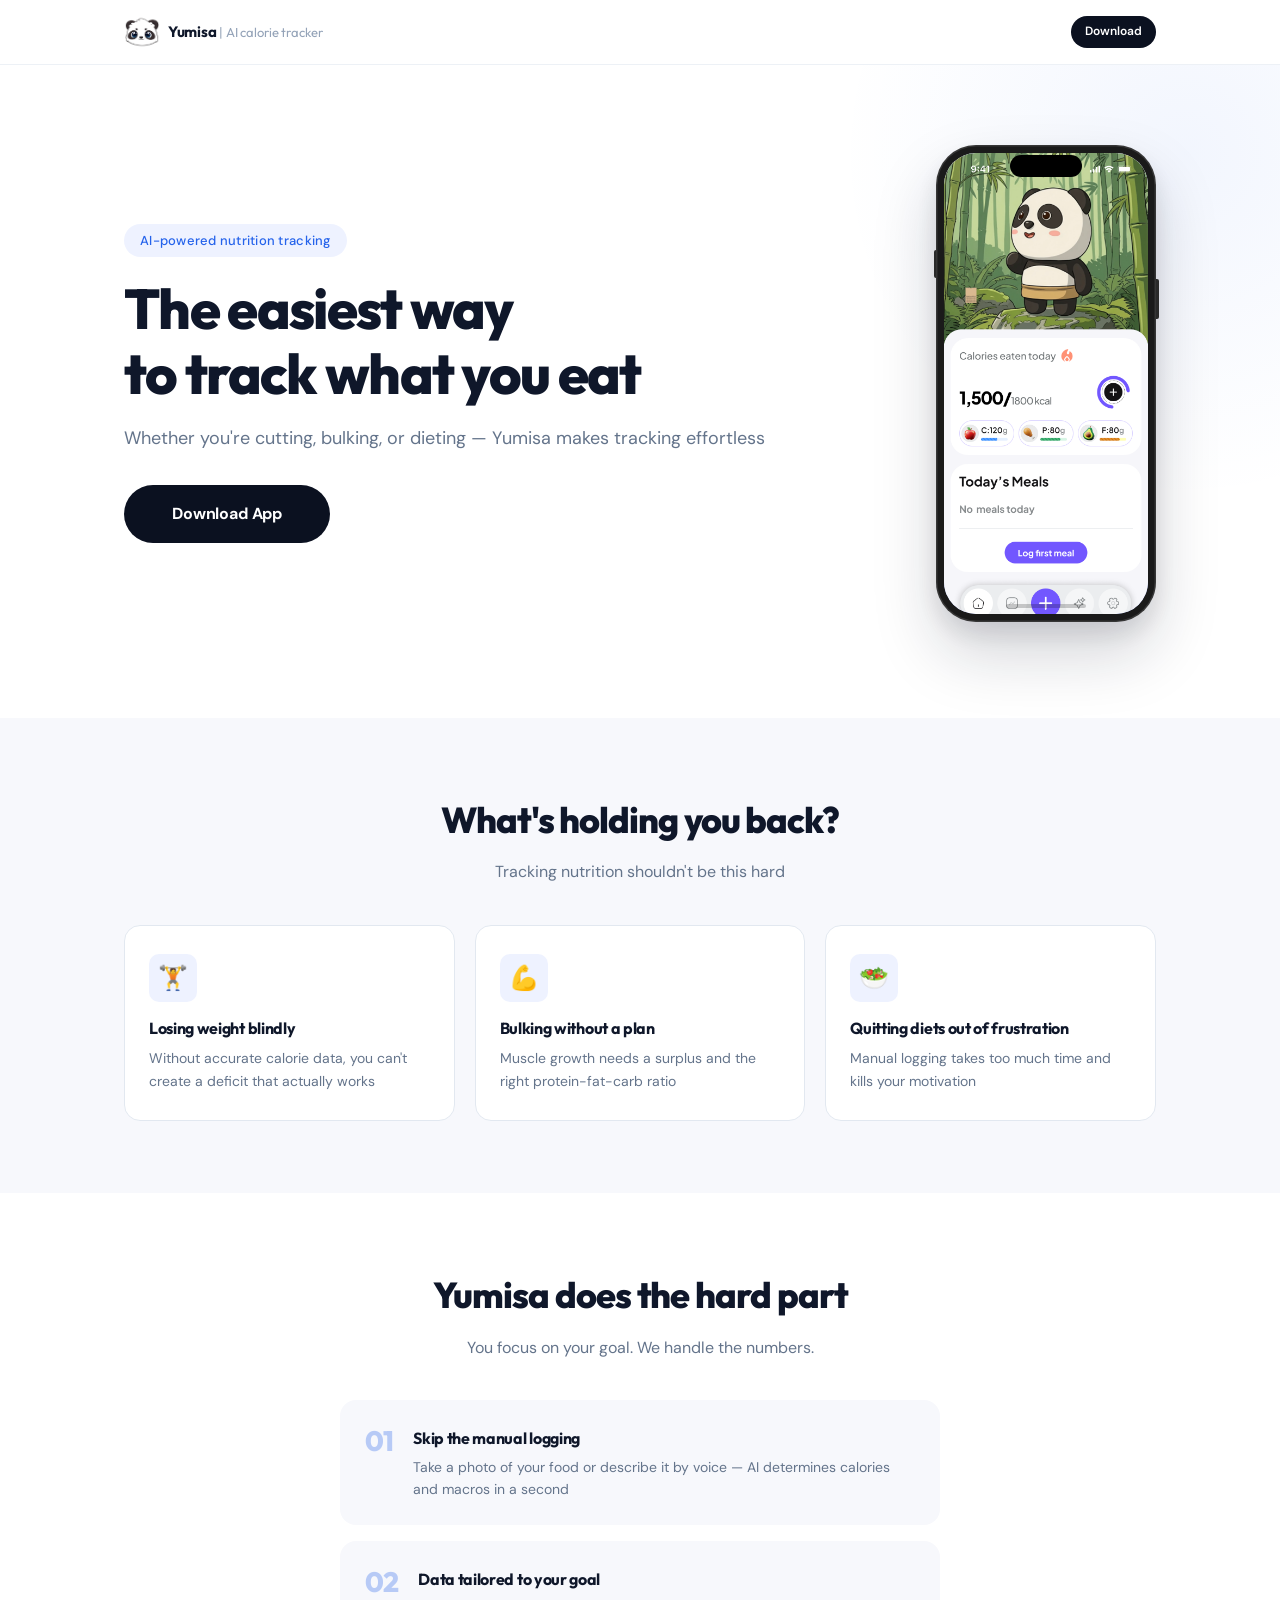
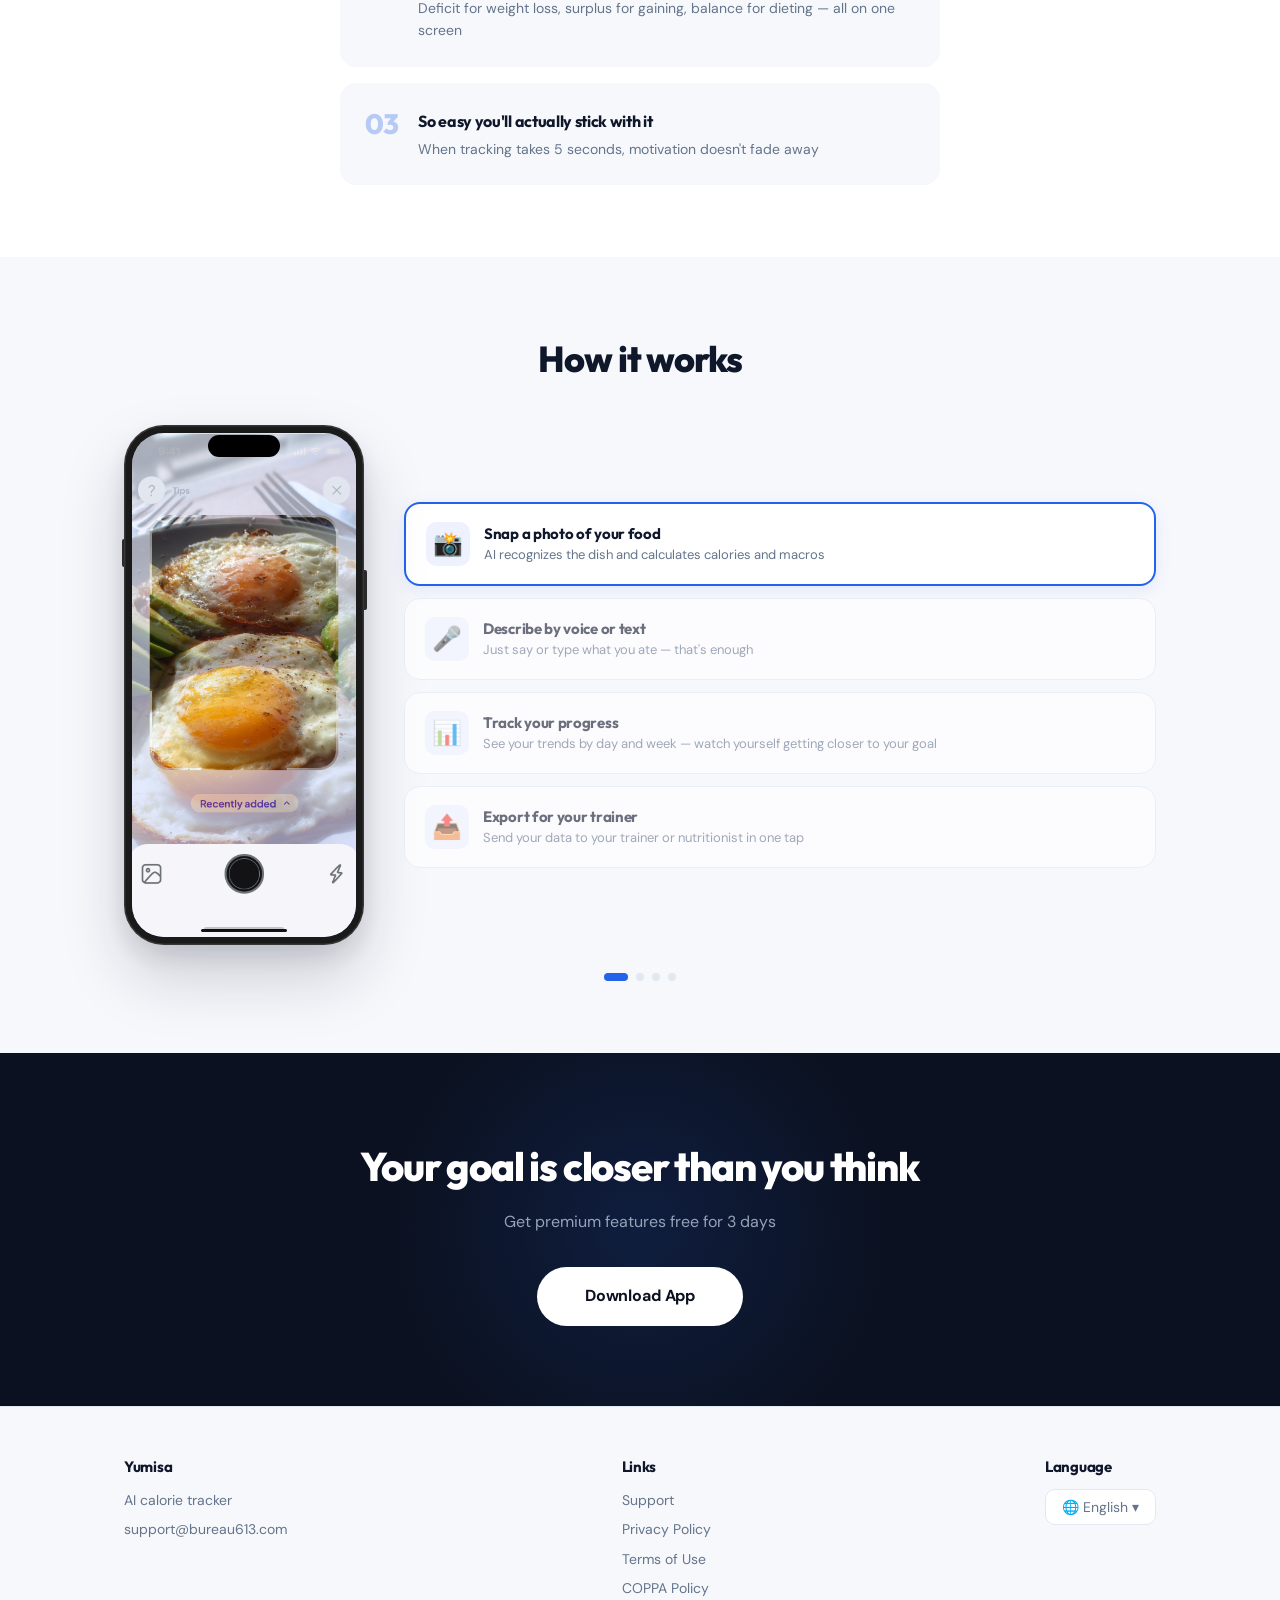
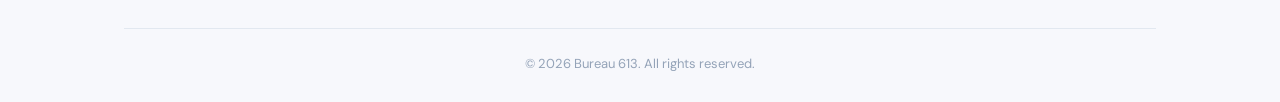
<file: index.html>
<!DOCTYPE html>
<html lang="en" dir="ltr">
<head>
  <meta charset="UTF-8">
  <meta name="viewport" content="width=device-width, initial-scale=1.0">
  <title>Yumisa — AI Calorie Tracker by Photo | Weight Loss, Muscle Gain, Diet Control</title>
  <meta name="description" content="Snap a photo of your food — get instant calorie and macro breakdown. Lose weight, gain muscle, or stick to your diet with Yumisa.">
  <meta property="og:title" content="Yumisa — AI Calorie Tracker by Photo">
  <meta property="og:description" content="Nutrition tracking made simple. Snap a photo — AI calculates calories and macros.">
  <meta property="og:type" content="website">
  <meta property="og:locale" content="en_US">
  <link rel="preconnect" href="https://fonts.googleapis.com">
  <link rel="preconnect" href="https://fonts.gstatic.com" crossorigin>
  <link href="https://fonts.googleapis.com/css2?family=DM+Sans:ital,opsz,wght@0,9..40,400;0,9..40,500;0,9..40,700;1,9..40,400&family=Manrope:wght@400;500;600;700;800&family=Outfit:wght@400;600;700;800;900&display=swap" rel="stylesheet">
  <link rel="stylesheet" href="styles.css">
</head>
<body>

  <header class="header">
    <div class="container header__inner">
      <a href="/" class="header__logo">
        <img src="logo.png" alt="Yumisa logo" class="header__logo-icon">
        <span class="header__logo-text"><strong>Yumisa</strong> <span class="header__logo-divider">|</span> <span class="header__logo-tagline">AI calorie tracker</span></span>
      </a>
      <a href="https://apps.apple.com/" class="header__cta" target="_blank" rel="noopener" data-i18n="header_cta">Download</a>
    </div>
  </header>

  <main>
    <section class="hero">
      <div class="hero__bg"></div>
      <div class="container hero__inner">
        <div class="hero__content anim-fade" data-anim="fade-up">
          <div class="hero__badge" data-i18n="hero_badge">AI-powered nutrition tracking</div>
          <h1 class="hero__title" data-i18n="hero_title">The easiest way<br>to track what you eat</h1>
          <p class="hero__subtitle" data-i18n="hero_subtitle">Whether you're cutting, bulking, or dieting — Yumisa makes tracking effortless</p>
          <div class="download-wrap">
            <a href="https://apps.apple.com/" class="download-button" target="_blank" rel="noopener" data-i18n="download_app">Download App</a>
          </div>
        </div>
        <div class="hero__phone anim-fade" data-anim="fade-up" style="animation-delay: 0.15s">
          <div class="phone-frame">
            <div class="phone-frame__notch"></div>
            <div class="phone-frame__screen">
              <img src="hero-screen.png" alt="Yumisa app — calorie tracking dashboard" class="phone-frame__img">
            </div>
          </div>
        </div>
      </div>
    </section>

    <section class="pains">
      <div class="container">
        <h2 class="section-title anim-fade" data-anim="fade-up" data-i18n="pains_title">What's holding you back?</h2>
        <p class="section-subtitle anim-fade" data-anim="fade-up" data-i18n="pains_subtitle">Tracking nutrition shouldn't be this hard</p>
        <div class="pains__grid">
          <div class="pain-card anim-fade" data-anim="fade-up" style="animation-delay: 0s">
            <div class="pain-card__icon-wrap"><span class="pain-card__icon">🏋️</span></div>
            <h3 class="pain-card__title" data-i18n="pain1_title">Losing weight blindly</h3>
            <p class="pain-card__text" data-i18n="pain1_text">Without accurate calorie data, you can't create a deficit that actually works</p>
          </div>
          <div class="pain-card anim-fade" data-anim="fade-up" style="animation-delay: 0.1s">
            <div class="pain-card__icon-wrap"><span class="pain-card__icon">💪</span></div>
            <h3 class="pain-card__title" data-i18n="pain2_title">Bulking without a plan</h3>
            <p class="pain-card__text" data-i18n="pain2_text">Muscle growth needs a surplus and the right protein-fat-carb ratio</p>
          </div>
          <div class="pain-card anim-fade" data-anim="fade-up" style="animation-delay: 0.2s">
            <div class="pain-card__icon-wrap"><span class="pain-card__icon">🥗</span></div>
            <h3 class="pain-card__title" data-i18n="pain3_title">Quitting diets out of frustration</h3>
            <p class="pain-card__text" data-i18n="pain3_text">Manual logging takes too much time and kills your motivation</p>
          </div>
        </div>
      </div>
    </section>

    <section class="solution">
      <div class="container">
        <h2 class="section-title anim-fade" data-anim="fade-up" data-i18n="solution_title">Yumisa does the hard part</h2>
        <p class="section-subtitle anim-fade" data-anim="fade-up" data-i18n="solution_subtitle">You focus on your goal. We handle the numbers.</p>
        <div class="solution__list">
          <div class="solution-item anim-fade" data-anim="fade-up" style="animation-delay: 0s">
            <div class="solution-item__number">01</div>
            <div class="solution-item__content">
              <h3 class="solution-item__title" data-i18n="sol1_title">Skip the manual logging</h3>
              <p class="solution-item__text" data-i18n="sol1_text">Take a photo of your food or describe it by voice — AI determines calories and macros in a second</p>
            </div>
          </div>
          <div class="solution-item anim-fade" data-anim="fade-up" style="animation-delay: 0.1s">
            <div class="solution-item__number">02</div>
            <div class="solution-item__content">
              <h3 class="solution-item__title" data-i18n="sol2_title">Data tailored to your goal</h3>
              <p class="solution-item__text" data-i18n="sol2_text">Deficit for weight loss, surplus for gaining, balance for dieting — all on one screen</p>
            </div>
          </div>
          <div class="solution-item anim-fade" data-anim="fade-up" style="animation-delay: 0.2s">
            <div class="solution-item__number">03</div>
            <div class="solution-item__content">
              <h3 class="solution-item__title" data-i18n="sol3_title">So easy you'll actually stick with it</h3>
              <p class="solution-item__text" data-i18n="sol3_text">When tracking takes 5 seconds, motivation doesn't fade away</p>
            </div>
          </div>
        </div>
      </div>
    </section>

    <section class="features">
      <div class="container">
        <h2 class="section-title anim-fade" data-anim="fade-up" data-i18n="features_title">How it works</h2>
        <div class="features__inner">
          <div class="features__phone" id="feature-swipe">
            <div class="phone-frame phone-frame--feature">
              <div class="phone-frame__notch"></div>
              <div class="phone-frame__screen" id="feature-screen">
                <img src="feature-snap_a_photo.png" alt="Photo analysis feature" class="phone-frame__img" id="feature-img">
              </div>
            </div>
          </div>
          <div class="features__mobile-text" id="feature-mobile-text">
            <h3 class="feature-mobile__title" data-i18n="feat1_title">Snap a photo of your food</h3>
            <p class="feature-mobile__text" data-i18n="feat1_text">AI recognizes the dish and calculates calories and macros</p>
          </div>
          <div class="features__list">
            <button class="feature-card feature-card--active" data-img="feature-snap_a_photo.png" data-index="0" data-i18n-title="feat1_title" data-i18n-text="feat1_text">
              <span class="feature-card__icon">📸</span>
              <div class="feature-card__content">
                <h3 class="feature-card__title" data-i18n="feat1_title">Snap a photo of your food</h3>
                <p class="feature-card__text" data-i18n="feat1_text">AI recognizes the dish and calculates calories and macros</p>
              </div>
            </button>
            <button class="feature-card" data-img="feature-describing-meal.png" data-index="1" data-i18n-title="feat2_title" data-i18n-text="feat2_text">
              <span class="feature-card__icon">🎤</span>
              <div class="feature-card__content">
                <h3 class="feature-card__title" data-i18n="feat2_title">Describe by voice or text</h3>
                <p class="feature-card__text" data-i18n="feat2_text">Just say or type what you ate — that's enough</p>
              </div>
            </button>
            <button class="feature-card" data-img="feature-track-progress.png" data-index="2" data-i18n-title="feat3_title" data-i18n-text="feat3_text">
              <span class="feature-card__icon">📊</span>
              <div class="feature-card__content">
                <h3 class="feature-card__title" data-i18n="feat3_title">Track your progress</h3>
                <p class="feature-card__text" data-i18n="feat3_text">See your trends by day and week — watch yourself getting closer to your goal</p>
              </div>
            </button>
            <button class="feature-card" data-img="feature-export.png" data-index="3" data-i18n-title="feat4_title" data-i18n-text="feat4_text">
              <span class="feature-card__icon">📤</span>
              <div class="feature-card__content">
                <h3 class="feature-card__title" data-i18n="feat4_title">Export for your trainer</h3>
                <p class="feature-card__text" data-i18n="feat4_text">Send your data to your trainer or nutritionist in one tap</p>
              </div>
            </button>
          </div>
        </div>
        <div class="features__dots" id="feature-dots">
          <span class="dot dot--active" data-index="0"></span>
          <span class="dot" data-index="1"></span>
          <span class="dot" data-index="2"></span>
          <span class="dot" data-index="3"></span>
        </div>
      </div>
    </section>

    <section class="cta">
      <div class="cta__glow"></div>
      <div class="container cta__inner">
        <h2 class="cta__title anim-fade" data-anim="fade-up" data-i18n="cta_title">Your goal is closer than you think</h2>
        <p class="cta__subtitle anim-fade" data-anim="fade-up" data-i18n="cta_subtitle">Get premium features free for 3 days</p>
        <div class="download-wrap download-wrap--center anim-fade" data-anim="fade-up">
          <a href="https://apps.apple.com/" class="download-button download-button--light" target="_blank" rel="noopener" data-i18n="download_app">Download App</a>
        </div>
      </div>
    </section>
  </main>

  <footer class="footer">
    <div class="container footer__inner">
      <div class="footer__col">
        <strong class="footer__heading">Yumisa</strong>
        <span class="footer__text">AI calorie tracker</span>
        <a href="mailto:support@bureau613.com" class="footer__link">support@bureau613.com</a>
      </div>
      <div class="footer__col">
        <strong class="footer__heading" data-i18n="footer_links">Links</strong>
        <a href="support.html" class="footer__link" data-i18n="footer_support">Support</a>
        <a href="privacy-policy.html" class="footer__link" data-i18n="footer_privacy">Privacy Policy</a>
        <a href="terms-of-use.html" class="footer__link" data-i18n="footer_terms">Terms of Use</a>
        <a href="coppa-policy.html" class="footer__link" data-i18n="footer_coppa">COPPA Policy</a>
      </div>
      <div class="footer__col">
        <strong class="footer__heading" data-i18n="footer_lang_label">Language</strong>
        <div class="lang-picker" id="lang-picker">
          <button class="lang-picker__toggle" id="lang-toggle">🌐 English ▾</button>
          <div class="lang-picker__dropdown" id="lang-dropdown">
            <button class="lang-picker__option lang-picker__option--active" data-lang="en">English</button>
            <button class="lang-picker__option" data-lang="ru">Русский</button>
            <button class="lang-picker__option" data-lang="de">Deutsch</button>
            <button class="lang-picker__option" data-lang="pt">Português</button>
            <button class="lang-picker__option" data-lang="fr">Français</button>
            <button class="lang-picker__option" data-lang="ar">العربية</button>
          </div>
        </div>
      </div>
    </div>
    <div class="container">
      <p class="footer__copy" data-i18n="footer_copy">&copy; 2026 Bureau 613. All rights reserved.</p>
    </div>
  </footer>

  <script>
  (function () {
    /* === Translations === */
    var T = {
      en: {
        header_cta: 'Download',
        hero_badge: 'AI-powered nutrition tracking',
        hero_title: 'The easiest way<br>to track what you eat',
        hero_subtitle: "Whether you're cutting, bulking, or dieting — Yumisa makes tracking effortless",
        download_app: 'Download App',
        pains_title: "What's holding you back?",
        pains_subtitle: "Tracking nutrition shouldn't be this hard",
        pain1_title: 'Losing weight blindly',
        pain1_text: "Without accurate calorie data, you can't create a deficit that actually works",
        pain2_title: 'Bulking without a plan',
        pain2_text: 'Muscle growth needs a surplus and the right protein-fat-carb ratio',
        pain3_title: 'Quitting diets out of frustration',
        pain3_text: 'Manual logging takes too much time and kills your motivation',
        solution_title: 'Yumisa does the hard part',
        solution_subtitle: 'You focus on your goal. We handle the numbers.',
        sol1_title: 'Skip the manual logging',
        sol1_text: 'Take a photo of your food or describe it by voice — AI determines calories and macros in a second',
        sol2_title: 'Data tailored to your goal',
        sol2_text: 'Deficit for weight loss, surplus for gaining, balance for dieting — all on one screen',
        sol3_title: "So easy you'll actually stick with it",
        sol3_text: "When tracking takes 5 seconds, motivation doesn't fade away",
        features_title: 'How it works',
        feat1_title: 'Snap a photo of your food',
        feat1_text: 'AI recognizes the dish and calculates calories and macros',
        feat2_title: 'Describe by voice or text',
        feat2_text: "Just say or type what you ate — that's enough",
        feat3_title: 'Track your progress',
        feat3_text: 'See your trends by day and week — watch yourself getting closer to your goal',
        feat4_title: 'Export for your trainer',
        feat4_text: 'Send your data to your trainer or nutritionist in one tap',
        cta_title: 'Your goal is closer than you think',
        cta_subtitle: 'Get premium features free for 3 days',
        footer_links: 'Links',
        footer_support: 'Support',
        footer_privacy: 'Privacy Policy',
        footer_terms: 'Terms of Use',
        footer_coppa: 'COPPA Policy',
        footer_lang_label: 'Language',
        footer_copy: '&copy; 2026 Bureau 613. All rights reserved.',
        lang_name: 'English'
      },
      ru: {
        header_cta: 'Скачать',
        hero_badge: 'Умный трекер питания на базе AI',
        hero_title: 'Самый простой способ<br>следить за питанием',
        hero_subtitle: 'Худей, набирай массу или придерживайся диеты — Yumisa делает контроль питания простым',
        download_app: 'Скачать приложение',
        pains_title: 'Что мешает достичь цели?',
        pains_subtitle: 'Контроль питания не должен быть таким сложным',
        pain1_title: 'Худеешь вслепую',
        pain1_text: 'Без точных данных о калориях невозможно создать дефицит, который реально работает',
        pain2_title: 'Набираешь массу без плана',
        pain2_text: 'Для роста мышц нужен профицит и правильное соотношение белков, жиров и углеводов',
        pain3_title: 'Бросаешь диету от усталости',
        pain3_text: 'Записывать каждый продукт вручную — долго и убивает мотивацию',
        solution_title: 'Yumisa берёт рутину на себя',
        solution_subtitle: 'Ты фокусируешься на цели — приложение считает за тебя',
        sol1_title: 'Забудь про ручной ввод',
        sol1_text: 'Сфотографируй еду или опиши голосом — AI определит калории и БЖУ за секунду',
        sol2_title: 'Данные под твою цель',
        sol2_text: 'Дефицит для похудения, профицит для набора, баланс для диеты — всё на одном экране',
        sol3_title: 'Настолько просто, что не бросишь',
        sol3_text: 'Когда контроль питания занимает 5 секунд, мотивация не пропадает',
        features_title: 'Как это работает',
        feat1_title: 'Сфотографируй еду',
        feat1_text: 'AI распознает блюдо и посчитает калории и БЖУ',
        feat2_title: 'Опиши голосом или текстом',
        feat2_text: 'Скажи или напиши, что ты съел — этого достаточно',
        feat3_title: 'Следи за прогрессом',
        feat3_text: 'Смотри динамику по дням и неделям — наблюдай, как приближаешься к цели',
        feat4_title: 'Выгрузка для тренера',
        feat4_text: 'Отправь данные своему тренеру или нутрициологу в один клик',
        cta_title: 'Твоя цель ближе, чем кажется',
        cta_subtitle: 'Получи премиум-функции на 3 дня бесплатно',
        footer_links: 'Ссылки',
        footer_support: 'Поддержка',
        footer_privacy: 'Политика конфиденциальности',
        footer_terms: 'Условия использования',
        footer_coppa: 'Политика COPPA',
        footer_lang_label: 'Язык',
        footer_copy: '&copy; 2026 Bureau 613. Все права защищены.',
        lang_name: 'Русский'
      },
      de: {
        header_cta: 'Laden',
        hero_badge: 'KI-gestütztes Ernährungs-Tracking',
        hero_title: 'Kalorien zählen<br>war noch nie so einfach',
        hero_subtitle: 'Abnehmen, Muskeln aufbauen oder Diät halten — Yumisa macht Ernährungstracking mühelos',
        download_app: 'App herunterladen',
        pains_title: 'Was hält dich zurück?',
        pains_subtitle: 'Ernährung tracken sollte nicht so kompliziert sein',
        pain1_title: 'Abnehmen ohne Überblick',
        pain1_text: 'Ohne genaue Kaloriendaten kannst du kein Defizit aufbauen, das wirklich funktioniert',
        pain2_title: 'Muskelaufbau ohne Plan',
        pain2_text: 'Für Muskelwachstum brauchst du einen Überschuss und das richtige Verhältnis von Protein, Fett und Kohlenhydraten',
        pain3_title: 'Diäten aufgeben aus Frust',
        pain3_text: 'Jedes Lebensmittel einzeln einzutragen kostet zu viel Zeit und Motivation',
        solution_title: 'Yumisa übernimmt die Arbeit',
        solution_subtitle: 'Du konzentrierst dich auf dein Ziel. Wir kümmern uns um die Zahlen.',
        sol1_title: 'Schluss mit manuellem Eintragen',
        sol1_text: 'Fotografiere dein Essen oder beschreibe es per Sprache — die KI berechnet Kalorien und Makros in Sekunden',
        sol2_title: 'Daten, die zu deinem Ziel passen',
        sol2_text: 'Defizit zum Abnehmen, Überschuss zum Aufbauen, Balance für die Diät — alles auf einen Blick',
        sol3_title: 'So einfach, dass du dranbleibst',
        sol3_text: 'Wenn Tracking nur 5 Sekunden dauert, bleibt die Motivation erhalten',
        features_title: 'So funktioniert es',
        feat1_title: 'Fotografiere dein Essen',
        feat1_text: 'Die KI erkennt das Gericht und berechnet Kalorien und Makros',
        feat2_title: 'Per Sprache oder Text beschreiben',
        feat2_text: 'Sag oder tippe einfach, was du gegessen hast — das reicht',
        feat3_title: 'Verfolge deinen Fortschritt',
        feat3_text: 'Sieh deine Trends nach Tag und Woche — beobachte, wie du deinem Ziel näher kommst',
        feat4_title: 'Export für deinen Trainer',
        feat4_text: 'Sende deine Daten an deinen Trainer oder Ernährungsberater mit einem Tipp',
        cta_title: 'Dein Ziel ist näher als du denkst',
        cta_subtitle: '3 Tage Premium-Funktionen kostenlos testen',
        footer_links: 'Links',
        footer_support: 'Support',
        footer_privacy: 'Datenschutzrichtlinie',
        footer_terms: 'Nutzungsbedingungen',
        footer_coppa: 'COPPA-Richtlinie',
        footer_lang_label: 'Sprache',
        footer_copy: '&copy; 2026 Bureau 613. Alle Rechte vorbehalten.',
        lang_name: 'Deutsch'
      },
      pt: {
        header_cta: 'Baixar',
        hero_badge: 'Acompanhamento nutricional com IA',
        hero_title: 'O jeito mais fácil<br>de acompanhar sua alimentação',
        hero_subtitle: 'Emagrecendo, ganhando massa ou seguindo dieta — o Yumisa facilita o controle nutricional',
        download_app: 'Baixar App',
        pains_title: 'O que está te impedindo?',
        pains_subtitle: 'Controlar a alimentação não deveria ser tão difícil',
        pain1_title: 'Emagrecer no escuro',
        pain1_text: 'Sem dados precisos de calorias, é impossível manter um déficit que realmente funcione',
        pain2_title: 'Ganhar massa sem controle',
        pain2_text: 'Para crescer, você precisa de superávit e a proporção certa de proteínas, gorduras e carboidratos',
        pain3_title: 'Desistir da dieta por frustração',
        pain3_text: 'Registrar cada alimento manualmente consome tempo demais e acaba com a motivação',
        solution_title: 'O Yumisa faz o trabalho pesado',
        solution_subtitle: 'Você foca no seu objetivo. A gente cuida dos números.',
        sol1_title: 'Esqueça o registro manual',
        sol1_text: 'Tire uma foto da comida ou descreva por voz — a IA calcula calorias e macros em segundos',
        sol2_title: 'Dados sob medida pro seu objetivo',
        sol2_text: 'Déficit pra emagrecer, superávit pra ganhar, equilíbrio pra dieta — tudo na mesma tela',
        sol3_title: 'Tão fácil que você vai manter o hábito',
        sol3_text: 'Quando o controle leva 5 segundos, a motivação não vai embora',
        features_title: 'Como funciona',
        feat1_title: 'Tire uma foto da refeição',
        feat1_text: 'A IA reconhece o prato e calcula calorias e macros',
        feat2_title: 'Descreva por voz ou texto',
        feat2_text: 'Diga ou digite o que comeu — simples assim',
        feat3_title: 'Acompanhe seu progresso',
        feat3_text: 'Veja suas tendências por dia e semana — acompanhe sua evolução rumo ao objetivo',
        feat4_title: 'Exporte para seu nutricionista',
        feat4_text: 'Envie seus dados para o nutricionista ou personal com um toque',
        cta_title: 'Seu objetivo está mais perto do que imagina',
        cta_subtitle: 'Teste as funções premium grátis por 3 dias',
        footer_links: 'Links',
        footer_support: 'Suporte',
        footer_privacy: 'Política de Privacidade',
        footer_terms: 'Termos de Uso',
        footer_coppa: 'Política COPPA',
        footer_lang_label: 'Idioma',
        footer_copy: '&copy; 2026 Bureau 613. Todos os direitos reservados.',
        lang_name: 'Português'
      },
      fr: {
        header_cta: 'Télécharger',
        hero_badge: 'Suivi nutritionnel propulsé par l\'IA',
        hero_title: 'La façon la plus simple<br>de suivre votre alimentation',
        hero_subtitle: 'Perte de poids, prise de masse ou régime — Yumisa simplifie le suivi nutritionnel',
        download_app: 'Télécharger l\'app',
        pains_title: 'Qu\'est-ce qui vous freine ?',
        pains_subtitle: 'Suivre son alimentation ne devrait pas être aussi compliqué',
        pain1_title: 'Perdre du poids à l\'aveugle',
        pain1_text: 'Sans données caloriques précises, impossible de créer un déficit qui fonctionne vraiment',
        pain2_title: 'Prendre du muscle sans plan',
        pain2_text: 'La croissance musculaire exige un surplus et le bon ratio protéines-lipides-glucides',
        pain3_title: 'Abandonner ses régimes par frustration',
        pain3_text: 'Saisir chaque aliment manuellement prend trop de temps et tue la motivation',
        solution_title: 'Yumisa s\'occupe du plus dur',
        solution_subtitle: 'Concentrez-vous sur votre objectif. On gère les chiffres.',
        sol1_title: 'Fini la saisie manuelle',
        sol1_text: 'Prenez en photo votre repas ou décrivez-le à la voix — l\'IA calcule calories et macros en une seconde',
        sol2_title: 'Des données adaptées à votre objectif',
        sol2_text: 'Déficit pour maigrir, surplus pour prendre, équilibre pour le régime — tout sur un seul écran',
        sol3_title: 'Si simple que vous allez vraiment tenir',
        sol3_text: 'Quand le suivi prend 5 secondes, la motivation reste intacte',
        features_title: 'Comment ça marche',
        feat1_title: 'Photographiez votre repas',
        feat1_text: 'L\'IA reconnaît le plat et calcule les calories et macros',
        feat2_title: 'Décrivez à la voix ou par texte',
        feat2_text: 'Dites ou tapez ce que vous avez mangé — c\'est tout',
        feat3_title: 'Suivez votre progression',
        feat3_text: 'Visualisez vos tendances par jour et par semaine — voyez-vous vous rapprocher de votre objectif',
        feat4_title: 'Export pour votre coach',
        feat4_text: 'Envoyez vos données à votre coach ou nutritionniste en un clic',
        cta_title: 'Votre objectif est plus proche que vous ne le pensez',
        cta_subtitle: 'Profitez des fonctions premium gratuitement pendant 3 jours',
        footer_links: 'Liens',
        footer_support: 'Assistance',
        footer_privacy: 'Politique de confidentialité',
        footer_terms: 'Conditions d\'utilisation',
        footer_coppa: 'Politique COPPA',
        footer_lang_label: 'Langue',
        footer_copy: '&copy; 2026 Bureau 613. Tous droits réservés.',
        lang_name: 'Français'
      },
      ar: {
        header_cta: 'تحميل',
        hero_badge: 'تتبع غذائي مدعوم بالذكاء الاصطناعي',
        hero_title: 'أسهل طريقة<br>لتتبع ما تأكله',
        hero_subtitle: 'سواء كنت تخسر وزناً أو تبني عضلات أو تتبع حمية — Yumisa يجعل التتبع سهلاً',
        download_app: 'تحميل التطبيق',
        pains_title: 'ما الذي يعيقك؟',
        pains_subtitle: 'تتبع التغذية لا ينبغي أن يكون بهذه الصعوبة',
        pain1_title: 'إنقاص الوزن بدون بيانات',
        pain1_text: 'بدون بيانات دقيقة عن السعرات، لا يمكنك إنشاء عجز غذائي فعّال',
        pain2_title: 'بناء العضلات بدون خطة',
        pain2_text: 'نمو العضلات يحتاج فائضاً غذائياً والنسبة الصحيحة من البروتين والدهون والكربوهيدرات',
        pain3_title: 'التخلي عن الحمية بسبب التعقيد',
        pain3_text: 'تسجيل كل وجبة يدوياً يستهلك وقتاً كبيراً ويقتل الحافز',
        solution_title: 'Yumisa يتولى الجزء الصعب',
        solution_subtitle: 'ركّز على هدفك. نحن نتولى الأرقام.',
        sol1_title: 'تخلّص من التسجيل اليدوي',
        sol1_text: 'صوّر وجبتك أو صِفها بصوتك — الذكاء الاصطناعي يحسب السعرات والعناصر الغذائية في ثانية',
        sol2_title: 'بيانات مصممة لهدفك',
        sol2_text: 'عجز لإنقاص الوزن، فائض لبناء العضلات، توازن للحمية — الكل في شاشة واحدة',
        sol3_title: 'سهل جداً لدرجة أنك ستلتزم فعلاً',
        sol3_text: 'عندما يستغرق التتبع 5 ثوانٍ فقط، الحافز لا يختفي',
        features_title: 'كيف يعمل',
        feat1_title: 'صوّر وجبتك',
        feat1_text: 'الذكاء الاصطناعي يتعرف على الطبق ويحسب السعرات والعناصر الغذائية',
        feat2_title: 'صِف بالصوت أو الكتابة',
        feat2_text: 'قُل أو اكتب ما أكلته — هذا كل ما تحتاجه',
        feat3_title: 'تابع تقدمك',
        feat3_text: 'شاهد اتجاهاتك يومياً وأسبوعياً — راقب اقترابك من هدفك',
        feat4_title: 'تصدير لمدربك',
        feat4_text: 'أرسل بياناتك لمدربك أو أخصائي التغذية بنقرة واحدة',
        cta_title: 'هدفك أقرب مما تتصور',
        cta_subtitle: 'احصل على الميزات المميزة مجاناً لمدة 3 أيام',
        footer_links: 'روابط',
        footer_support: 'الدعم',
        footer_privacy: 'سياسة الخصوصية',
        footer_terms: 'شروط الاستخدام',
        footer_coppa: 'سياسة COPPA',
        footer_lang_label: 'اللغة',
        footer_copy: '&copy; 2026 Bureau 613. جميع الحقوق محفوظة.',
        lang_name: 'العربية'
      }
    };

    var RTL_LANGS = ['ar'];
    var CYRILLIC_LANGS = ['ru'];
    var currentLang = 'en';

    function setLang(lang) {
      currentLang = lang;
      var strings = T[lang];
      if (!strings) return;

      // Update all data-i18n elements
      document.querySelectorAll('[data-i18n]').forEach(function (el) {
        var key = el.getAttribute('data-i18n');
        if (strings[key]) el.innerHTML = strings[key];
      });

      // Switch fonts for Cyrillic
      var isCyrillic = CYRILLIC_LANGS.indexOf(lang) !== -1;
      document.documentElement.style.setProperty('--font-display', isCyrillic
        ? "'Manrope', -apple-system, sans-serif"
        : "'Outfit', -apple-system, sans-serif");
      document.documentElement.style.setProperty('--font-body', isCyrillic
        ? "'Manrope', -apple-system, sans-serif"
        : "'DM Sans', -apple-system, sans-serif");

      // Update feature card data-title/data-text for JS switching
      document.querySelectorAll('[data-i18n-title]').forEach(function (el) {
        var titleKey = el.getAttribute('data-i18n-title');
        var textKey = el.getAttribute('data-i18n-text');
        if (strings[titleKey]) el.setAttribute('data-title', strings[titleKey]);
        if (strings[textKey]) el.setAttribute('data-text', strings[textKey]);
      });

      // RTL
      var isRtl = RTL_LANGS.indexOf(lang) !== -1;
      document.documentElement.setAttribute('dir', isRtl ? 'rtl' : 'ltr');
      document.documentElement.setAttribute('lang', lang);

      // Update lang toggle text
      document.getElementById('lang-toggle').textContent = '🌐 ' + strings.lang_name + ' ▾';

      // Update active state in dropdown
      document.querySelectorAll('.lang-picker__option').forEach(function (opt) {
        opt.classList.toggle('lang-picker__option--active', opt.getAttribute('data-lang') === lang);
      });

      // Re-activate current feature to refresh mobile text
      if (typeof activateFeature === 'function') activateFeature(currentFeature);

      // Persist choice
      try { localStorage.setItem('yumisa-lang', lang); } catch (e) {}
    }

    /* === Language Picker === */
    var toggle = document.getElementById('lang-toggle');
    var dropdown = document.getElementById('lang-dropdown');

    toggle.addEventListener('click', function () {
      dropdown.classList.toggle('lang-picker__dropdown--open');
    });

    document.querySelectorAll('.lang-picker__option').forEach(function (opt) {
      opt.addEventListener('click', function () {
        setLang(opt.getAttribute('data-lang'));
        dropdown.classList.remove('lang-picker__dropdown--open');
      });
    });

    document.addEventListener('click', function (e) {
      if (!e.target.closest('.lang-picker')) {
        dropdown.classList.remove('lang-picker__dropdown--open');
      }
    });

    /* === Feature Switching === */
    var cards = document.querySelectorAll('.feature-card');
    var dots = document.querySelectorAll('.dot');
    var screen = document.getElementById('feature-screen');
    var mobileText = document.getElementById('feature-mobile-text');
    var swipeArea = document.getElementById('feature-swipe');
    var currentFeature = 0;
    var total = cards.length;

    function activateFeature(index) {
      currentFeature = index;
      cards.forEach(function (c) { c.classList.remove('feature-card--active'); });
      dots.forEach(function (d) { d.classList.remove('dot--active'); });
      cards[index].classList.add('feature-card--active');
      dots[index].classList.add('dot--active');

      var imgSrc = cards[index].getAttribute('data-img');
      var title = cards[index].getAttribute('data-title') || cards[index].querySelector('.feature-card__title').textContent;
      var text = cards[index].getAttribute('data-text') || cards[index].querySelector('.feature-card__text').textContent;

      screen.style.opacity = '0';
      setTimeout(function () {
        screen.innerHTML = '<img src="' + imgSrc + '" alt="' + title + '" class="phone-frame__img">';
        screen.style.opacity = '1';
      }, 150);

      mobileText.innerHTML =
        '<h3 class="feature-mobile__title">' + title + '</h3>' +
        '<p class="feature-mobile__text">' + text + '</p>';
    }

    // Expose for language switcher
    window.activateFeature = activateFeature;
    window.currentFeature = 0;
    Object.defineProperty(window, 'currentFeature', {
      get: function () { return currentFeature; },
      set: function (v) { currentFeature = v; }
    });

    cards.forEach(function (card, i) {
      card.addEventListener('click', function () { activateFeature(i); });
    });

    dots.forEach(function (dot, i) {
      dot.addEventListener('click', function () { activateFeature(i); });
    });

    var startX = 0;
    swipeArea.addEventListener('touchstart', function (e) {
      startX = e.touches[0].clientX;
    }, { passive: true });

    swipeArea.addEventListener('touchend', function (e) {
      var diff = startX - e.changedTouches[0].clientX;
      if (Math.abs(diff) > 40) {
        if (diff > 0 && currentFeature < total - 1) activateFeature(currentFeature + 1);
        if (diff < 0 && currentFeature > 0) activateFeature(currentFeature - 1);
      }
    }, { passive: true });

    /* === Scroll Animations === */
    var animEls = document.querySelectorAll('.anim-fade');
    var observer = new IntersectionObserver(function (entries) {
      entries.forEach(function (entry) {
        if (entry.isIntersecting) {
          entry.target.classList.add('anim-visible');
          observer.unobserve(entry.target);
        }
      });
    }, { threshold: 0.15 });
    animEls.forEach(function (el) { observer.observe(el); });

    /* === Init: restore saved language === */
    try {
      var saved = localStorage.getItem('yumisa-lang');
      if (saved && T[saved]) setLang(saved);
    } catch (e) {}
  })();
  </script>
</body>
</html>
</file>
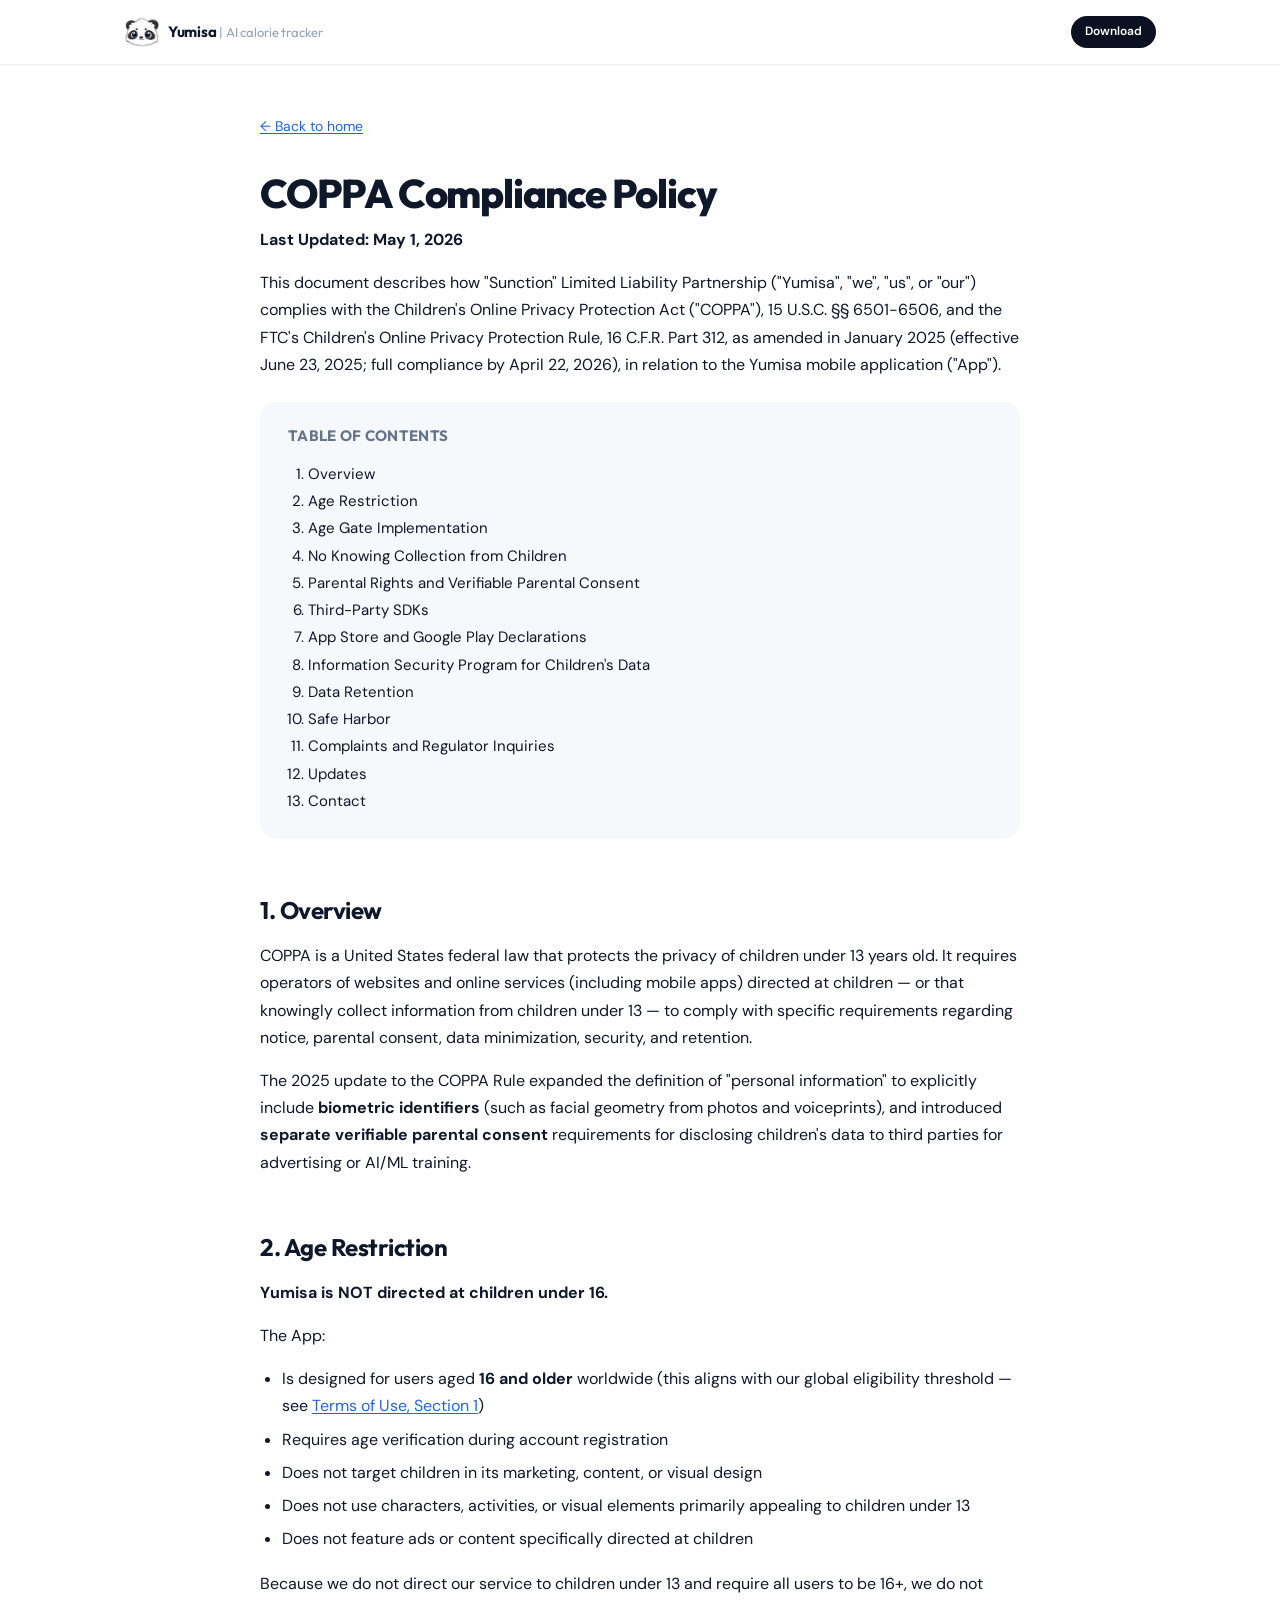
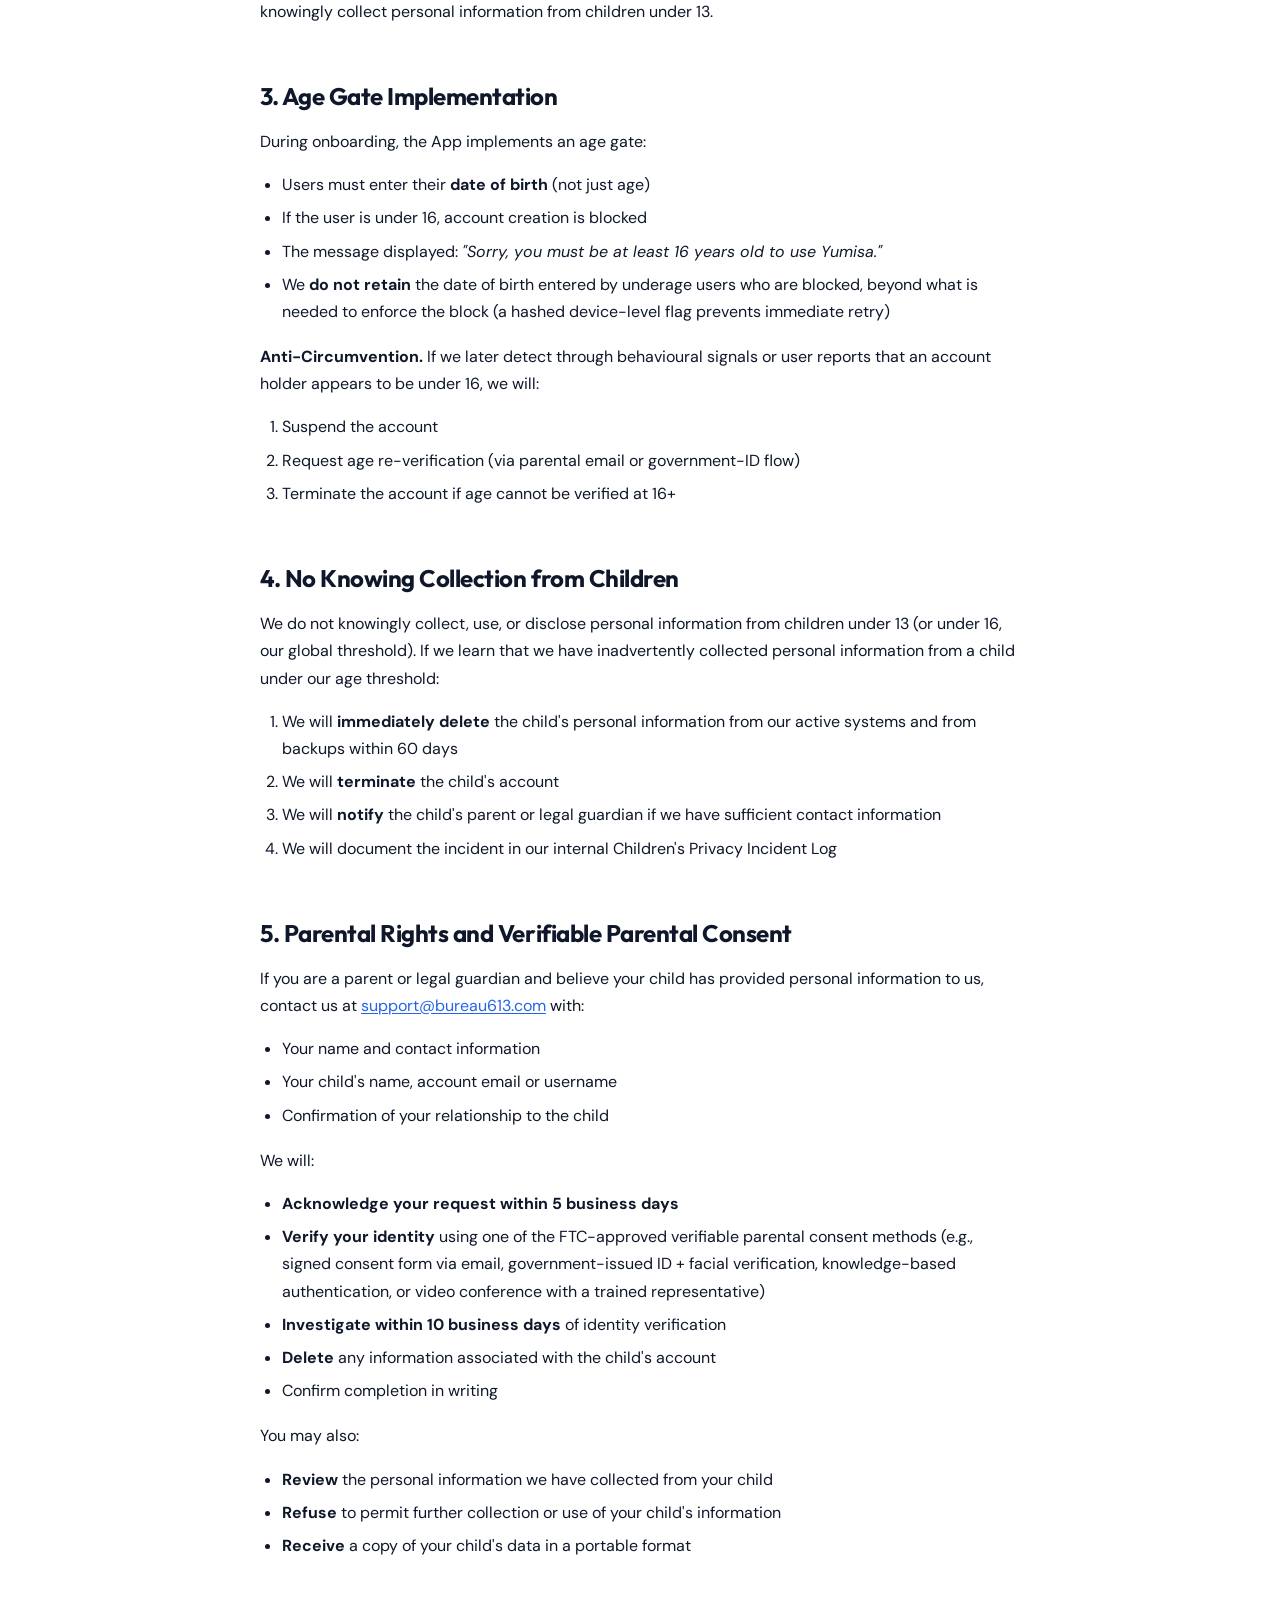
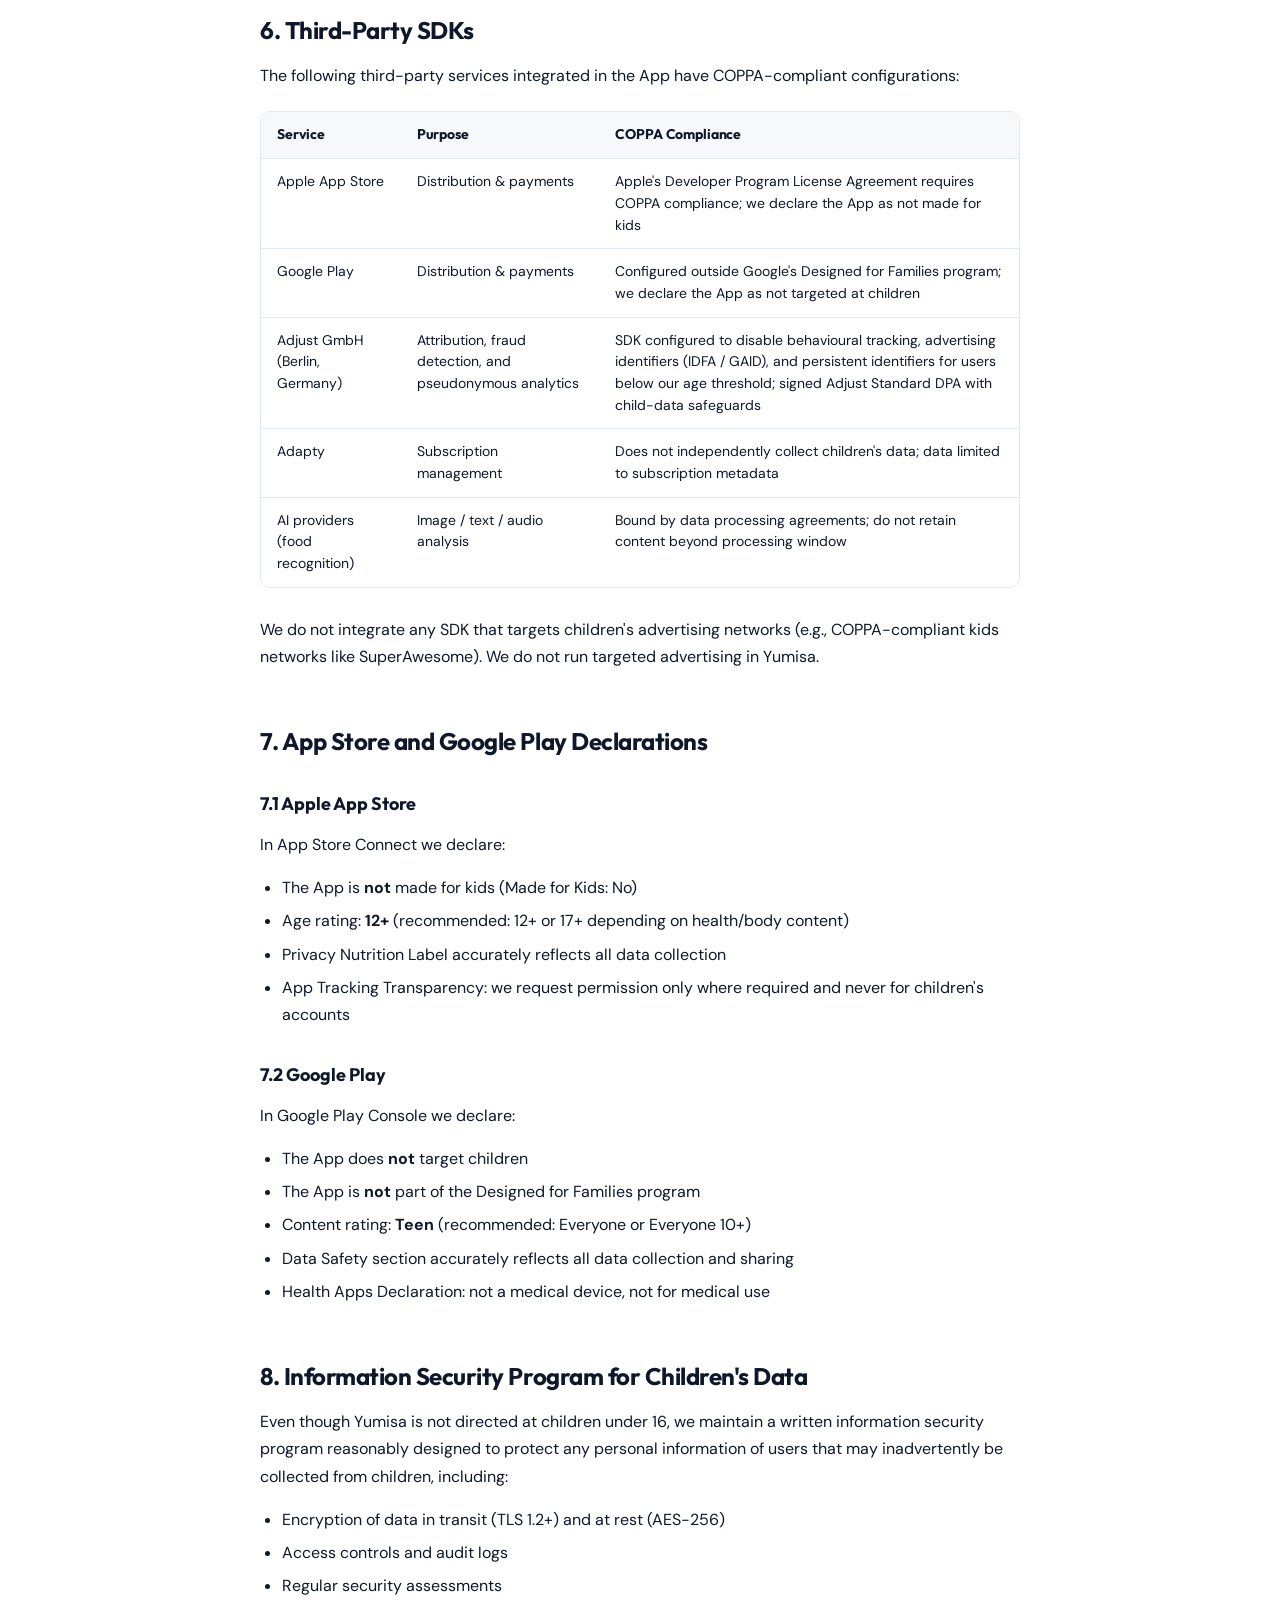
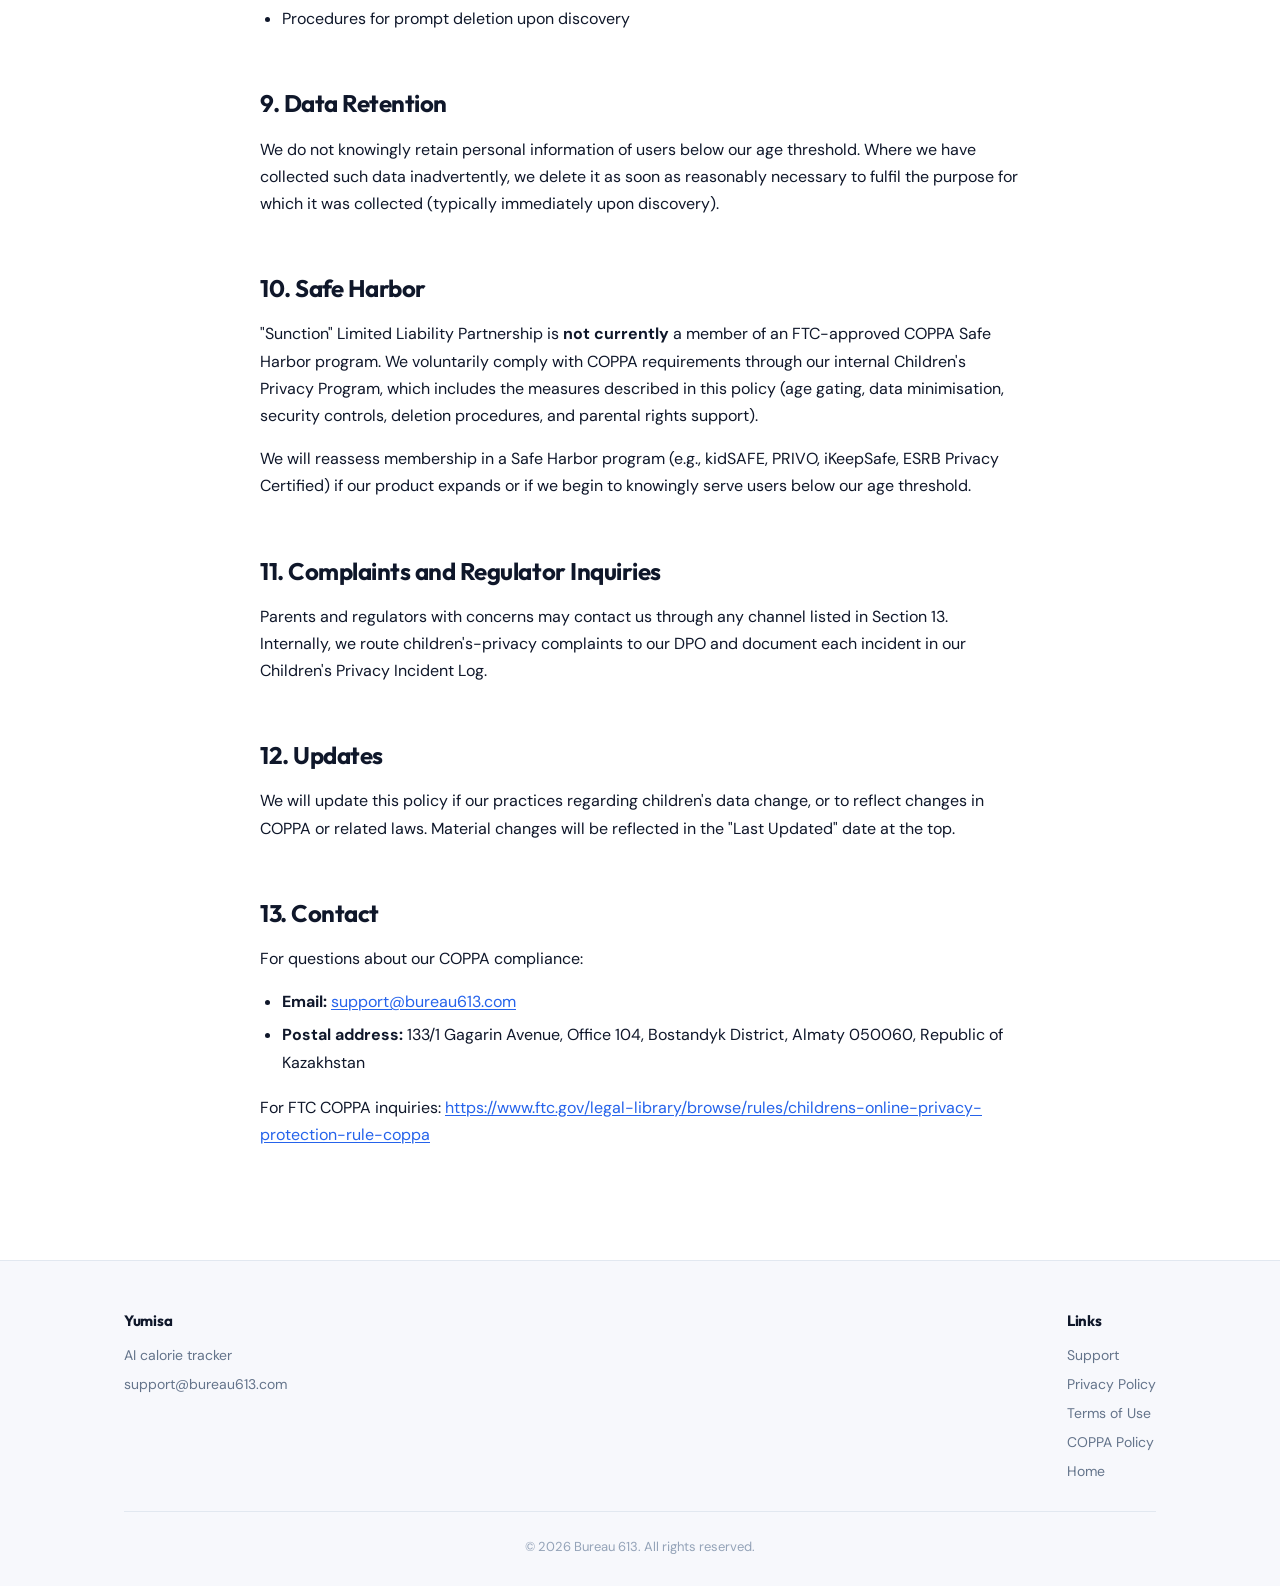
<file: coppa-policy.html>
<!DOCTYPE html>
<html lang="en" dir="ltr">
<head>
  <meta charset="UTF-8">
  <meta name="viewport" content="width=device-width, initial-scale=1.0">
  <title>COPPA Policy — Yumisa</title>
  <meta name="description" content="How Yumisa complies with the Children's Online Privacy Protection Act (COPPA).">
  <meta name="robots" content="index, follow">
  <link rel="preconnect" href="https://fonts.googleapis.com">
  <link rel="preconnect" href="https://fonts.gstatic.com" crossorigin>
  <link href="https://fonts.googleapis.com/css2?family=DM+Sans:ital,opsz,wght@0,9..40,400;0,9..40,500;0,9..40,700;1,9..40,400&family=Outfit:wght@400;600;700;800;900&display=swap" rel="stylesheet">
  <link rel="stylesheet" href="styles.css">
</head>
<body>

  <header class="header">
    <div class="container header__inner">
      <a href="index.html" class="header__logo">
        <img src="logo.png" alt="Yumisa logo" class="header__logo-icon">
        <span class="header__logo-text"><strong>Yumisa</strong> <span class="header__logo-divider">|</span> <span class="header__logo-tagline">AI calorie tracker</span></span>
      </a>
      <a href="https://apps.apple.com/" class="header__cta" target="_blank" rel="noopener">Download</a>
    </div>
  </header>

  <main>
    <section class="legal">
      <div class="container">
        <div class="legal__inner">
          <a href="index.html" class="legal__back">← Back to home</a>

          <h1 class="legal__title">COPPA Compliance Policy</h1>
          <p class="legal__meta"><strong>Last Updated: May 1, 2026</strong></p>

          <p class="legal__intro">This document describes how "Sunction" Limited Liability Partnership ("Yumisa", "we", "us", or "our") complies with the Children's Online Privacy Protection Act ("COPPA"), 15 U.S.C. §§ 6501-6506, and the FTC's Children's Online Privacy Protection Rule, 16 C.F.R. Part 312, as amended in January 2025 (effective June 23, 2025; full compliance by April 22, 2026), in relation to the Yumisa mobile application ("App").</p>

          <div class="legal__toc">
            <div class="legal__toc-title">Table of Contents</div>
            <ol>
              <li><a href="#s1">Overview</a></li>
              <li><a href="#s2">Age Restriction</a></li>
              <li><a href="#s3">Age Gate Implementation</a></li>
              <li><a href="#s4">No Knowing Collection from Children</a></li>
              <li><a href="#s5">Parental Rights and Verifiable Parental Consent</a></li>
              <li><a href="#s6">Third-Party SDKs</a></li>
              <li><a href="#s7">App Store and Google Play Declarations</a></li>
              <li><a href="#s8">Information Security Program for Children's Data</a></li>
              <li><a href="#s9">Data Retention</a></li>
              <li><a href="#s10">Safe Harbor</a></li>
              <li><a href="#s11">Complaints and Regulator Inquiries</a></li>
              <li><a href="#s12">Updates</a></li>
              <li><a href="#s13">Contact</a></li>
            </ol>
          </div>

          <h2 id="s1">1. Overview</h2>

          <p>COPPA is a United States federal law that protects the privacy of children under 13 years old. It requires operators of websites and online services (including mobile apps) directed at children — or that knowingly collect information from children under 13 — to comply with specific requirements regarding notice, parental consent, data minimization, security, and retention.</p>

          <p>The 2025 update to the COPPA Rule expanded the definition of "personal information" to explicitly include <strong>biometric identifiers</strong> (such as facial geometry from photos and voiceprints), and introduced <strong>separate verifiable parental consent</strong> requirements for disclosing children's data to third parties for advertising or AI/ML training.</p>

          <h2 id="s2">2. Age Restriction</h2>

          <p><strong>Yumisa is NOT directed at children under 16.</strong></p>

          <p>The App:</p>
          <ul>
            <li>Is designed for users aged <strong>16 and older</strong> worldwide (this aligns with our global eligibility threshold — see <a href="terms-of-use.html#s1">Terms of Use, Section 1</a>)</li>
            <li>Requires age verification during account registration</li>
            <li>Does not target children in its marketing, content, or visual design</li>
            <li>Does not use characters, activities, or visual elements primarily appealing to children under 13</li>
            <li>Does not feature ads or content specifically directed at children</li>
          </ul>

          <p>Because we do not direct our service to children under 13 and require all users to be 16+, we do not knowingly collect personal information from children under 13.</p>

          <h2 id="s3">3. Age Gate Implementation</h2>

          <p>During onboarding, the App implements an age gate:</p>
          <ul>
            <li>Users must enter their <strong>date of birth</strong> (not just age)</li>
            <li>If the user is under 16, account creation is blocked</li>
            <li>The message displayed: <em>"Sorry, you must be at least 16 years old to use Yumisa."</em></li>
            <li>We <strong>do not retain</strong> the date of birth entered by underage users who are blocked, beyond what is needed to enforce the block (a hashed device-level flag prevents immediate retry)</li>
          </ul>

          <p><strong>Anti-Circumvention.</strong> If we later detect through behavioural signals or user reports that an account holder appears to be under 16, we will:</p>
          <ol>
            <li>Suspend the account</li>
            <li>Request age re-verification (via parental email or government-ID flow)</li>
            <li>Terminate the account if age cannot be verified at 16+</li>
          </ol>

          <h2 id="s4">4. No Knowing Collection from Children</h2>

          <p>We do not knowingly collect, use, or disclose personal information from children under 13 (or under 16, our global threshold). If we learn that we have inadvertently collected personal information from a child under our age threshold:</p>
          <ol>
            <li>We will <strong>immediately delete</strong> the child's personal information from our active systems and from backups within 60 days</li>
            <li>We will <strong>terminate</strong> the child's account</li>
            <li>We will <strong>notify</strong> the child's parent or legal guardian if we have sufficient contact information</li>
            <li>We will document the incident in our internal Children's Privacy Incident Log</li>
          </ol>

          <h2 id="s5">5. Parental Rights and Verifiable Parental Consent</h2>

          <p>If you are a parent or legal guardian and believe your child has provided personal information to us, contact us at <a href="mailto:support@bureau613.com">support@bureau613.com</a> with:</p>
          <ul>
            <li>Your name and contact information</li>
            <li>Your child's name, account email or username</li>
            <li>Confirmation of your relationship to the child</li>
          </ul>

          <p>We will:</p>
          <ul>
            <li><strong>Acknowledge your request within 5 business days</strong></li>
            <li><strong>Verify your identity</strong> using one of the FTC-approved verifiable parental consent methods (e.g., signed consent form via email, government-issued ID + facial verification, knowledge-based authentication, or video conference with a trained representative)</li>
            <li><strong>Investigate within 10 business days</strong> of identity verification</li>
            <li><strong>Delete</strong> any information associated with the child's account</li>
            <li>Confirm completion in writing</li>
          </ul>

          <p>You may also:</p>
          <ul>
            <li><strong>Review</strong> the personal information we have collected from your child</li>
            <li><strong>Refuse</strong> to permit further collection or use of your child's information</li>
            <li><strong>Receive</strong> a copy of your child's data in a portable format</li>
          </ul>

          <h2 id="s6">6. Third-Party SDKs</h2>

          <p>The following third-party services integrated in the App have COPPA-compliant configurations:</p>

          <div class="legal__table-wrap">
            <table>
              <thead>
                <tr><th>Service</th><th>Purpose</th><th>COPPA Compliance</th></tr>
              </thead>
              <tbody>
                <tr><td>Apple App Store</td><td>Distribution &amp; payments</td><td>Apple's Developer Program License Agreement requires COPPA compliance; we declare the App as not made for kids</td></tr>
                <tr><td>Google Play</td><td>Distribution &amp; payments</td><td>Configured outside Google's Designed for Families program; we declare the App as not targeted at children</td></tr>
                <tr><td>Adjust GmbH (Berlin, Germany)</td><td>Attribution, fraud detection, and pseudonymous analytics</td><td>SDK configured to disable behavioural tracking, advertising identifiers (IDFA / GAID), and persistent identifiers for users below our age threshold; signed Adjust Standard DPA with child-data safeguards</td></tr>
                <tr><td>Adapty</td><td>Subscription management</td><td>Does not independently collect children's data; data limited to subscription metadata</td></tr>
                <tr><td>AI providers (food recognition)</td><td>Image / text / audio analysis</td><td>Bound by data processing agreements; do not retain content beyond processing window</td></tr>
              </tbody>
            </table>
          </div>

          <p>We do not integrate any SDK that targets children's advertising networks (e.g., COPPA-compliant kids networks like SuperAwesome). We do not run targeted advertising in Yumisa.</p>

          <h2 id="s7">7. App Store and Google Play Declarations</h2>

          <h3>7.1 Apple App Store</h3>
          <p>In App Store Connect we declare:</p>
          <ul>
            <li>The App is <strong>not</strong> made for kids (Made for Kids: No)</li>
            <li>Age rating: <strong>12+</strong> (recommended: 12+ or 17+ depending on health/body content)</li>
            <li>Privacy Nutrition Label accurately reflects all data collection</li>
            <li>App Tracking Transparency: we request permission only where required and never for children's accounts</li>
          </ul>

          <h3>7.2 Google Play</h3>
          <p>In Google Play Console we declare:</p>
          <ul>
            <li>The App does <strong>not</strong> target children</li>
            <li>The App is <strong>not</strong> part of the Designed for Families program</li>
            <li>Content rating: <strong>Teen</strong> (recommended: Everyone or Everyone 10+)</li>
            <li>Data Safety section accurately reflects all data collection and sharing</li>
            <li>Health Apps Declaration: not a medical device, not for medical use</li>
          </ul>

          <h2 id="s8">8. Information Security Program for Children's Data</h2>

          <p>Even though Yumisa is not directed at children under 16, we maintain a written information security program reasonably designed to protect any personal information of users that may inadvertently be collected from children, including:</p>
          <ul>
            <li>Encryption of data in transit (TLS 1.2+) and at rest (AES-256)</li>
            <li>Access controls and audit logs</li>
            <li>Regular security assessments</li>
            <li>Procedures for prompt deletion upon discovery</li>
          </ul>

          <h2 id="s9">9. Data Retention</h2>

          <p>We do not knowingly retain personal information of users below our age threshold. Where we have collected such data inadvertently, we delete it as soon as reasonably necessary to fulfil the purpose for which it was collected (typically immediately upon discovery).</p>

          <h2 id="s10">10. Safe Harbor</h2>

          <p>"Sunction" Limited Liability Partnership is <strong>not currently</strong> a member of an FTC-approved COPPA Safe Harbor program. We voluntarily comply with COPPA requirements through our internal Children's Privacy Program, which includes the measures described in this policy (age gating, data minimisation, security controls, deletion procedures, and parental rights support).</p>

          <p>We will reassess membership in a Safe Harbor program (e.g., kidSAFE, PRIVO, iKeepSafe, ESRB Privacy Certified) if our product expands or if we begin to knowingly serve users below our age threshold.</p>

          <h2 id="s11">11. Complaints and Regulator Inquiries</h2>

          <p>Parents and regulators with concerns may contact us through any channel listed in Section 13. Internally, we route children's-privacy complaints to our DPO and document each incident in our Children's Privacy Incident Log.</p>

          <h2 id="s12">12. Updates</h2>

          <p>We will update this policy if our practices regarding children's data change, or to reflect changes in COPPA or related laws. Material changes will be reflected in the "Last Updated" date at the top.</p>

          <h2 id="s13">13. Contact</h2>

          <p>For questions about our COPPA compliance:</p>
          <ul>
            <li><strong>Email:</strong> <a href="mailto:support@bureau613.com">support@bureau613.com</a></li>
            <li><strong>Postal address:</strong> 133/1 Gagarin Avenue, Office 104, Bostandyk District, Almaty 050060, Republic of Kazakhstan</li>
          </ul>

          <p>For FTC COPPA inquiries: <a href="https://www.ftc.gov/legal-library/browse/rules/childrens-online-privacy-protection-rule-coppa">https://www.ftc.gov/legal-library/browse/rules/childrens-online-privacy-protection-rule-coppa</a></p>
        </div>
      </div>
    </section>
  </main>

  <footer class="footer">
    <div class="container footer__inner">
      <div class="footer__col">
        <strong class="footer__heading">Yumisa</strong>
        <span class="footer__text">AI calorie tracker</span>
        <a href="mailto:support@bureau613.com" class="footer__link">support@bureau613.com</a>
      </div>
      <div class="footer__col">
        <strong class="footer__heading">Links</strong>
        <a href="support.html" class="footer__link">Support</a>
        <a href="privacy-policy.html" class="footer__link">Privacy Policy</a>
        <a href="terms-of-use.html" class="footer__link">Terms of Use</a>
        <a href="coppa-policy.html" class="footer__link">COPPA Policy</a>
        <a href="index.html" class="footer__link">Home</a>
      </div>
    </div>
    <div class="container">
      <p class="footer__copy">&copy; 2026 Bureau 613. All rights reserved.</p>
    </div>
  </footer>

</body>
</html>
</file>
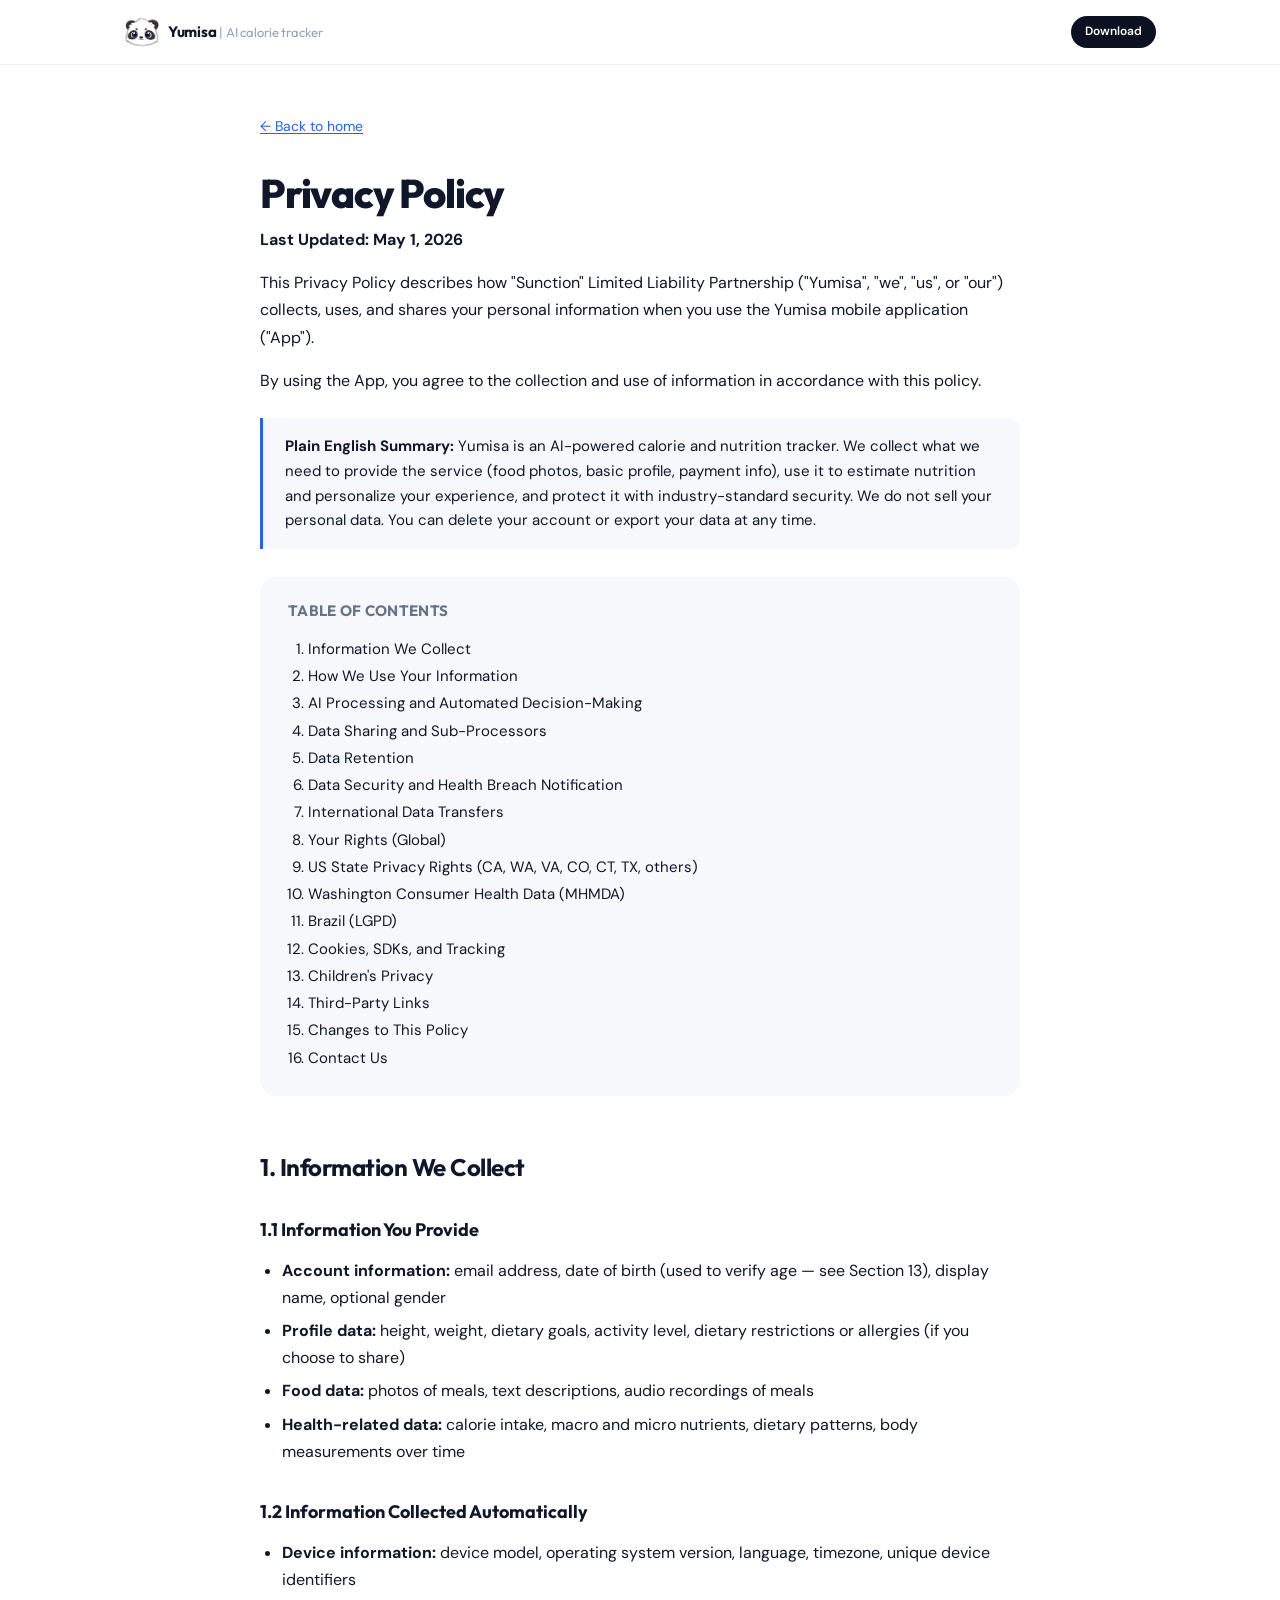
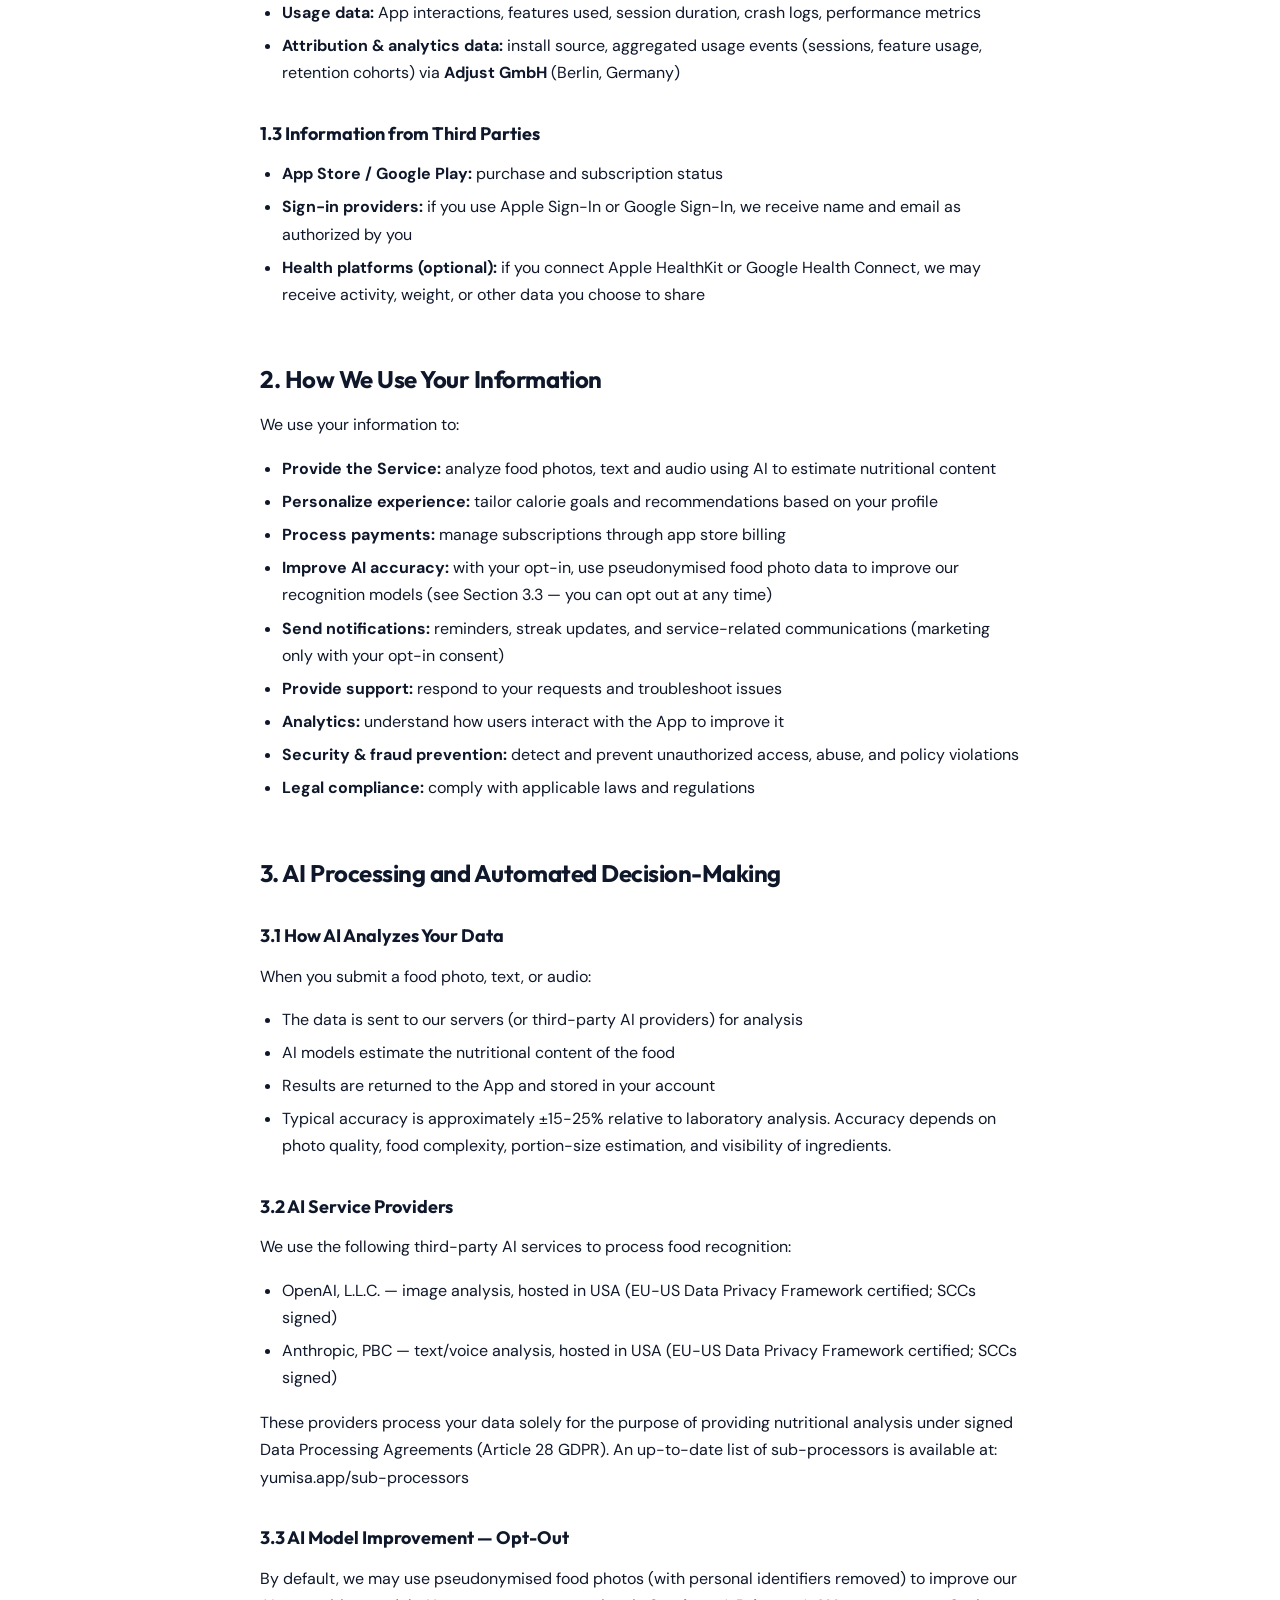
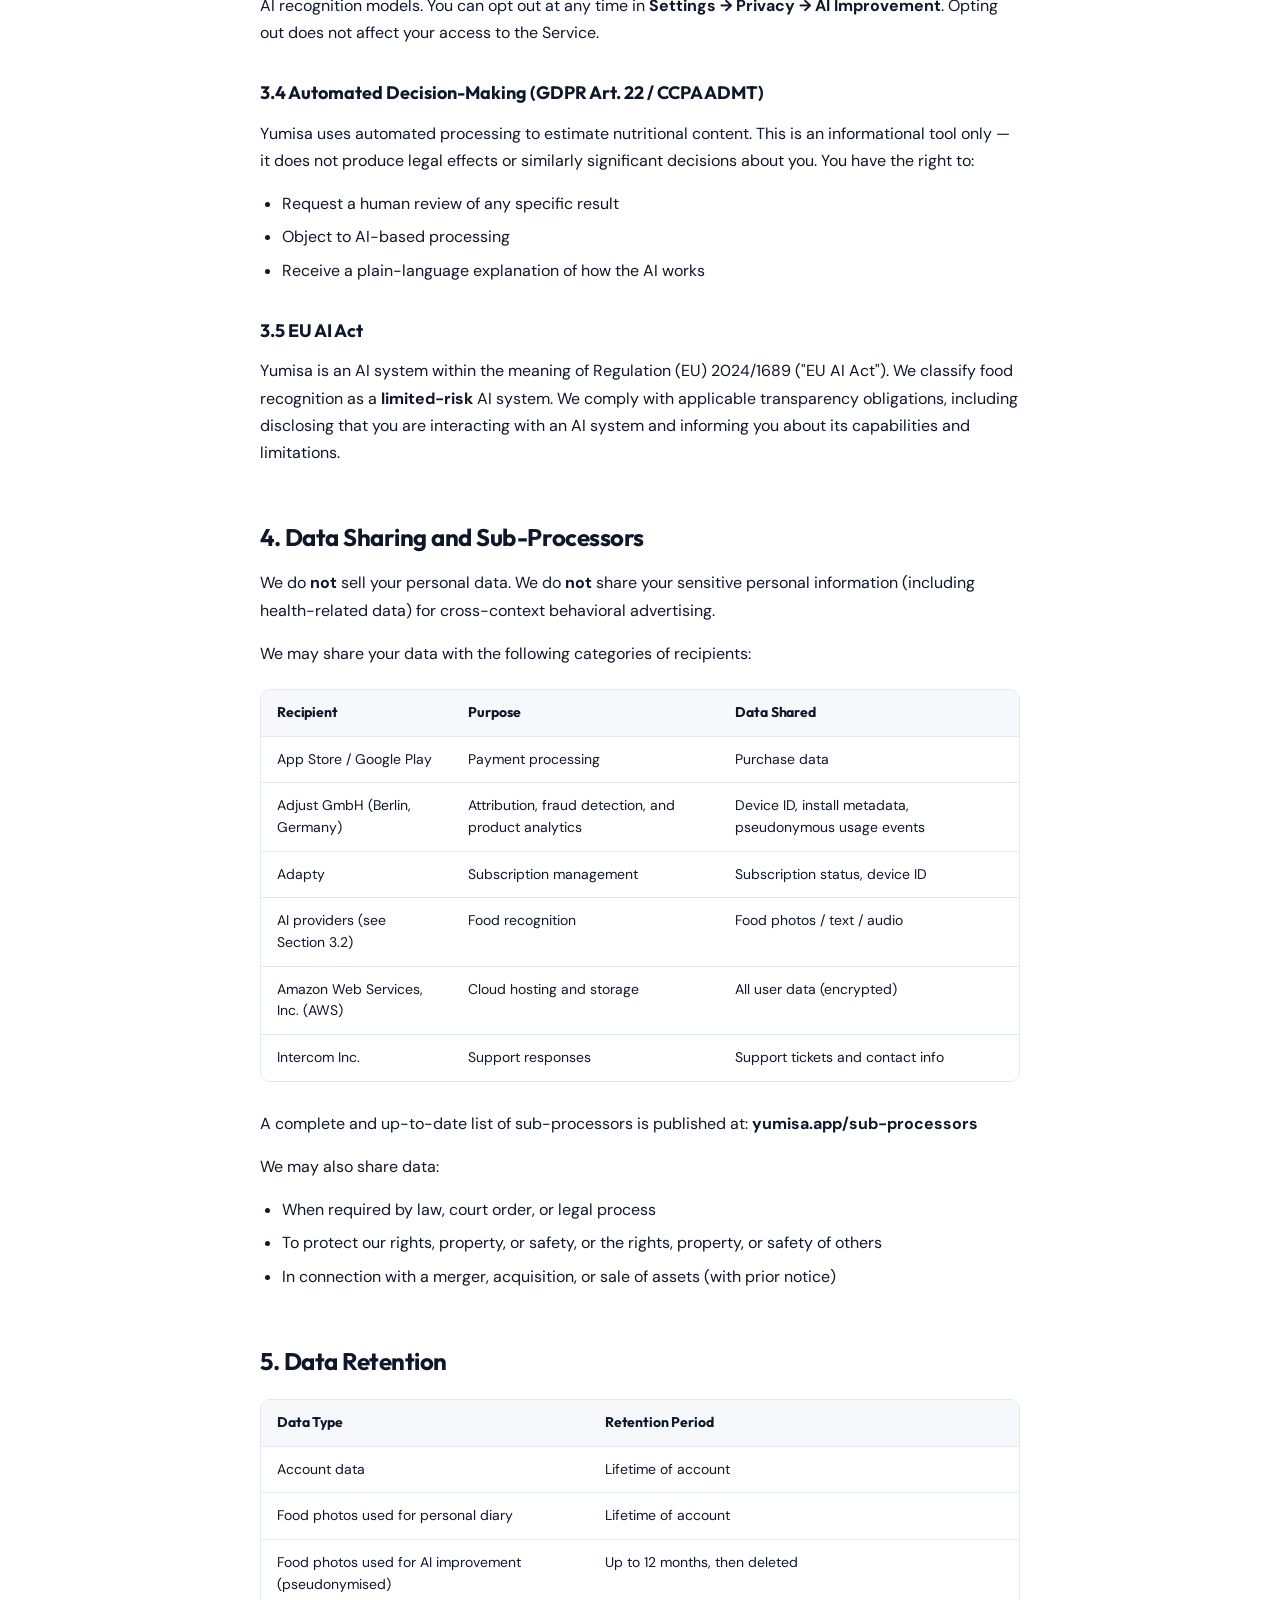
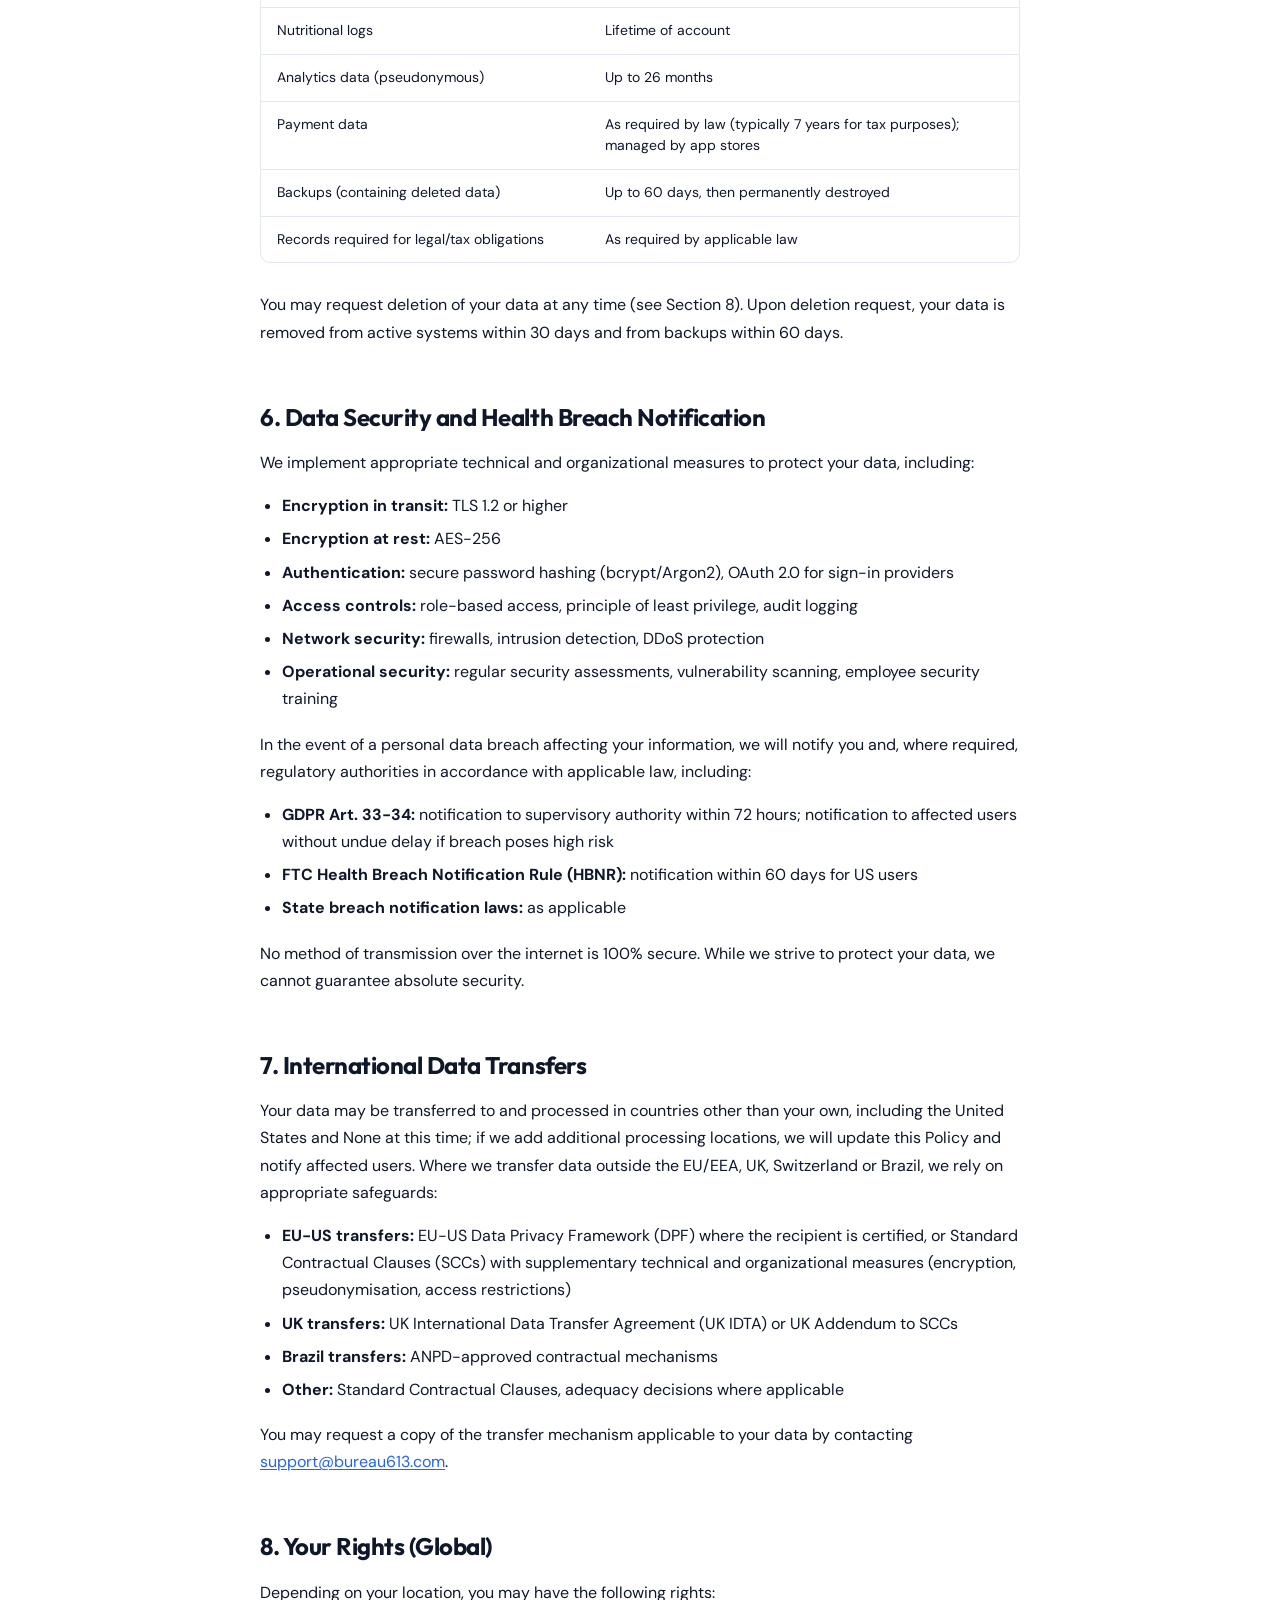
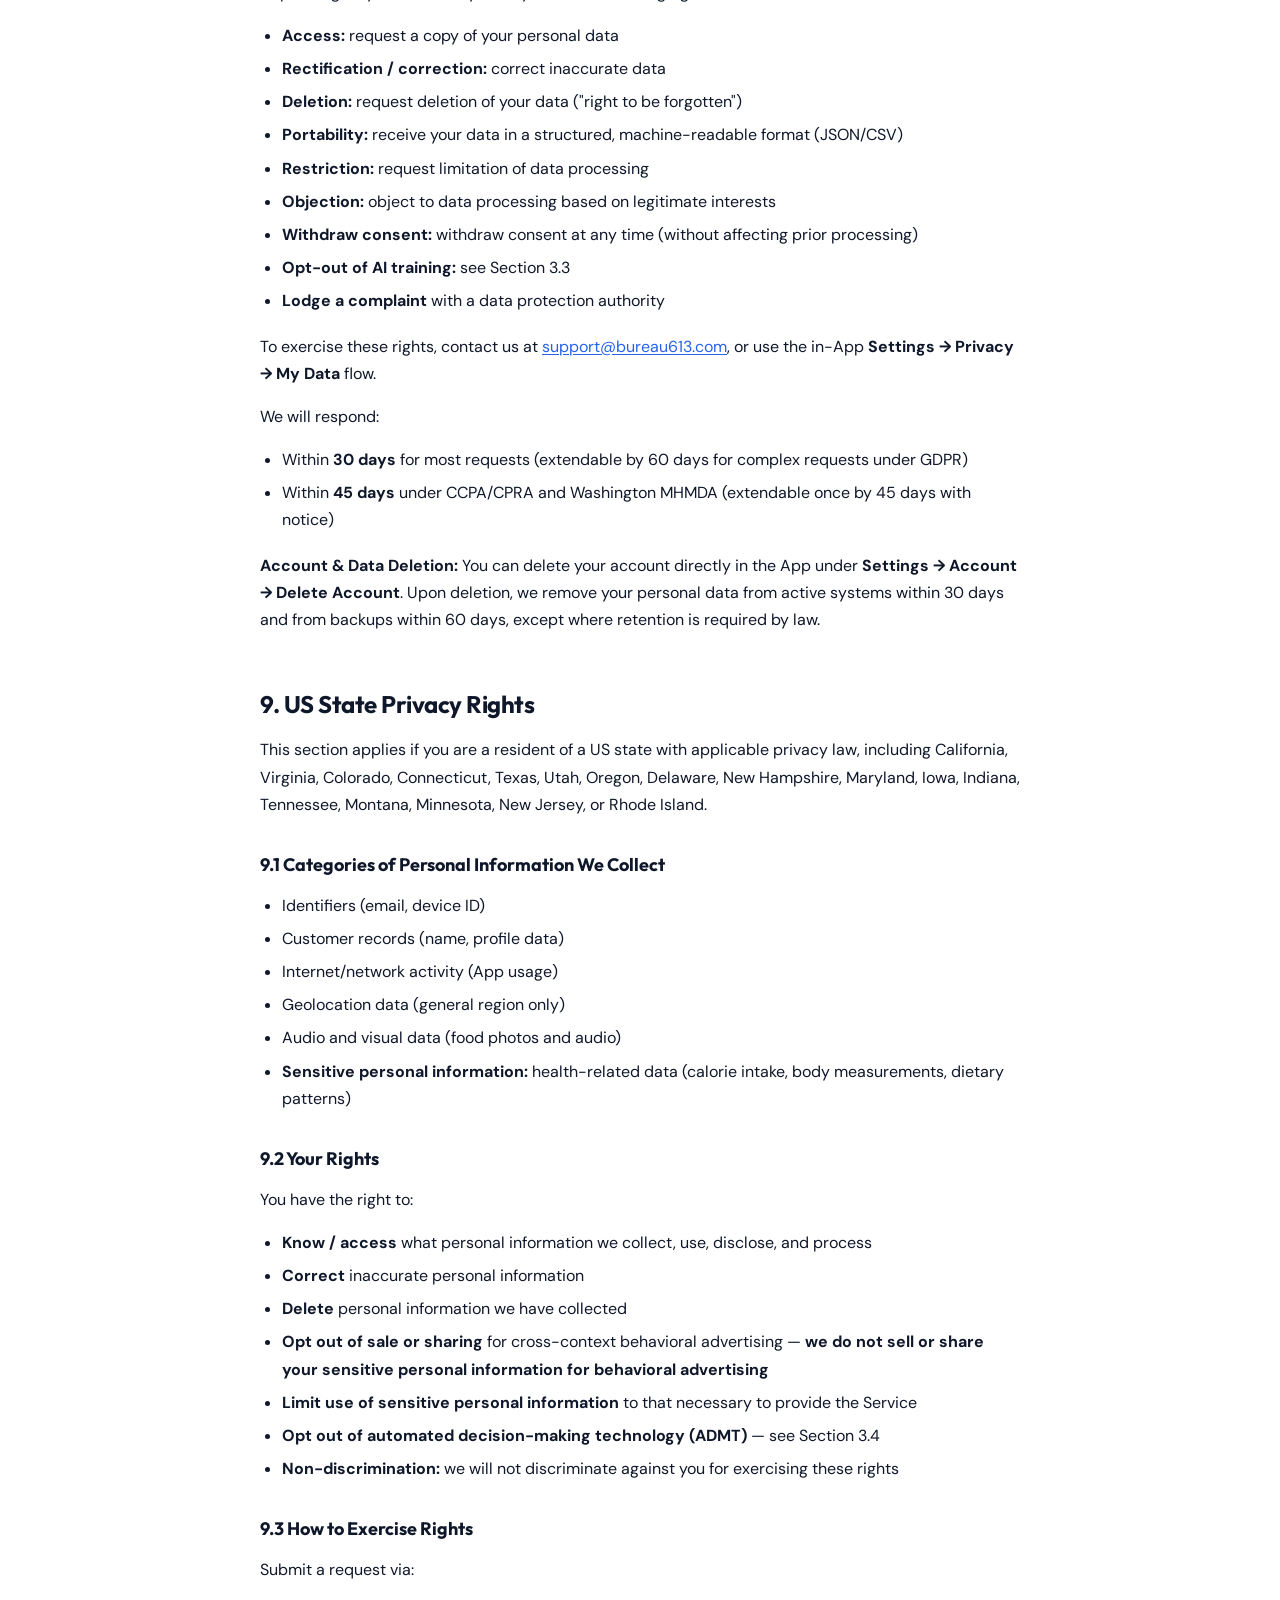
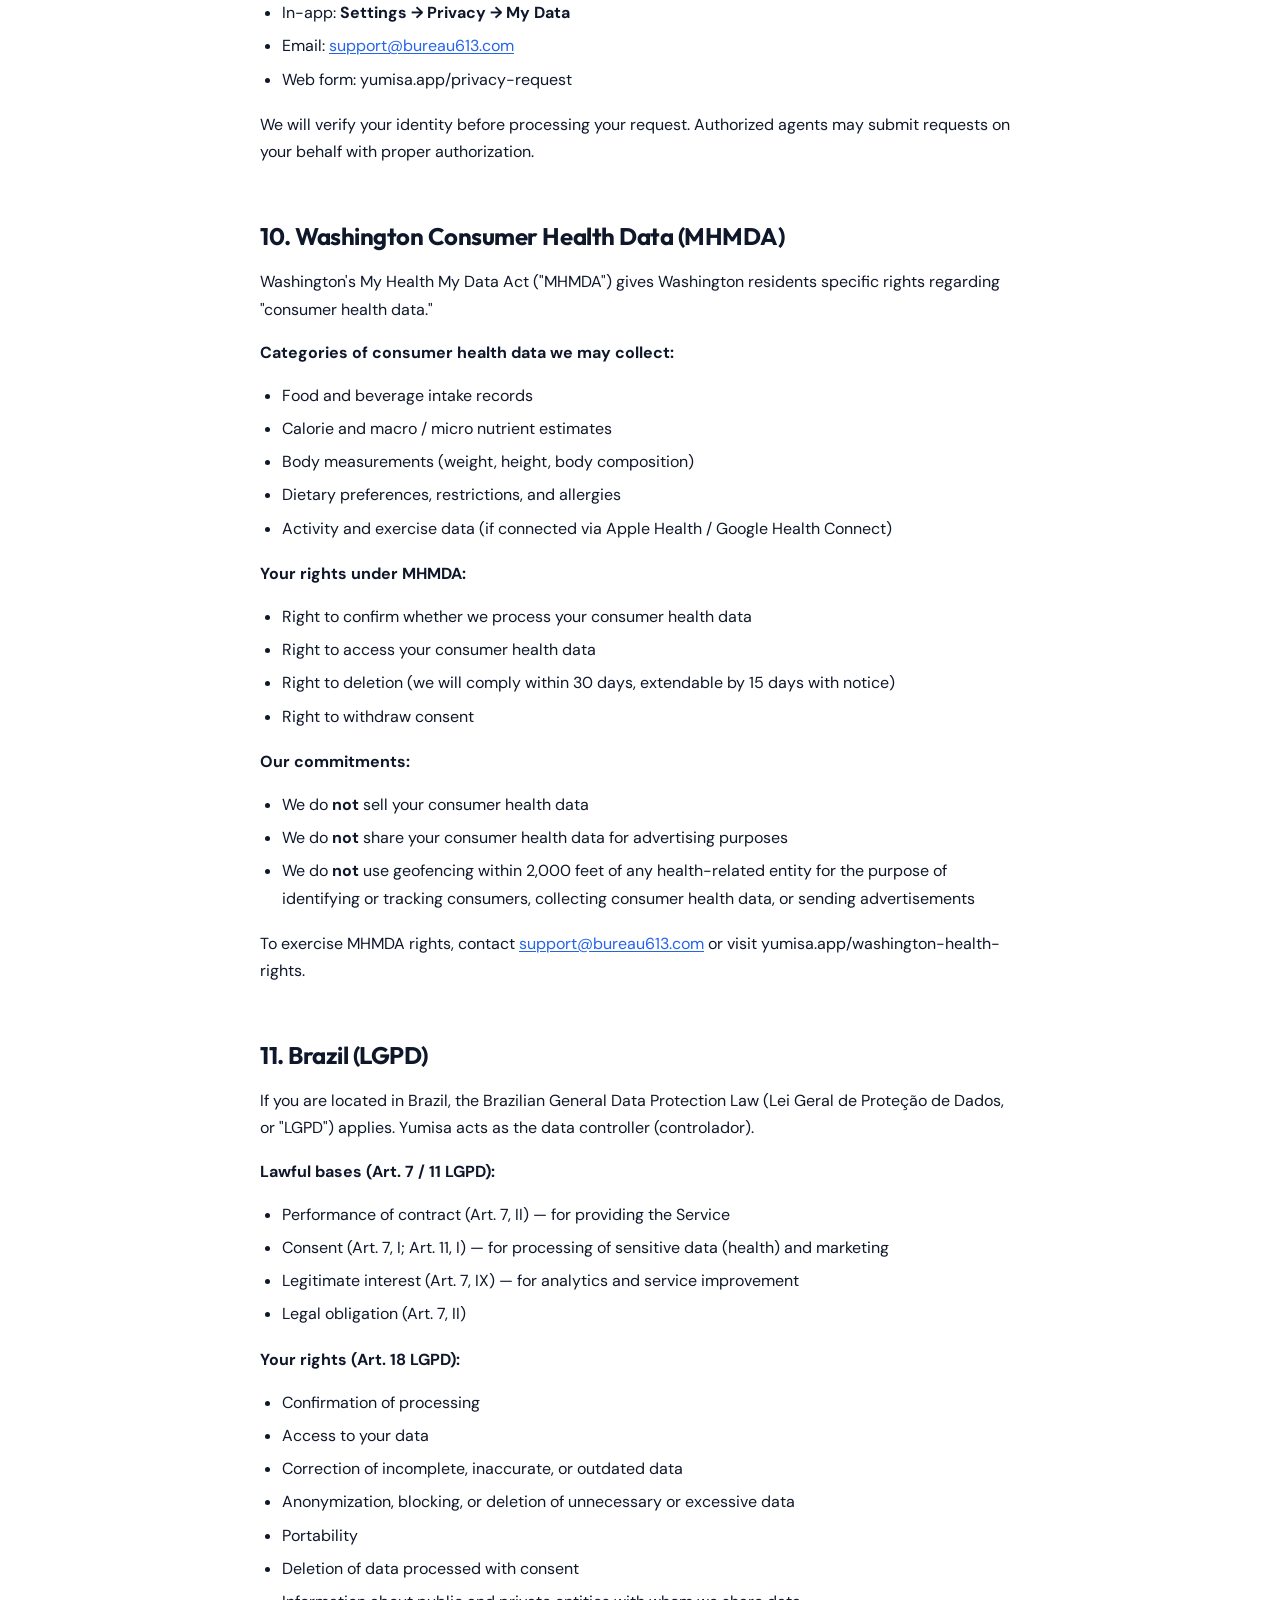
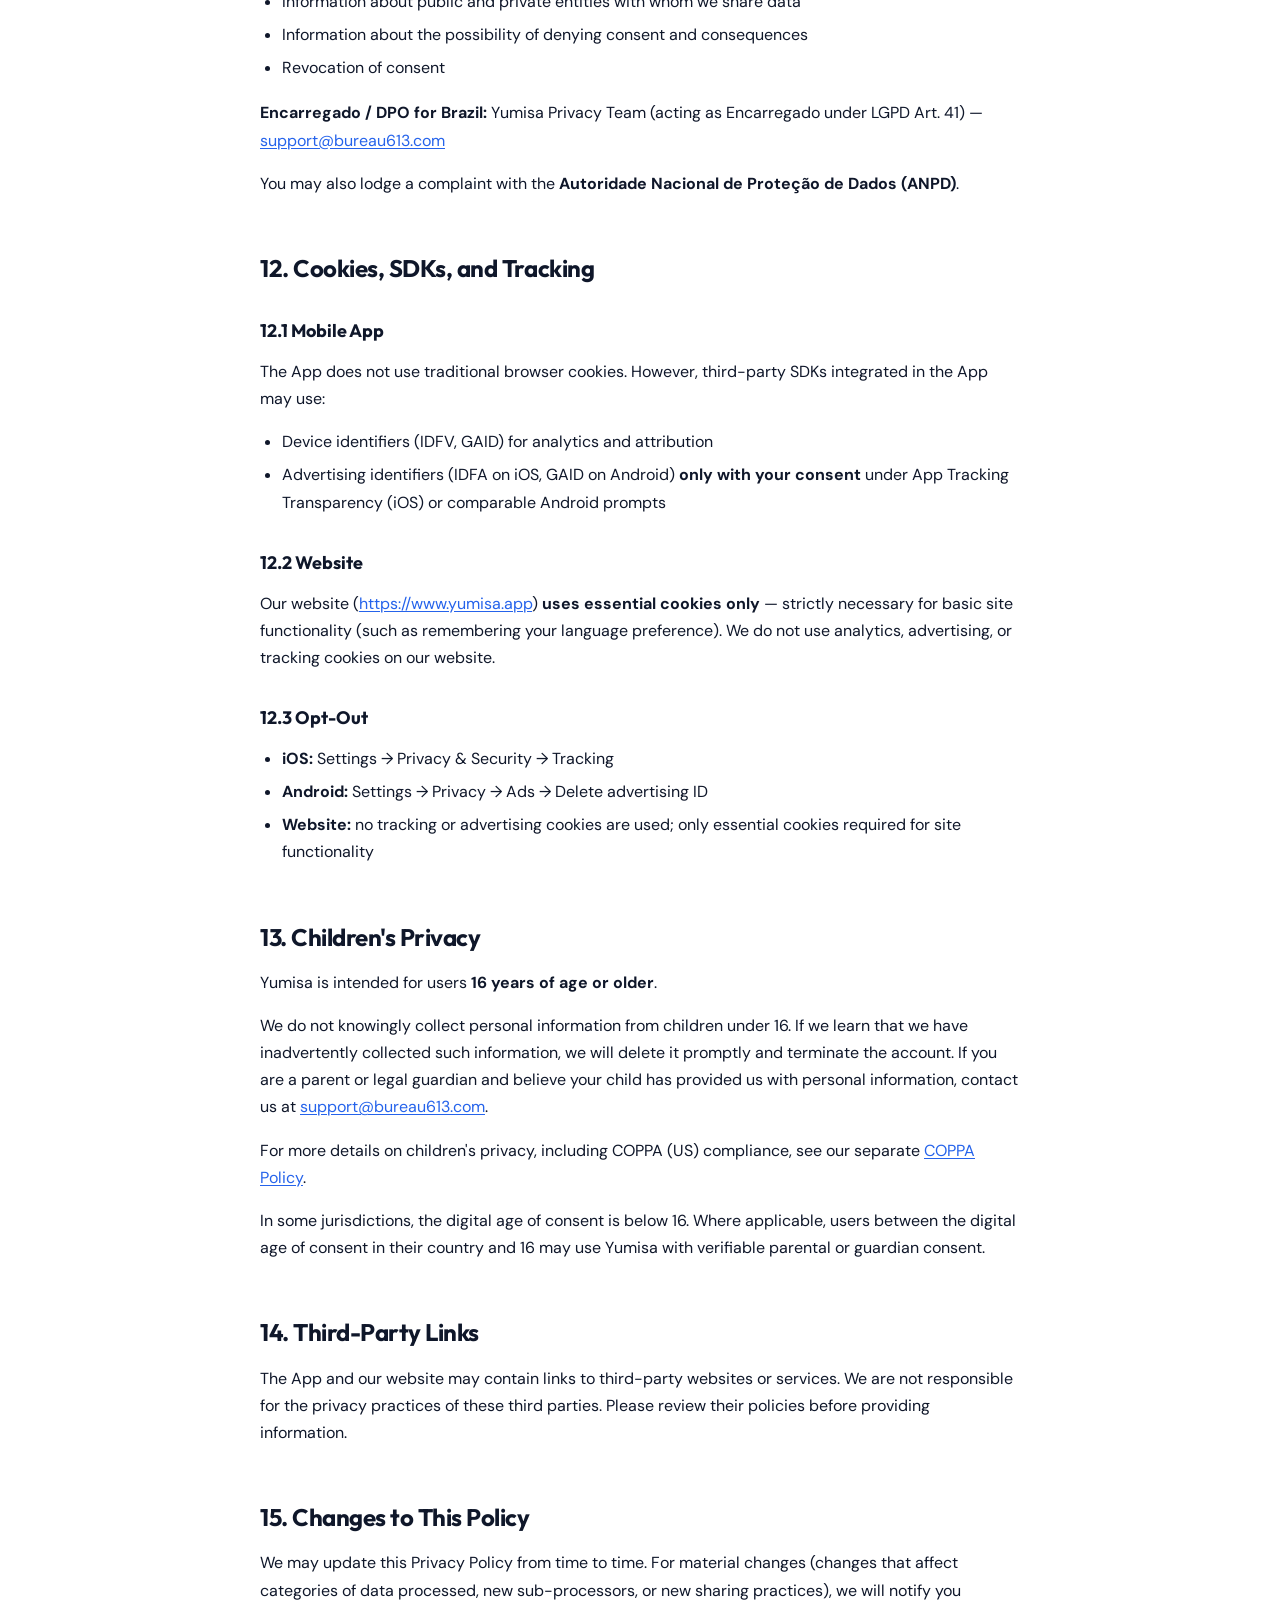
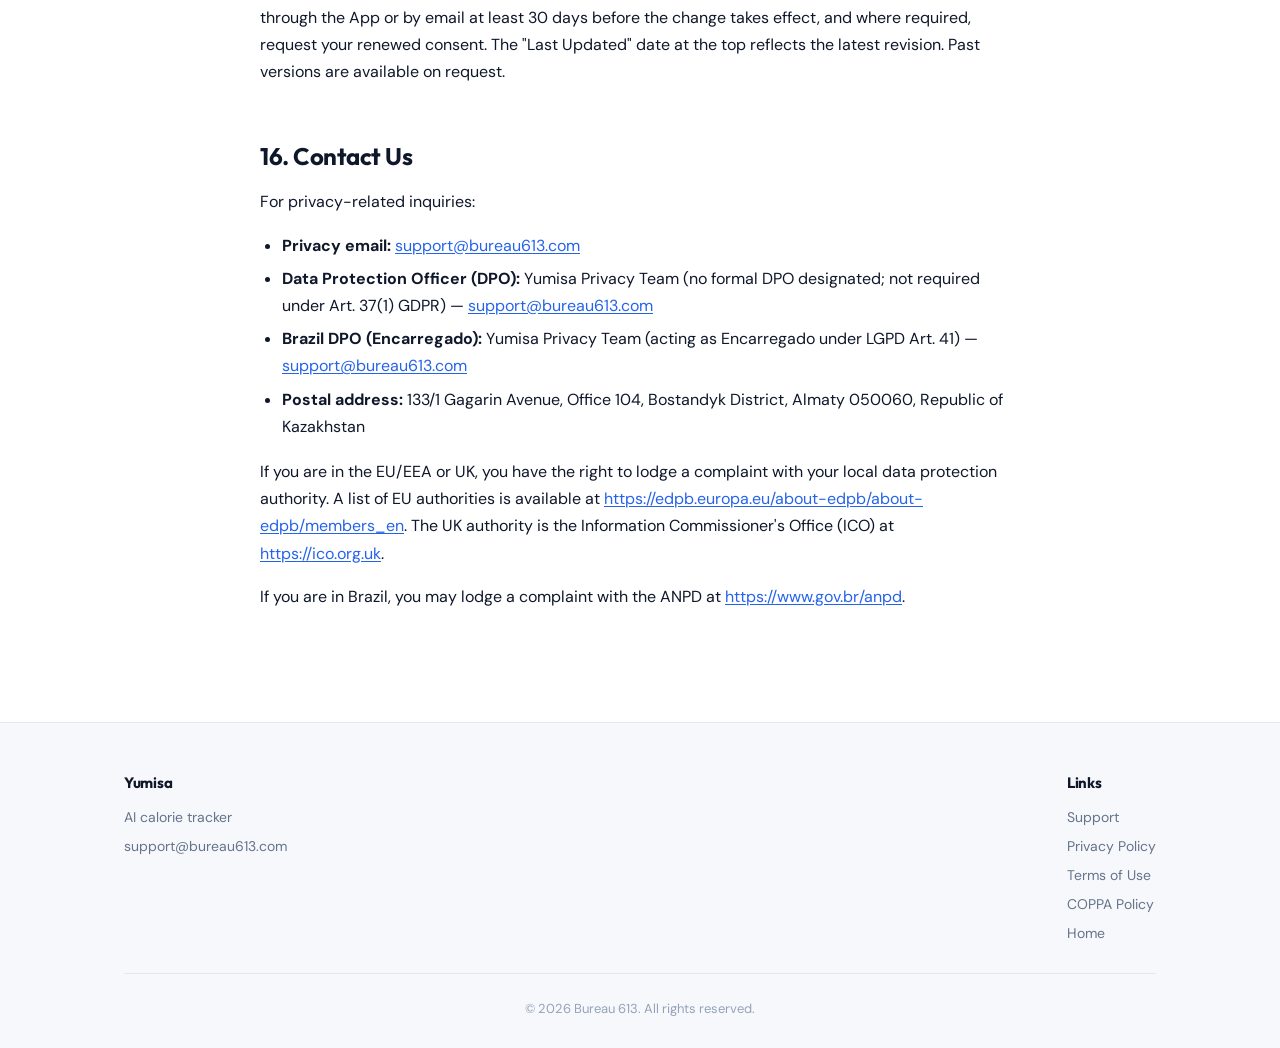
<file: privacy-policy.html>
<!DOCTYPE html>
<html lang="en" dir="ltr">
<head>
  <meta charset="UTF-8">
  <meta name="viewport" content="width=device-width, initial-scale=1.0">
  <title>Privacy Policy — Yumisa</title>
  <meta name="description" content="How Yumisa collects, uses, and protects your personal information.">
  <meta name="robots" content="index, follow">
  <link rel="preconnect" href="https://fonts.googleapis.com">
  <link rel="preconnect" href="https://fonts.gstatic.com" crossorigin>
  <link href="https://fonts.googleapis.com/css2?family=DM+Sans:ital,opsz,wght@0,9..40,400;0,9..40,500;0,9..40,700;1,9..40,400&family=Outfit:wght@400;600;700;800;900&display=swap" rel="stylesheet">
  <link rel="stylesheet" href="styles.css">
</head>
<body>

  <header class="header">
    <div class="container header__inner">
      <a href="index.html" class="header__logo">
        <img src="logo.png" alt="Yumisa logo" class="header__logo-icon">
        <span class="header__logo-text"><strong>Yumisa</strong> <span class="header__logo-divider">|</span> <span class="header__logo-tagline">AI calorie tracker</span></span>
      </a>
      <a href="https://apps.apple.com/" class="header__cta" target="_blank" rel="noopener">Download</a>
    </div>
  </header>

  <main>
    <section class="legal">
      <div class="container">
        <div class="legal__inner">
          <a href="index.html" class="legal__back">← Back to home</a>

          <h1 class="legal__title">Privacy Policy</h1>
          <p class="legal__meta"><strong>Last Updated: May 1, 2026</strong></p>

          <p class="legal__intro">This Privacy Policy describes how "Sunction" Limited Liability Partnership ("Yumisa", "we", "us", or "our") collects, uses, and shares your personal information when you use the Yumisa mobile application ("App").</p>

          <p>By using the App, you agree to the collection and use of information in accordance with this policy.</p>

          <blockquote>
            <p><strong>Plain English Summary:</strong> Yumisa is an AI-powered calorie and nutrition tracker. We collect what we need to provide the service (food photos, basic profile, payment info), use it to estimate nutrition and personalize your experience, and protect it with industry-standard security. We do not sell your personal data. You can delete your account or export your data at any time.</p>
          </blockquote>

          <div class="legal__toc">
            <div class="legal__toc-title">Table of Contents</div>
            <ol>
              <li><a href="#s1">Information We Collect</a></li>
              <li><a href="#s2">How We Use Your Information</a></li>
              <li><a href="#s3">AI Processing and Automated Decision-Making</a></li>
              <li><a href="#s4">Data Sharing and Sub-Processors</a></li>
              <li><a href="#s5">Data Retention</a></li>
              <li><a href="#s6">Data Security and Health Breach Notification</a></li>
              <li><a href="#s7">International Data Transfers</a></li>
              <li><a href="#s8">Your Rights (Global)</a></li>
              <li><a href="#s9">US State Privacy Rights (CA, WA, VA, CO, CT, TX, others)</a></li>
              <li><a href="#s10">Washington Consumer Health Data (MHMDA)</a></li>
              <li><a href="#s11">Brazil (LGPD)</a></li>
              <li><a href="#s12">Cookies, SDKs, and Tracking</a></li>
              <li><a href="#s13">Children's Privacy</a></li>
              <li><a href="#s14">Third-Party Links</a></li>
              <li><a href="#s15">Changes to This Policy</a></li>
              <li><a href="#s16">Contact Us</a></li>
            </ol>
          </div>

          <h2 id="s1">1. Information We Collect</h2>

          <h3>1.1 Information You Provide</h3>
          <ul>
            <li><strong>Account information:</strong> email address, date of birth (used to verify age — see Section 13), display name, optional gender</li>
            <li><strong>Profile data:</strong> height, weight, dietary goals, activity level, dietary restrictions or allergies (if you choose to share)</li>
            <li><strong>Food data:</strong> photos of meals, text descriptions, audio recordings of meals</li>
            <li><strong>Health-related data:</strong> calorie intake, macro and micro nutrients, dietary patterns, body measurements over time</li>
          </ul>

          <h3>1.2 Information Collected Automatically</h3>
          <ul>
            <li><strong>Device information:</strong> device model, operating system version, language, timezone, unique device identifiers</li>
            <li><strong>Usage data:</strong> App interactions, features used, session duration, crash logs, performance metrics</li>
            <li><strong>Attribution &amp; analytics data:</strong> install source, aggregated usage events (sessions, feature usage, retention cohorts) via <strong>Adjust GmbH</strong> (Berlin, Germany)</li>
          </ul>

          <h3>1.3 Information from Third Parties</h3>
          <ul>
            <li><strong>App Store / Google Play:</strong> purchase and subscription status</li>
            <li><strong>Sign-in providers:</strong> if you use Apple Sign-In or Google Sign-In, we receive name and email as authorized by you</li>
            <li><strong>Health platforms (optional):</strong> if you connect Apple HealthKit or Google Health Connect, we may receive activity, weight, or other data you choose to share</li>
          </ul>

          <h2 id="s2">2. How We Use Your Information</h2>

          <p>We use your information to:</p>
          <ul>
            <li><strong>Provide the Service:</strong> analyze food photos, text and audio using AI to estimate nutritional content</li>
            <li><strong>Personalize experience:</strong> tailor calorie goals and recommendations based on your profile</li>
            <li><strong>Process payments:</strong> manage subscriptions through app store billing</li>
            <li><strong>Improve AI accuracy:</strong> with your opt-in, use pseudonymised food photo data to improve our recognition models (see Section 3.3 — you can opt out at any time)</li>
            <li><strong>Send notifications:</strong> reminders, streak updates, and service-related communications (marketing only with your opt-in consent)</li>
            <li><strong>Provide support:</strong> respond to your requests and troubleshoot issues</li>
            <li><strong>Analytics:</strong> understand how users interact with the App to improve it</li>
            <li><strong>Security &amp; fraud prevention:</strong> detect and prevent unauthorized access, abuse, and policy violations</li>
            <li><strong>Legal compliance:</strong> comply with applicable laws and regulations</li>
          </ul>

          <h2 id="s3">3. AI Processing and Automated Decision-Making</h2>

          <h3>3.1 How AI Analyzes Your Data</h3>
          <p>When you submit a food photo, text, or audio:</p>
          <ul>
            <li>The data is sent to our servers (or third-party AI providers) for analysis</li>
            <li>AI models estimate the nutritional content of the food</li>
            <li>Results are returned to the App and stored in your account</li>
            <li>Typical accuracy is approximately ±15-25% relative to laboratory analysis. Accuracy depends on photo quality, food complexity, portion-size estimation, and visibility of ingredients.</li>
          </ul>

          <h3>3.2 AI Service Providers</h3>
          <p>We use the following third-party AI services to process food recognition:</p>
          <ul>
            <li>OpenAI, L.L.C. — image analysis, hosted in USA (EU-US Data Privacy Framework certified; SCCs signed)</li>
            <li>Anthropic, PBC — text/voice analysis, hosted in USA (EU-US Data Privacy Framework certified; SCCs signed)</li>
          </ul>
          <p>These providers process your data solely for the purpose of providing nutritional analysis under signed Data Processing Agreements (Article 28 GDPR). An up-to-date list of sub-processors is available at: yumisa.app/sub-processors</p>

          <h3>3.3 AI Model Improvement — Opt-Out</h3>
          <p>By default, we may use pseudonymised food photos (with personal identifiers removed) to improve our AI recognition models. You can opt out at any time in <strong>Settings → Privacy → AI Improvement</strong>. Opting out does not affect your access to the Service.</p>

          <h3>3.4 Automated Decision-Making (GDPR Art. 22 / CCPA ADMT)</h3>
          <p>Yumisa uses automated processing to estimate nutritional content. This is an informational tool only — it does not produce legal effects or similarly significant decisions about you. You have the right to:</p>
          <ul>
            <li>Request a human review of any specific result</li>
            <li>Object to AI-based processing</li>
            <li>Receive a plain-language explanation of how the AI works</li>
          </ul>

          <h3>3.5 EU AI Act</h3>
          <p>Yumisa is an AI system within the meaning of Regulation (EU) 2024/1689 ("EU AI Act"). We classify food recognition as a <strong>limited-risk</strong> AI system. We comply with applicable transparency obligations, including disclosing that you are interacting with an AI system and informing you about its capabilities and limitations.</p>

          <h2 id="s4">4. Data Sharing and Sub-Processors</h2>

          <p>We do <strong>not</strong> sell your personal data. We do <strong>not</strong> share your sensitive personal information (including health-related data) for cross-context behavioral advertising.</p>

          <p>We may share your data with the following categories of recipients:</p>

          <div class="legal__table-wrap">
            <table>
              <thead>
                <tr><th>Recipient</th><th>Purpose</th><th>Data Shared</th></tr>
              </thead>
              <tbody>
                <tr><td>App Store / Google Play</td><td>Payment processing</td><td>Purchase data</td></tr>
                <tr><td>Adjust GmbH (Berlin, Germany)</td><td>Attribution, fraud detection, and product analytics</td><td>Device ID, install metadata, pseudonymous usage events</td></tr>
                <tr><td>Adapty</td><td>Subscription management</td><td>Subscription status, device ID</td></tr>
                <tr><td>AI providers (see Section 3.2)</td><td>Food recognition</td><td>Food photos / text / audio</td></tr>
                <tr><td>Amazon Web Services, Inc. (AWS)</td><td>Cloud hosting and storage</td><td>All user data (encrypted)</td></tr>
                <tr><td>Intercom Inc.</td><td>Support responses</td><td>Support tickets and contact info</td></tr>
              </tbody>
            </table>
          </div>

          <p>A complete and up-to-date list of sub-processors is published at: <strong>yumisa.app/sub-processors</strong></p>

          <p>We may also share data:</p>
          <ul>
            <li>When required by law, court order, or legal process</li>
            <li>To protect our rights, property, or safety, or the rights, property, or safety of others</li>
            <li>In connection with a merger, acquisition, or sale of assets (with prior notice)</li>
          </ul>

          <h2 id="s5">5. Data Retention</h2>

          <div class="legal__table-wrap">
            <table>
              <thead>
                <tr><th>Data Type</th><th>Retention Period</th></tr>
              </thead>
              <tbody>
                <tr><td>Account data</td><td>Lifetime of account</td></tr>
                <tr><td>Food photos used for personal diary</td><td>Lifetime of account</td></tr>
                <tr><td>Food photos used for AI improvement (pseudonymised)</td><td>Up to 12 months, then deleted</td></tr>
                <tr><td>Nutritional logs</td><td>Lifetime of account</td></tr>
                <tr><td>Analytics data (pseudonymous)</td><td>Up to 26 months</td></tr>
                <tr><td>Payment data</td><td>As required by law (typically 7 years for tax purposes); managed by app stores</td></tr>
                <tr><td>Backups (containing deleted data)</td><td>Up to 60 days, then permanently destroyed</td></tr>
                <tr><td>Records required for legal/tax obligations</td><td>As required by applicable law</td></tr>
              </tbody>
            </table>
          </div>

          <p>You may request deletion of your data at any time (see Section 8). Upon deletion request, your data is removed from active systems within 30 days and from backups within 60 days.</p>

          <h2 id="s6">6. Data Security and Health Breach Notification</h2>

          <p>We implement appropriate technical and organizational measures to protect your data, including:</p>
          <ul>
            <li><strong>Encryption in transit:</strong> TLS 1.2 or higher</li>
            <li><strong>Encryption at rest:</strong> AES-256</li>
            <li><strong>Authentication:</strong> secure password hashing (bcrypt/Argon2), OAuth 2.0 for sign-in providers</li>
            <li><strong>Access controls:</strong> role-based access, principle of least privilege, audit logging</li>
            <li><strong>Network security:</strong> firewalls, intrusion detection, DDoS protection</li>
            <li><strong>Operational security:</strong> regular security assessments, vulnerability scanning, employee security training</li>
          </ul>

          <p>In the event of a personal data breach affecting your information, we will notify you and, where required, regulatory authorities in accordance with applicable law, including:</p>
          <ul>
            <li><strong>GDPR Art. 33-34:</strong> notification to supervisory authority within 72 hours; notification to affected users without undue delay if breach poses high risk</li>
            <li><strong>FTC Health Breach Notification Rule (HBNR):</strong> notification within 60 days for US users</li>
            <li><strong>State breach notification laws:</strong> as applicable</li>
          </ul>

          <p>No method of transmission over the internet is 100% secure. While we strive to protect your data, we cannot guarantee absolute security.</p>

          <h2 id="s7">7. International Data Transfers</h2>

          <p>Your data may be transferred to and processed in countries other than your own, including the United States and None at this time; if we add additional processing locations, we will update this Policy and notify affected users. Where we transfer data outside the EU/EEA, UK, Switzerland or Brazil, we rely on appropriate safeguards:</p>
          <ul>
            <li><strong>EU-US transfers:</strong> EU-US Data Privacy Framework (DPF) where the recipient is certified, or Standard Contractual Clauses (SCCs) with supplementary technical and organizational measures (encryption, pseudonymisation, access restrictions)</li>
            <li><strong>UK transfers:</strong> UK International Data Transfer Agreement (UK IDTA) or UK Addendum to SCCs</li>
            <li><strong>Brazil transfers:</strong> ANPD-approved contractual mechanisms</li>
            <li><strong>Other:</strong> Standard Contractual Clauses, adequacy decisions where applicable</li>
          </ul>

          <p>You may request a copy of the transfer mechanism applicable to your data by contacting <a href="mailto:support@bureau613.com">support@bureau613.com</a>.</p>

          <h2 id="s8">8. Your Rights (Global)</h2>

          <p>Depending on your location, you may have the following rights:</p>
          <ul>
            <li><strong>Access:</strong> request a copy of your personal data</li>
            <li><strong>Rectification / correction:</strong> correct inaccurate data</li>
            <li><strong>Deletion:</strong> request deletion of your data ("right to be forgotten")</li>
            <li><strong>Portability:</strong> receive your data in a structured, machine-readable format (JSON/CSV)</li>
            <li><strong>Restriction:</strong> request limitation of data processing</li>
            <li><strong>Objection:</strong> object to data processing based on legitimate interests</li>
            <li><strong>Withdraw consent:</strong> withdraw consent at any time (without affecting prior processing)</li>
            <li><strong>Opt-out of AI training:</strong> see Section 3.3</li>
            <li><strong>Lodge a complaint</strong> with a data protection authority</li>
          </ul>

          <p>To exercise these rights, contact us at <a href="mailto:support@bureau613.com">support@bureau613.com</a>, or use the in-App <strong>Settings → Privacy → My Data</strong> flow.</p>

          <p>We will respond:</p>
          <ul>
            <li>Within <strong>30 days</strong> for most requests (extendable by 60 days for complex requests under GDPR)</li>
            <li>Within <strong>45 days</strong> under CCPA/CPRA and Washington MHMDA (extendable once by 45 days with notice)</li>
          </ul>

          <p><strong>Account &amp; Data Deletion:</strong> You can delete your account directly in the App under <strong>Settings → Account → Delete Account</strong>. Upon deletion, we remove your personal data from active systems within 30 days and from backups within 60 days, except where retention is required by law.</p>

          <h2 id="s9">9. US State Privacy Rights</h2>

          <p>This section applies if you are a resident of a US state with applicable privacy law, including California, Virginia, Colorado, Connecticut, Texas, Utah, Oregon, Delaware, New Hampshire, Maryland, Iowa, Indiana, Tennessee, Montana, Minnesota, New Jersey, or Rhode Island.</p>

          <h3>9.1 Categories of Personal Information We Collect</h3>
          <ul>
            <li>Identifiers (email, device ID)</li>
            <li>Customer records (name, profile data)</li>
            <li>Internet/network activity (App usage)</li>
            <li>Geolocation data (general region only)</li>
            <li>Audio and visual data (food photos and audio)</li>
            <li><strong>Sensitive personal information:</strong> health-related data (calorie intake, body measurements, dietary patterns)</li>
          </ul>

          <h3>9.2 Your Rights</h3>
          <p>You have the right to:</p>
          <ul>
            <li><strong>Know / access</strong> what personal information we collect, use, disclose, and process</li>
            <li><strong>Correct</strong> inaccurate personal information</li>
            <li><strong>Delete</strong> personal information we have collected</li>
            <li><strong>Opt out of sale or sharing</strong> for cross-context behavioral advertising — <strong>we do not sell or share your sensitive personal information for behavioral advertising</strong></li>
            <li><strong>Limit use of sensitive personal information</strong> to that necessary to provide the Service</li>
            <li><strong>Opt out of automated decision-making technology (ADMT)</strong> — see Section 3.4</li>
            <li><strong>Non-discrimination:</strong> we will not discriminate against you for exercising these rights</li>
          </ul>

          <h3>9.3 How to Exercise Rights</h3>
          <p>Submit a request via:</p>
          <ul>
            <li>In-app: <strong>Settings → Privacy → My Data</strong></li>
            <li>Email: <a href="mailto:support@bureau613.com">support@bureau613.com</a></li>
            <li>Web form: yumisa.app/privacy-request</li>
          </ul>

          <p>We will verify your identity before processing your request. Authorized agents may submit requests on your behalf with proper authorization.</p>

          <h2 id="s10">10. Washington Consumer Health Data (MHMDA)</h2>

          <p>Washington's My Health My Data Act ("MHMDA") gives Washington residents specific rights regarding "consumer health data."</p>

          <p><strong>Categories of consumer health data we may collect:</strong></p>
          <ul>
            <li>Food and beverage intake records</li>
            <li>Calorie and macro / micro nutrient estimates</li>
            <li>Body measurements (weight, height, body composition)</li>
            <li>Dietary preferences, restrictions, and allergies</li>
            <li>Activity and exercise data (if connected via Apple Health / Google Health Connect)</li>
          </ul>

          <p><strong>Your rights under MHMDA:</strong></p>
          <ul>
            <li>Right to confirm whether we process your consumer health data</li>
            <li>Right to access your consumer health data</li>
            <li>Right to deletion (we will comply within 30 days, extendable by 15 days with notice)</li>
            <li>Right to withdraw consent</li>
          </ul>

          <p><strong>Our commitments:</strong></p>
          <ul>
            <li>We do <strong>not</strong> sell your consumer health data</li>
            <li>We do <strong>not</strong> share your consumer health data for advertising purposes</li>
            <li>We do <strong>not</strong> use geofencing within 2,000 feet of any health-related entity for the purpose of identifying or tracking consumers, collecting consumer health data, or sending advertisements</li>
          </ul>

          <p>To exercise MHMDA rights, contact <a href="mailto:support@bureau613.com">support@bureau613.com</a> or visit yumisa.app/washington-health-rights.</p>

          <h2 id="s11">11. Brazil (LGPD)</h2>

          <p>If you are located in Brazil, the Brazilian General Data Protection Law (Lei Geral de Proteção de Dados, or "LGPD") applies. Yumisa acts as the data controller (controlador).</p>

          <p><strong>Lawful bases (Art. 7 / 11 LGPD):</strong></p>
          <ul>
            <li>Performance of contract (Art. 7, II) — for providing the Service</li>
            <li>Consent (Art. 7, I; Art. 11, I) — for processing of sensitive data (health) and marketing</li>
            <li>Legitimate interest (Art. 7, IX) — for analytics and service improvement</li>
            <li>Legal obligation (Art. 7, II)</li>
          </ul>

          <p><strong>Your rights (Art. 18 LGPD):</strong></p>
          <ul>
            <li>Confirmation of processing</li>
            <li>Access to your data</li>
            <li>Correction of incomplete, inaccurate, or outdated data</li>
            <li>Anonymization, blocking, or deletion of unnecessary or excessive data</li>
            <li>Portability</li>
            <li>Deletion of data processed with consent</li>
            <li>Information about public and private entities with whom we share data</li>
            <li>Information about the possibility of denying consent and consequences</li>
            <li>Revocation of consent</li>
          </ul>

          <p><strong>Encarregado / DPO for Brazil:</strong> Yumisa Privacy Team (acting as Encarregado under LGPD Art. 41) — <a href="mailto:support@bureau613.com">support@bureau613.com</a></p>

          <p>You may also lodge a complaint with the <strong>Autoridade Nacional de Proteção de Dados (ANPD)</strong>.</p>

          <h2 id="s12">12. Cookies, SDKs, and Tracking</h2>

          <h3>12.1 Mobile App</h3>
          <p>The App does not use traditional browser cookies. However, third-party SDKs integrated in the App may use:</p>
          <ul>
            <li>Device identifiers (IDFV, GAID) for analytics and attribution</li>
            <li>Advertising identifiers (IDFA on iOS, GAID on Android) <strong>only with your consent</strong> under App Tracking Transparency (iOS) or comparable Android prompts</li>
          </ul>

          <h3>12.2 Website</h3>
          <p>Our website (<a href="https://www.yumisa.app">https://www.yumisa.app</a>) <strong>uses essential cookies only</strong> — strictly necessary for basic site functionality (such as remembering your language preference). We do not use analytics, advertising, or tracking cookies on our website.</p>

          <h3>12.3 Opt-Out</h3>
          <ul>
            <li><strong>iOS:</strong> Settings → Privacy &amp; Security → Tracking</li>
            <li><strong>Android:</strong> Settings → Privacy → Ads → Delete advertising ID</li>
            <li><strong>Website:</strong> no tracking or advertising cookies are used; only essential cookies required for site functionality</li>
          </ul>

          <h2 id="s13">13. Children's Privacy</h2>

          <p>Yumisa is intended for users <strong>16 years of age or older</strong>.</p>

          <p>We do not knowingly collect personal information from children under 16. If we learn that we have inadvertently collected such information, we will delete it promptly and terminate the account. If you are a parent or legal guardian and believe your child has provided us with personal information, contact us at <a href="mailto:support@bureau613.com">support@bureau613.com</a>.</p>

          <p>For more details on children's privacy, including COPPA (US) compliance, see our separate <a href="coppa-policy.html">COPPA Policy</a>.</p>

          <p>In some jurisdictions, the digital age of consent is below 16. Where applicable, users between the digital age of consent in their country and 16 may use Yumisa with verifiable parental or guardian consent.</p>

          <h2 id="s14">14. Third-Party Links</h2>

          <p>The App and our website may contain links to third-party websites or services. We are not responsible for the privacy practices of these third parties. Please review their policies before providing information.</p>

          <h2 id="s15">15. Changes to This Policy</h2>

          <p>We may update this Privacy Policy from time to time. For material changes (changes that affect categories of data processed, new sub-processors, or new sharing practices), we will notify you through the App or by email at least 30 days before the change takes effect, and where required, request your renewed consent. The "Last Updated" date at the top reflects the latest revision. Past versions are available on request.</p>

          <h2 id="s16">16. Contact Us</h2>

          <p>For privacy-related inquiries:</p>
          <ul>
            <li><strong>Privacy email:</strong> <a href="mailto:support@bureau613.com">support@bureau613.com</a></li>
            <li><strong>Data Protection Officer (DPO):</strong> Yumisa Privacy Team (no formal DPO designated; not required under Art. 37(1) GDPR) — <a href="mailto:support@bureau613.com">support@bureau613.com</a></li>
            <li><strong>Brazil DPO (Encarregado):</strong> Yumisa Privacy Team (acting as Encarregado under LGPD Art. 41) — <a href="mailto:support@bureau613.com">support@bureau613.com</a></li>
            <li><strong>Postal address:</strong> 133/1 Gagarin Avenue, Office 104, Bostandyk District, Almaty 050060, Republic of Kazakhstan</li>
          </ul>

          <p>If you are in the EU/EEA or UK, you have the right to lodge a complaint with your local data protection authority. A list of EU authorities is available at <a href="https://edpb.europa.eu/about-edpb/about-edpb/members_en">https://edpb.europa.eu/about-edpb/about-edpb/members_en</a>. The UK authority is the Information Commissioner's Office (ICO) at <a href="https://ico.org.uk">https://ico.org.uk</a>.</p>

          <p>If you are in Brazil, you may lodge a complaint with the ANPD at <a href="https://www.gov.br/anpd">https://www.gov.br/anpd</a>.</p>
        </div>
      </div>
    </section>
  </main>

  <footer class="footer">
    <div class="container footer__inner">
      <div class="footer__col">
        <strong class="footer__heading">Yumisa</strong>
        <span class="footer__text">AI calorie tracker</span>
        <a href="mailto:support@bureau613.com" class="footer__link">support@bureau613.com</a>
      </div>
      <div class="footer__col">
        <strong class="footer__heading">Links</strong>
        <a href="support.html" class="footer__link">Support</a>
        <a href="privacy-policy.html" class="footer__link">Privacy Policy</a>
        <a href="terms-of-use.html" class="footer__link">Terms of Use</a>
        <a href="coppa-policy.html" class="footer__link">COPPA Policy</a>
        <a href="index.html" class="footer__link">Home</a>
      </div>
    </div>
    <div class="container">
      <p class="footer__copy">&copy; 2026 Bureau 613. All rights reserved.</p>
    </div>
  </footer>

</body>
</html>
</file>
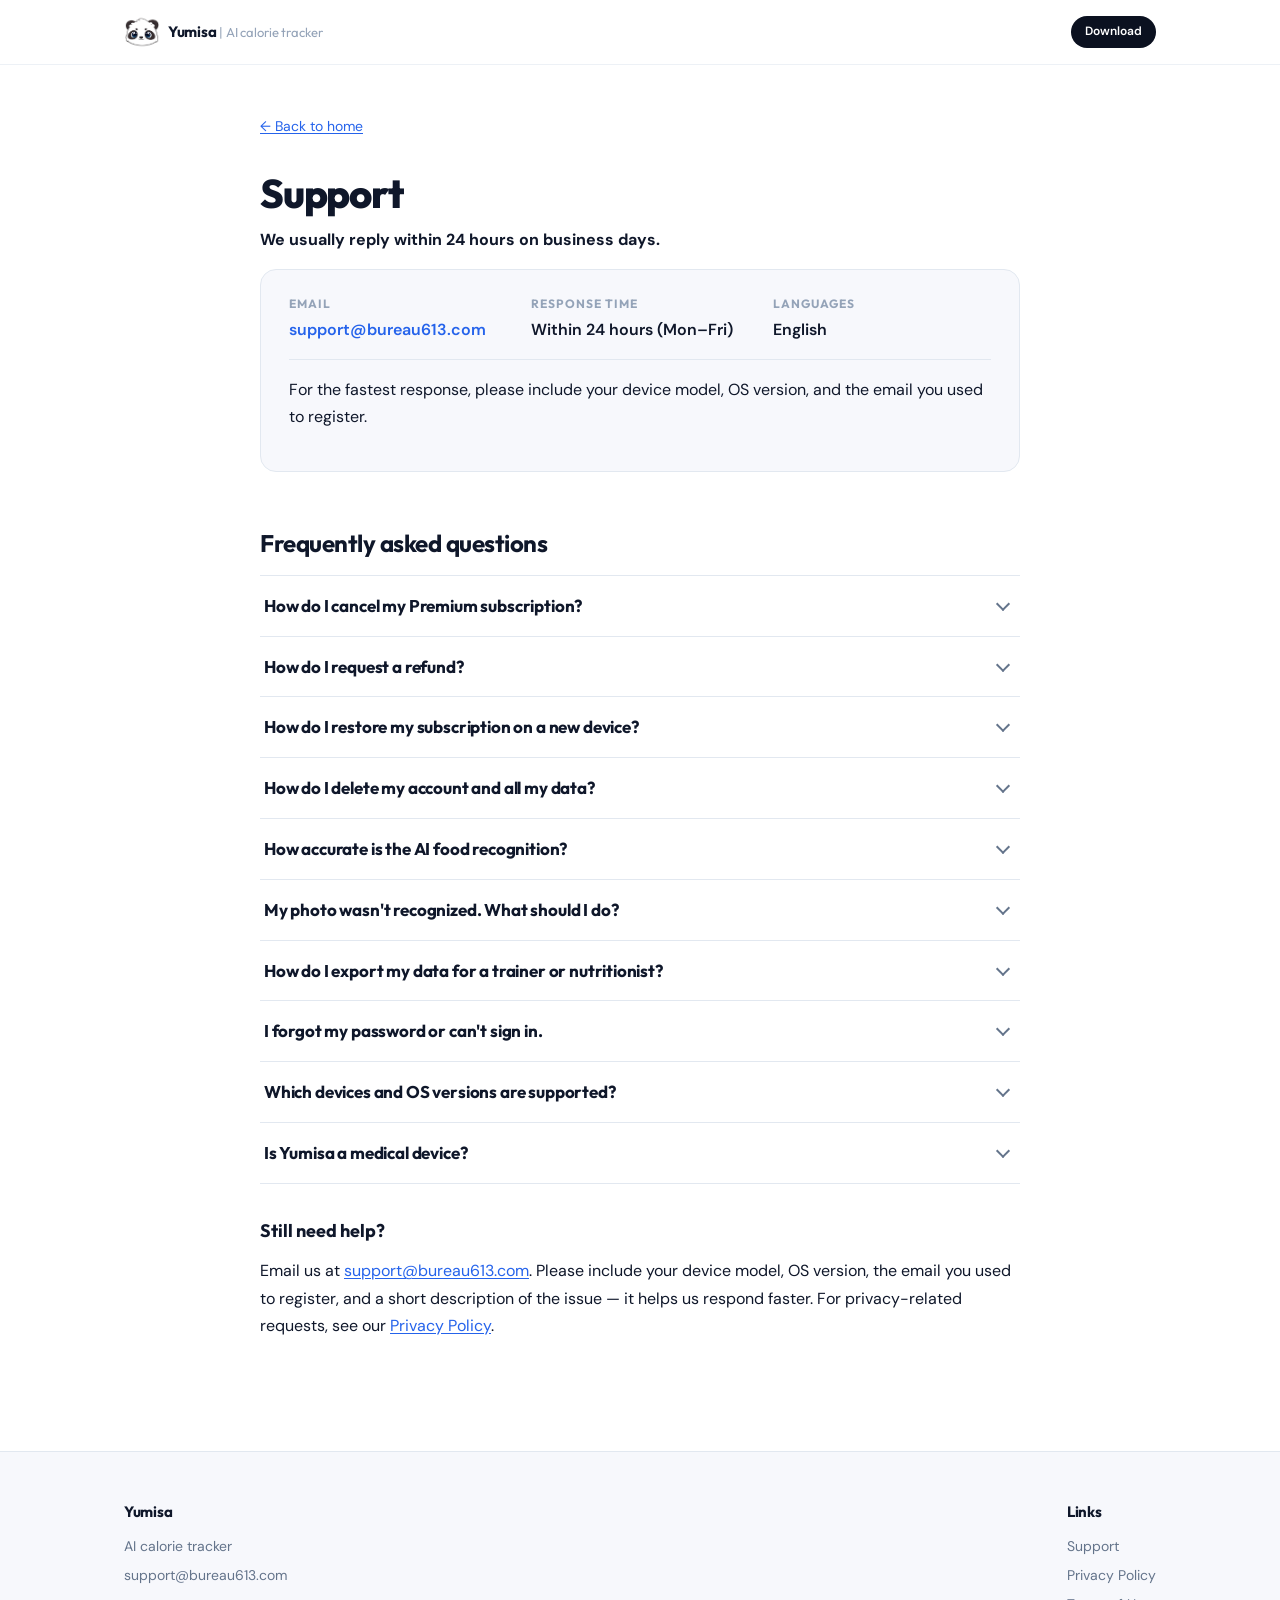
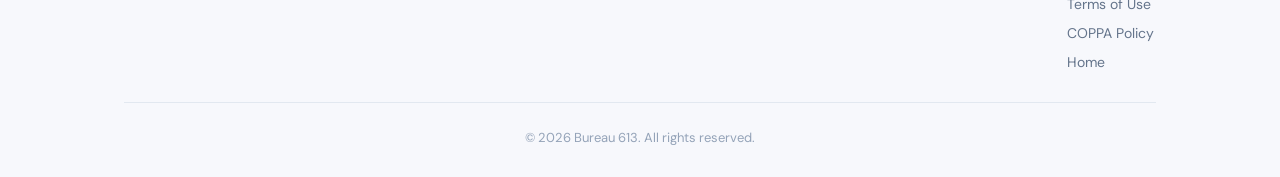
<file: support.html>
<!DOCTYPE html>
<html lang="en" dir="ltr">
<head>
  <meta charset="UTF-8">
  <meta name="viewport" content="width=device-width, initial-scale=1.0">
  <title>Support — Yumisa</title>
  <meta name="description" content="Get help with Yumisa — contact support, manage subscriptions, delete your account, and find answers to common questions.">
  <meta name="robots" content="index, follow">
  <link rel="preconnect" href="https://fonts.googleapis.com">
  <link rel="preconnect" href="https://fonts.gstatic.com" crossorigin>
  <link href="https://fonts.googleapis.com/css2?family=DM+Sans:ital,opsz,wght@0,9..40,400;0,9..40,500;0,9..40,700;1,9..40,400&family=Outfit:wght@400;600;700;800;900&display=swap" rel="stylesheet">
  <link rel="stylesheet" href="styles.css">
</head>
<body>

  <header class="header">
    <div class="container header__inner">
      <a href="index.html" class="header__logo">
        <img src="logo.png" alt="Yumisa logo" class="header__logo-icon">
        <span class="header__logo-text"><strong>Yumisa</strong> <span class="header__logo-divider">|</span> <span class="header__logo-tagline">AI calorie tracker</span></span>
      </a>
      <a href="https://apps.apple.com/" class="header__cta" target="_blank" rel="noopener">Download</a>
    </div>
  </header>

  <main>
    <section class="legal">
      <div class="container">
        <div class="legal__inner">
          <a href="index.html" class="legal__back">← Back to home</a>

          <h1 class="legal__title">Support</h1>
          <p class="legal__meta"><strong>We usually reply within 24 hours on business days.</strong></p>

          <div class="support__contact">
            <div class="support__contact-row">
              <div class="support__contact-item">
                <span class="support__contact-label">Email</span>
                <a href="mailto:support@bureau613.com" class="support__contact-value">support@bureau613.com</a>
              </div>
              <div class="support__contact-item">
                <span class="support__contact-label">Response time</span>
                <span class="support__contact-value">Within 24 hours (Mon–Fri)</span>
              </div>
              <div class="support__contact-item">
                <span class="support__contact-label">Languages</span>
                <span class="support__contact-value">English</span>
              </div>
            </div>
            <p class="support__contact-note">For the fastest response, please include your device model, OS version, and the email you used to register.</p>
          </div>

          <h2 id="faq">Frequently asked questions</h2>

          <div class="faq">
            <details class="faq__item">
              <summary class="faq__q">How do I cancel my Premium subscription?</summary>
              <div class="faq__a">
                <p>Subscriptions are managed by the app store you purchased through:</p>
                <ul>
                  <li><strong>iOS (App Store):</strong> open the <strong>Settings</strong> app → tap your name at the top → <strong>Subscriptions</strong> → <strong>Yumisa</strong> → <strong>Cancel Subscription</strong>.</li>
                  <li><strong>Android (Google Play):</strong> open the <strong>Google Play Store</strong> → tap your profile icon → <strong>Payments &amp; subscriptions</strong> → <strong>Subscriptions</strong> → <strong>Yumisa</strong> → <strong>Cancel subscription</strong>.</li>
                </ul>
                <p>You will keep Premium access until the end of your current billing period. Cancelling a free trial before it ends prevents any charge.</p>
              </div>
            </details>

            <details class="faq__item">
              <summary class="faq__q">How do I request a refund?</summary>
              <div class="faq__a">
                <p>Refunds are processed by the app store where you made the purchase:</p>
                <ul>
                  <li><strong>Apple:</strong> visit <a href="https://reportaproblem.apple.com" target="_blank" rel="noopener">reportaproblem.apple.com</a>, sign in with your Apple ID, and request a refund for your Yumisa purchase.</li>
                  <li><strong>Google:</strong> open <a href="https://play.google.com" target="_blank" rel="noopener">play.google.com</a> → Account → Order history → find Yumisa → <strong>Request a refund</strong>.</li>
                </ul>
                <p>If you need help with the request, email us at <a href="mailto:support@bureau613.com">support@bureau613.com</a> with your purchase date and order ID.</p>
              </div>
            </details>

            <details class="faq__item">
              <summary class="faq__q">How do I restore my subscription on a new device?</summary>
              <div class="faq__a">
                <p>Sign in with the same Apple ID or Google account you used for the original purchase, open Yumisa, and go to <strong>Settings → Subscription → Restore Purchases</strong>. Your Premium access will be reactivated automatically.</p>
              </div>
            </details>

            <details class="faq__item">
              <summary class="faq__q">How do I delete my account and all my data?</summary>
              <div class="faq__a">
                <p>Open Yumisa and go to <strong>Settings → Account → Delete Account</strong>. We remove your personal data from active systems within <strong>30 days</strong> and from backups within <strong>60 days</strong>, except where retention is required by law.</p>
                <p>You can also email <a href="mailto:support@bureau613.com">support@bureau613.com</a> from your account email to request deletion manually. See our <a href="privacy-policy.html#s8">Privacy Policy</a> for full details on data rights.</p>
              </div>
            </details>

            <details class="faq__item">
              <summary class="faq__q">How accurate is the AI food recognition?</summary>
              <div class="faq__a">
                <p>Typical accuracy is approximately <strong>±15–25%</strong> relative to laboratory analysis. Accuracy depends on photo quality, food complexity, portion-size estimation, and ingredient visibility. To improve results:</p>
                <ul>
                  <li>Use good, even lighting — avoid shadows over the plate.</li>
                  <li>Capture the entire meal in frame from above.</li>
                  <li>Include a reference object (fork, hand) so portion size is easier to estimate.</li>
                  <li>For complex dishes, use voice or text entry to describe ingredients.</li>
                </ul>
              </div>
            </details>

            <details class="faq__item">
              <summary class="faq__q">My photo wasn't recognized. What should I do?</summary>
              <div class="faq__a">
                <ul>
                  <li>Retake the photo with better lighting and a clearer angle.</li>
                  <li>Switch to <strong>text</strong> or <strong>voice</strong> entry — just say or type what you ate.</li>
                  <li>Manually adjust ingredients and portion size after recognition if something is off.</li>
                  <li>If the issue persists, email us the photo with a short description — we'll use it to improve the model (only if you opt in).</li>
                </ul>
              </div>
            </details>

            <details class="faq__item">
              <summary class="faq__q">How do I export my data for a trainer or nutritionist?</summary>
              <div class="faq__a">
                <p>Go to <strong>Profile → Export</strong>, choose a date range and a format (PDF or CSV), then share the file directly via email, messenger, or cloud storage. The export contains your meals, calorie totals, and macro breakdown.</p>
              </div>
            </details>

            <details class="faq__item">
              <summary class="faq__q">I forgot my password or can't sign in.</summary>
              <div class="faq__a">
                <p>On the sign-in screen, tap <strong>Forgot password?</strong> and enter your account email — we'll send a reset link. If you signed up with Apple or Google, use the same provider to sign in. If you still can't access your account, email <a href="mailto:support@bureau613.com">support@bureau613.com</a>.</p>
              </div>
            </details>

            <details class="faq__item">
              <summary class="faq__q">Which devices and OS versions are supported?</summary>
              <div class="faq__a">
                <ul>
                  <li><strong>iOS:</strong> iPhone and iPad running iOS 15 or later.</li>
                  <li><strong>Android:</strong> phones and tablets running Android 10 or later.</li>
                </ul>
              </div>
            </details>

            <details class="faq__item">
              <summary class="faq__q">Is Yumisa a medical device?</summary>
              <div class="faq__a">
                <p><strong>No.</strong> Yumisa is a wellness and nutrition-tracking tool. It provides estimates, not medical advice, and does not diagnose, treat, cure, or prevent any disease. If you have allergies, dietary restrictions, diabetes, eating disorders, or any medical condition, please consult a qualified healthcare professional before making dietary decisions based on Yumisa data. See our <a href="terms-of-use.html#s8">Terms of Use, Section 8</a> for the full disclaimer.</p>
              </div>
            </details>
          </div>

          <h3>Still need help?</h3>
          <p>Email us at <a href="mailto:support@bureau613.com">support@bureau613.com</a>. Please include your device model, OS version, the email you used to register, and a short description of the issue — it helps us respond faster. For privacy-related requests, see our <a href="privacy-policy.html">Privacy Policy</a>.</p>
        </div>
      </div>
    </section>
  </main>

  <footer class="footer">
    <div class="container footer__inner">
      <div class="footer__col">
        <strong class="footer__heading">Yumisa</strong>
        <span class="footer__text">AI calorie tracker</span>
        <a href="mailto:support@bureau613.com" class="footer__link">support@bureau613.com</a>
      </div>
      <div class="footer__col">
        <strong class="footer__heading">Links</strong>
        <a href="support.html" class="footer__link">Support</a>
        <a href="privacy-policy.html" class="footer__link">Privacy Policy</a>
        <a href="terms-of-use.html" class="footer__link">Terms of Use</a>
        <a href="coppa-policy.html" class="footer__link">COPPA Policy</a>
        <a href="index.html" class="footer__link">Home</a>
      </div>
    </div>
    <div class="container">
      <p class="footer__copy">&copy; 2026 Bureau 613. All rights reserved.</p>
    </div>
  </footer>

</body>
</html>
</file>
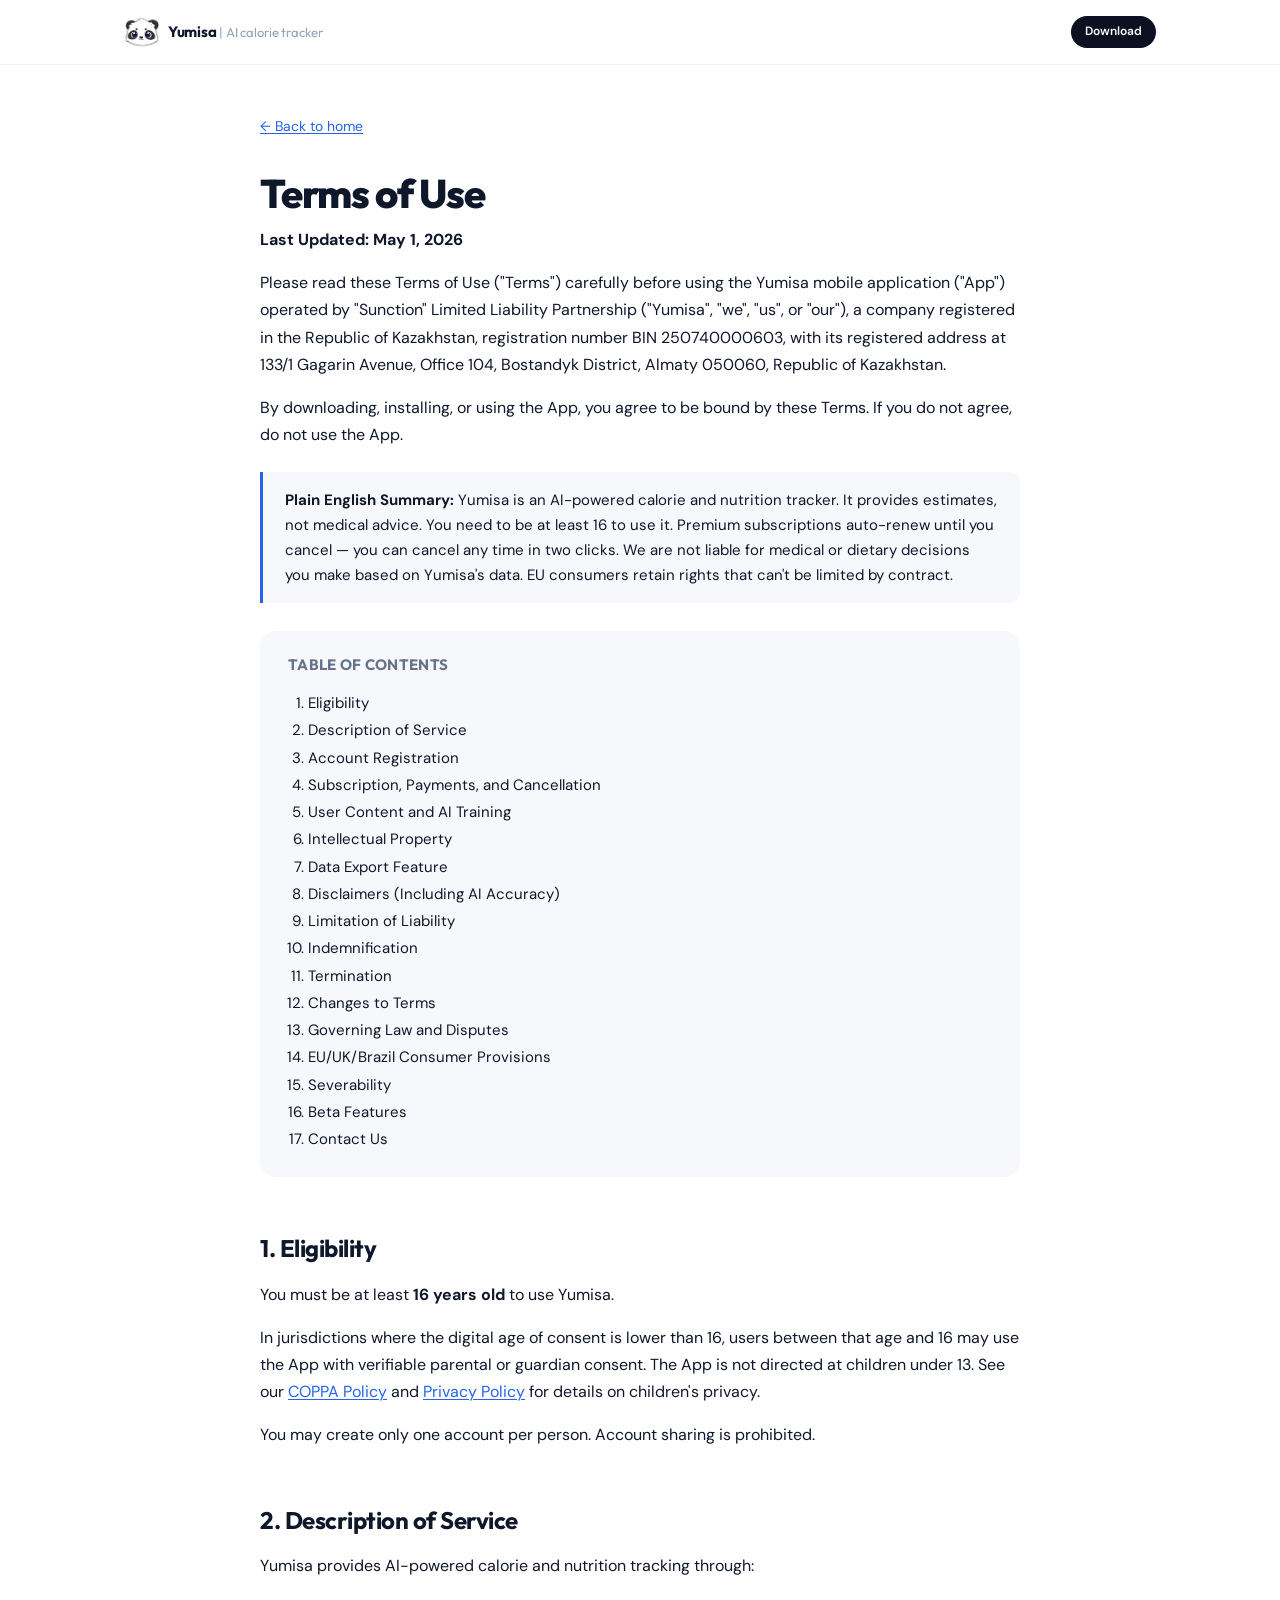
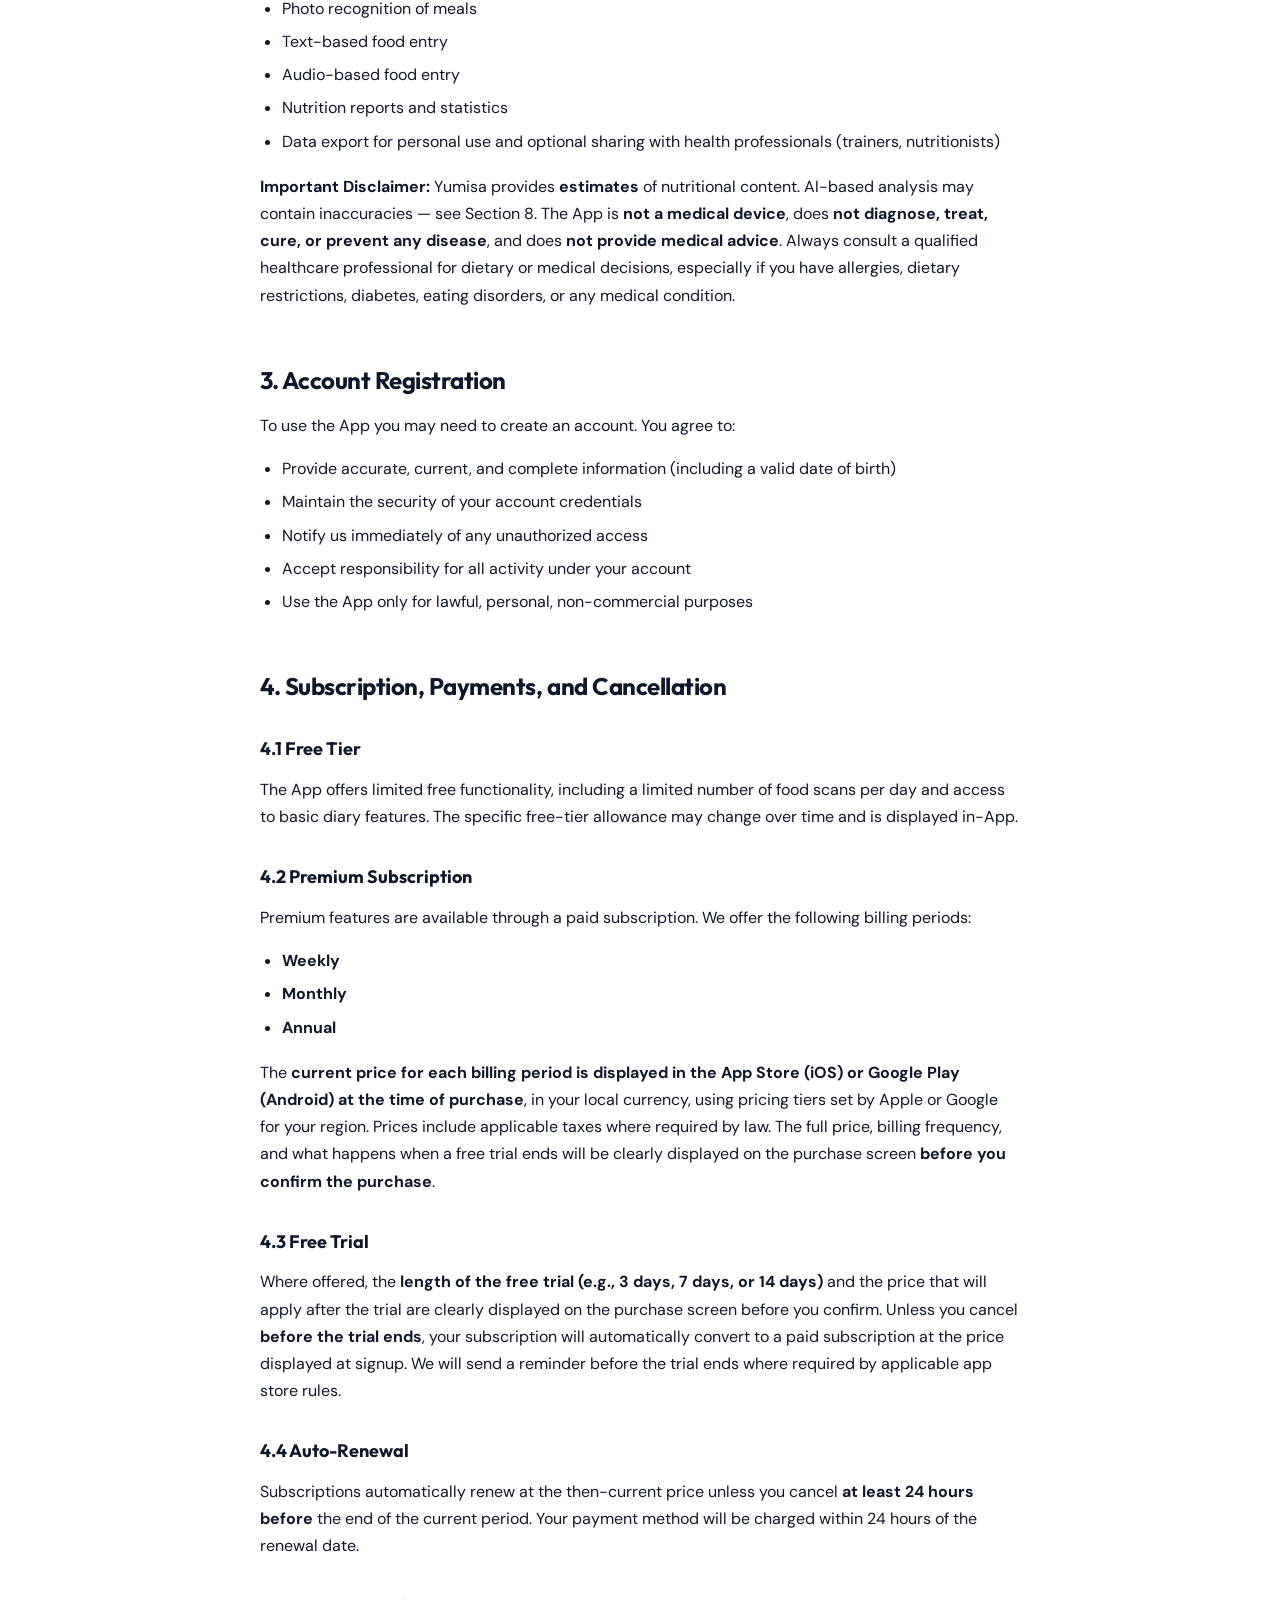
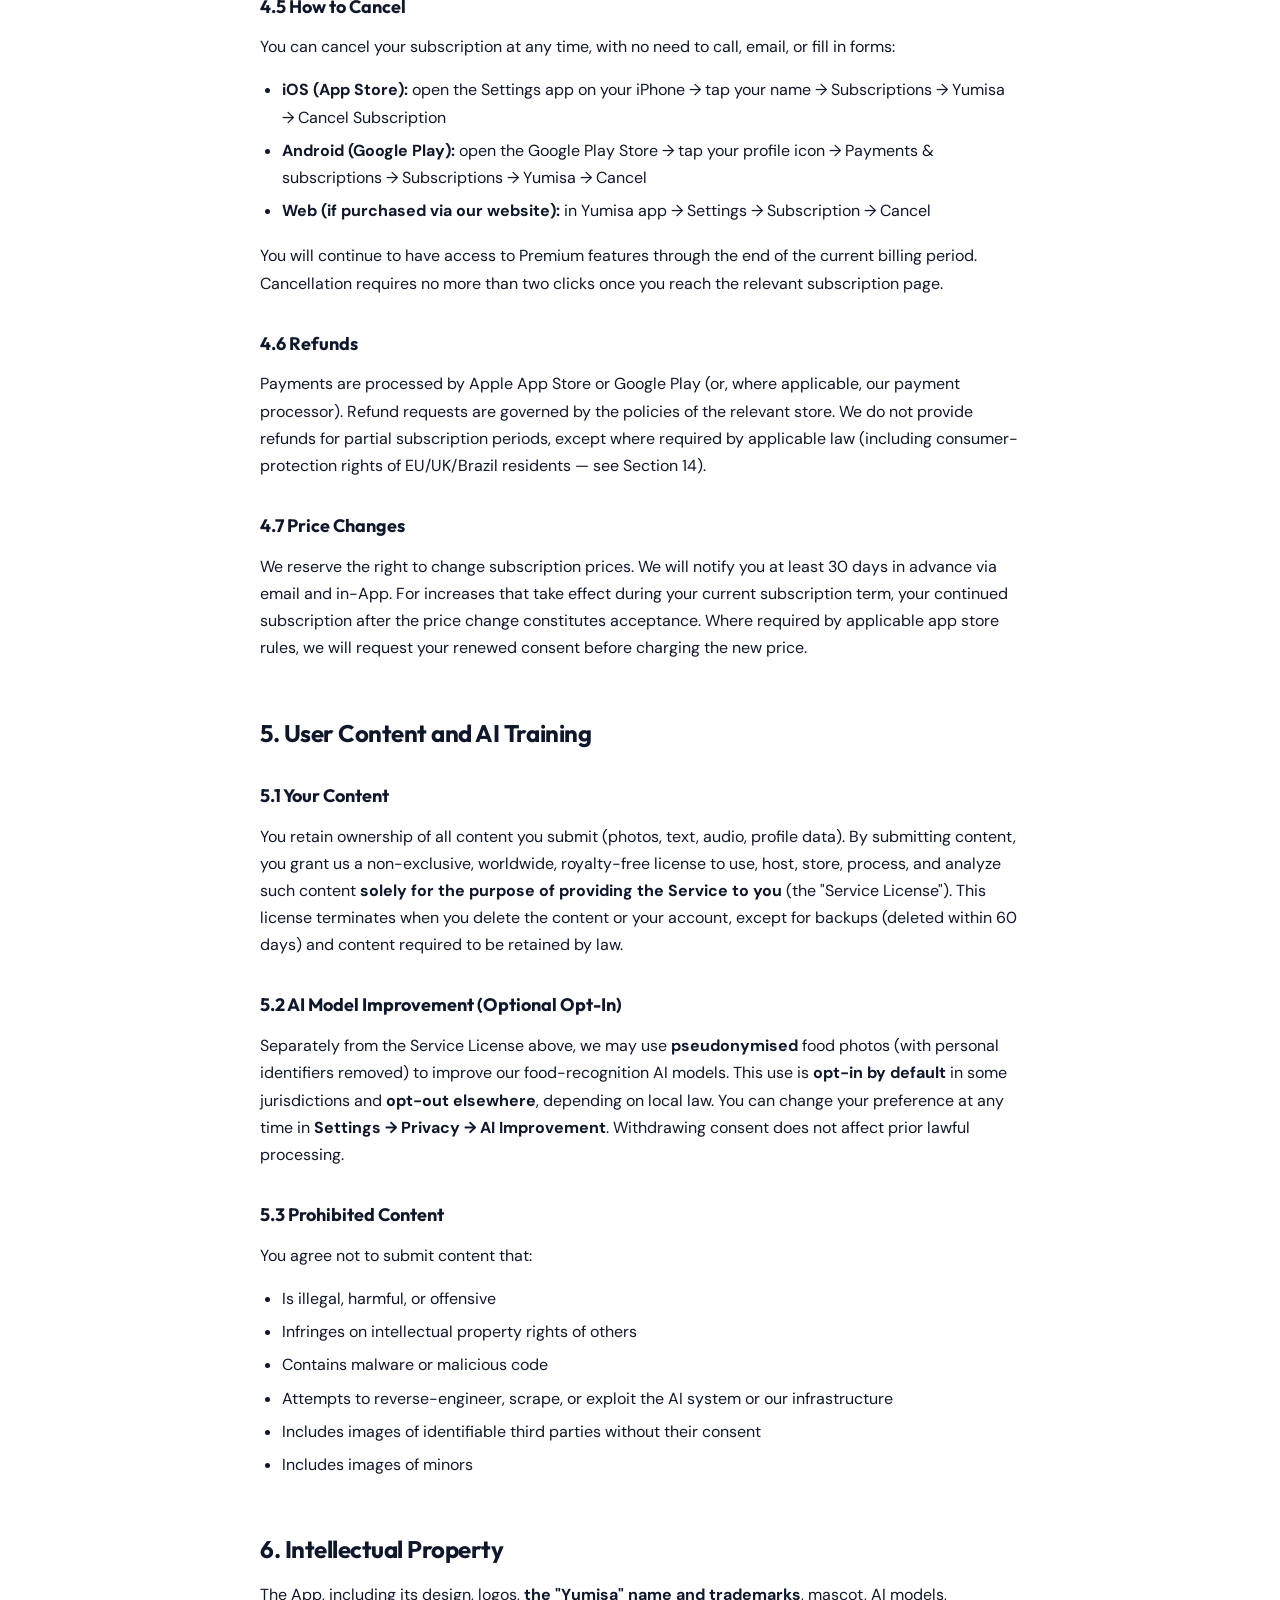
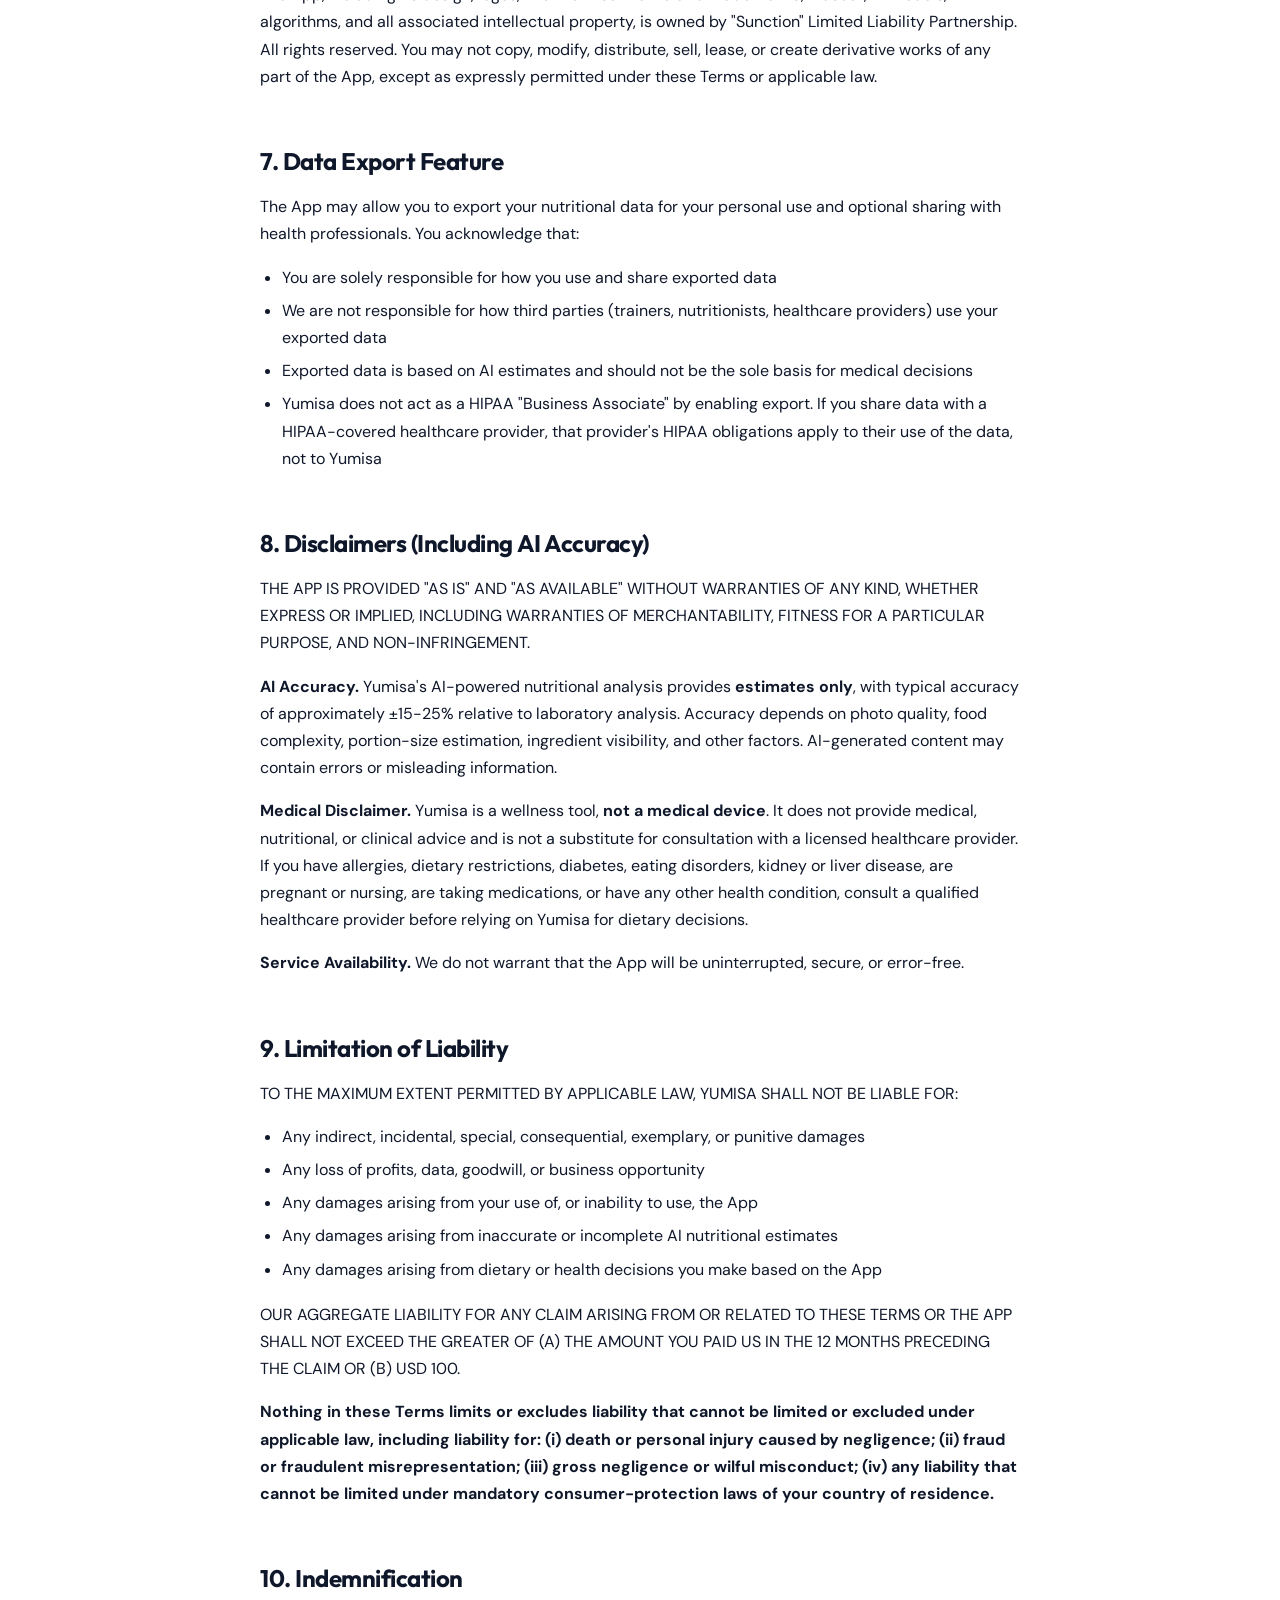
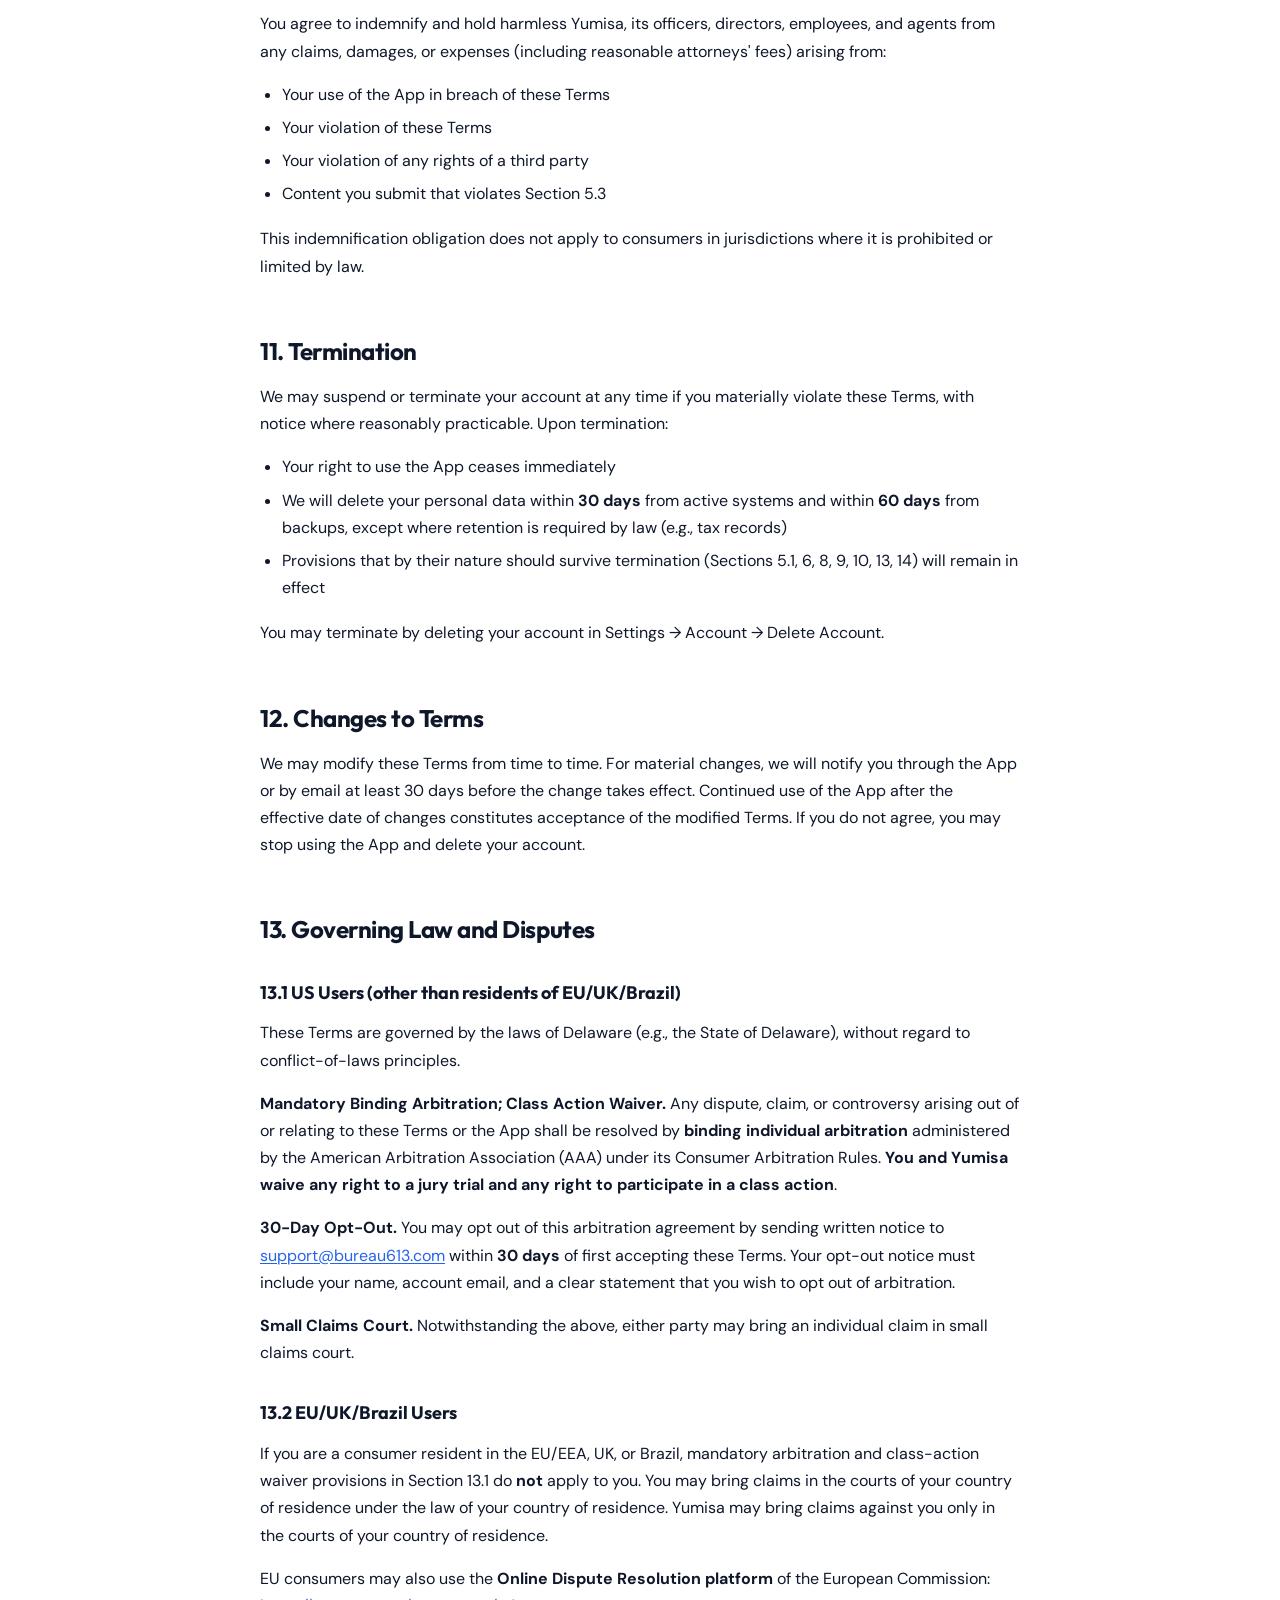
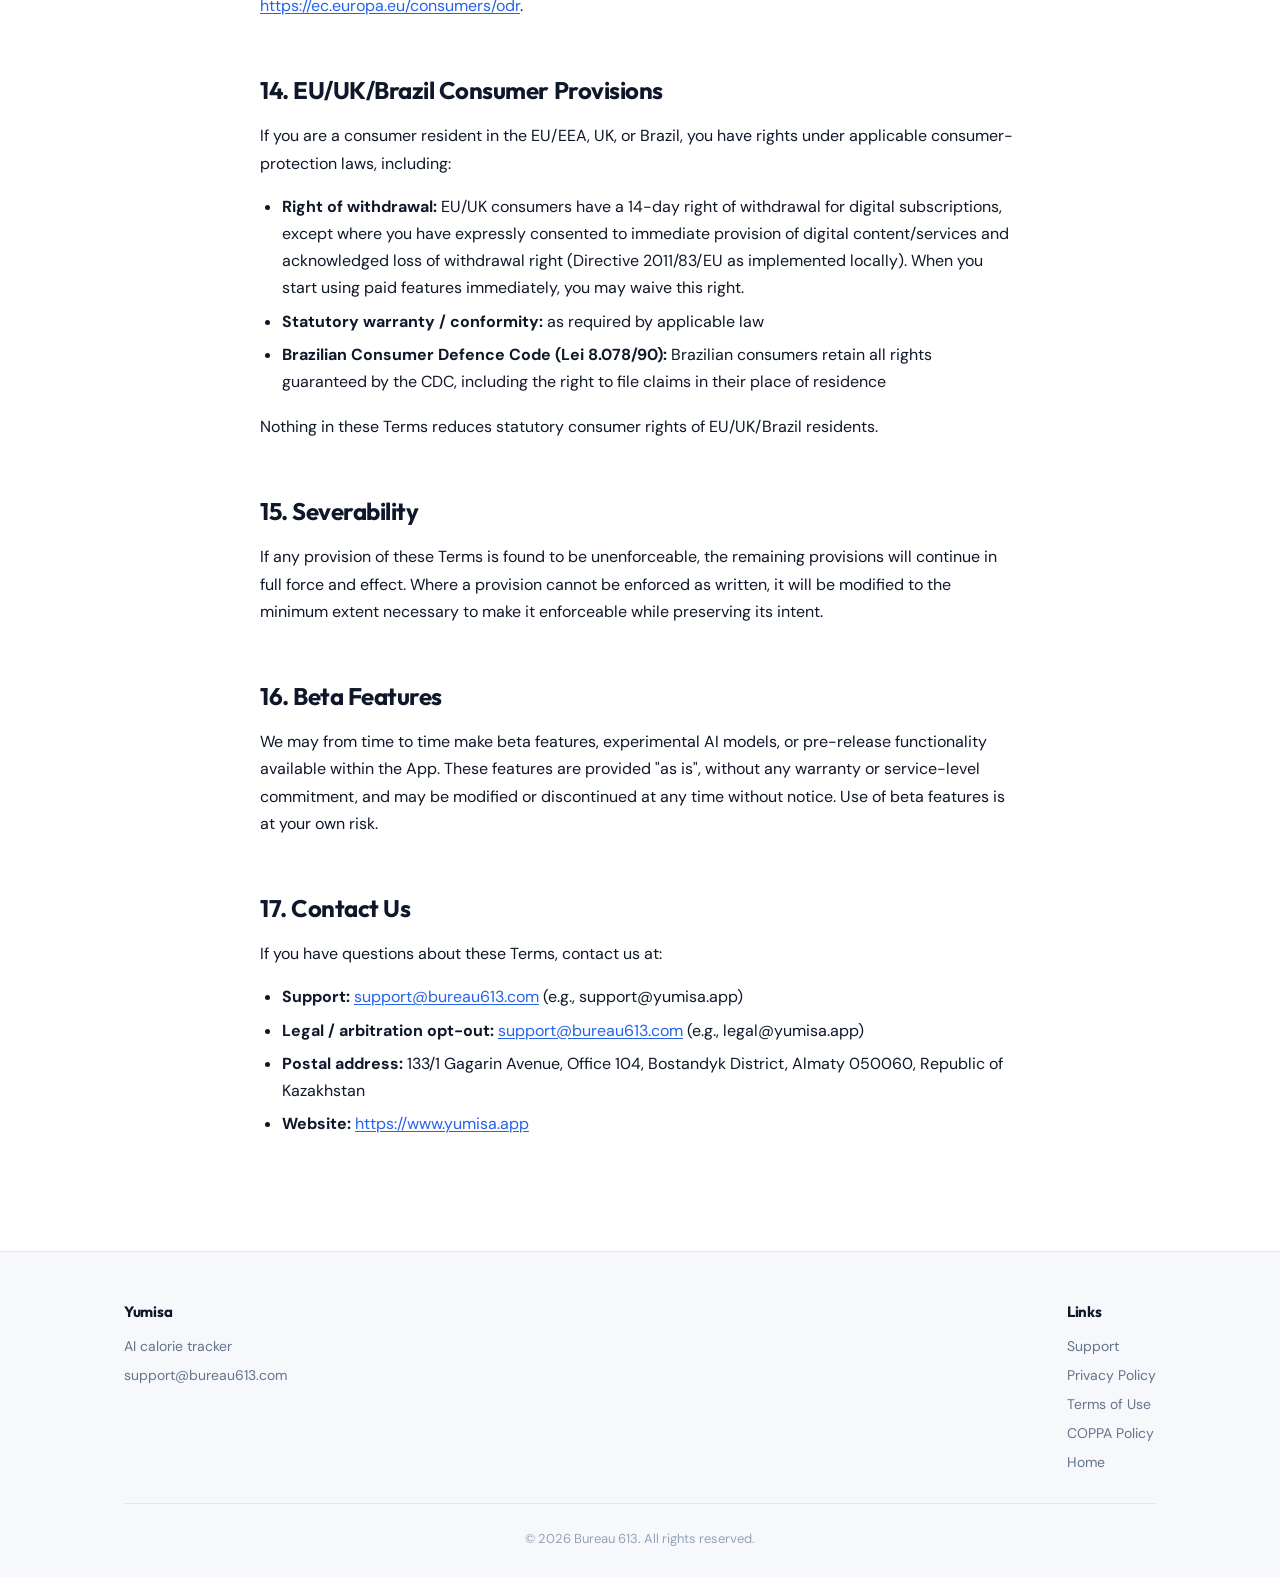
<file: terms-of-use.html>
<!DOCTYPE html>
<html lang="en" dir="ltr">
<head>
  <meta charset="UTF-8">
  <meta name="viewport" content="width=device-width, initial-scale=1.0">
  <title>Terms of Use — Yumisa</title>
  <meta name="description" content="Terms of Use for Yumisa — AI-powered calorie and nutrition tracker.">
  <meta name="robots" content="index, follow">
  <link rel="preconnect" href="https://fonts.googleapis.com">
  <link rel="preconnect" href="https://fonts.gstatic.com" crossorigin>
  <link href="https://fonts.googleapis.com/css2?family=DM+Sans:ital,opsz,wght@0,9..40,400;0,9..40,500;0,9..40,700;1,9..40,400&family=Outfit:wght@400;600;700;800;900&display=swap" rel="stylesheet">
  <link rel="stylesheet" href="styles.css">
</head>
<body>

  <header class="header">
    <div class="container header__inner">
      <a href="index.html" class="header__logo">
        <img src="logo.png" alt="Yumisa logo" class="header__logo-icon">
        <span class="header__logo-text"><strong>Yumisa</strong> <span class="header__logo-divider">|</span> <span class="header__logo-tagline">AI calorie tracker</span></span>
      </a>
      <a href="https://apps.apple.com/" class="header__cta" target="_blank" rel="noopener">Download</a>
    </div>
  </header>

  <main>
    <section class="legal">
      <div class="container">
        <div class="legal__inner">
          <a href="index.html" class="legal__back">← Back to home</a>

          <h1 class="legal__title">Terms of Use</h1>
          <p class="legal__meta"><strong>Last Updated: May 1, 2026</strong></p>

          <p class="legal__intro">Please read these Terms of Use ("Terms") carefully before using the Yumisa mobile application ("App") operated by "Sunction" Limited Liability Partnership ("Yumisa", "we", "us", or "our"), a company registered in the Republic of Kazakhstan, registration number BIN 250740000603, with its registered address at 133/1 Gagarin Avenue, Office 104, Bostandyk District, Almaty 050060, Republic of Kazakhstan.</p>

          <p>By downloading, installing, or using the App, you agree to be bound by these Terms. If you do not agree, do not use the App.</p>

          <blockquote>
            <p><strong>Plain English Summary:</strong> Yumisa is an AI-powered calorie and nutrition tracker. It provides estimates, not medical advice. You need to be at least 16 to use it. Premium subscriptions auto-renew until you cancel — you can cancel any time in two clicks. We are not liable for medical or dietary decisions you make based on Yumisa's data. EU consumers retain rights that can't be limited by contract.</p>
          </blockquote>

          <div class="legal__toc">
            <div class="legal__toc-title">Table of Contents</div>
            <ol>
              <li><a href="#s1">Eligibility</a></li>
              <li><a href="#s2">Description of Service</a></li>
              <li><a href="#s3">Account Registration</a></li>
              <li><a href="#s4">Subscription, Payments, and Cancellation</a></li>
              <li><a href="#s5">User Content and AI Training</a></li>
              <li><a href="#s6">Intellectual Property</a></li>
              <li><a href="#s7">Data Export Feature</a></li>
              <li><a href="#s8">Disclaimers (Including AI Accuracy)</a></li>
              <li><a href="#s9">Limitation of Liability</a></li>
              <li><a href="#s10">Indemnification</a></li>
              <li><a href="#s11">Termination</a></li>
              <li><a href="#s12">Changes to Terms</a></li>
              <li><a href="#s13">Governing Law and Disputes</a></li>
              <li><a href="#s14">EU/UK/Brazil Consumer Provisions</a></li>
              <li><a href="#s15">Severability</a></li>
              <li><a href="#s16">Beta Features</a></li>
              <li><a href="#s17">Contact Us</a></li>
            </ol>
          </div>

          <h2 id="s1">1. Eligibility</h2>

          <p>You must be at least <strong>16 years old</strong> to use Yumisa.</p>

          <p>In jurisdictions where the digital age of consent is lower than 16, users between that age and 16 may use the App with verifiable parental or guardian consent. The App is not directed at children under 13. See our <a href="coppa-policy.html">COPPA Policy</a> and <a href="privacy-policy.html">Privacy Policy</a> for details on children's privacy.</p>

          <p>You may create only one account per person. Account sharing is prohibited.</p>

          <h2 id="s2">2. Description of Service</h2>

          <p>Yumisa provides AI-powered calorie and nutrition tracking through:</p>
          <ul>
            <li>Photo recognition of meals</li>
            <li>Text-based food entry</li>
            <li>Audio-based food entry</li>
            <li>Nutrition reports and statistics</li>
            <li>Data export for personal use and optional sharing with health professionals (trainers, nutritionists)</li>
          </ul>

          <p><strong>Important Disclaimer:</strong> Yumisa provides <strong>estimates</strong> of nutritional content. AI-based analysis may contain inaccuracies — see Section 8. The App is <strong>not a medical device</strong>, does <strong>not diagnose, treat, cure, or prevent any disease</strong>, and does <strong>not provide medical advice</strong>. Always consult a qualified healthcare professional for dietary or medical decisions, especially if you have allergies, dietary restrictions, diabetes, eating disorders, or any medical condition.</p>

          <h2 id="s3">3. Account Registration</h2>

          <p>To use the App you may need to create an account. You agree to:</p>
          <ul>
            <li>Provide accurate, current, and complete information (including a valid date of birth)</li>
            <li>Maintain the security of your account credentials</li>
            <li>Notify us immediately of any unauthorized access</li>
            <li>Accept responsibility for all activity under your account</li>
            <li>Use the App only for lawful, personal, non-commercial purposes</li>
          </ul>

          <h2 id="s4">4. Subscription, Payments, and Cancellation</h2>

          <h3>4.1 Free Tier</h3>
          <p>The App offers limited free functionality, including a limited number of food scans per day and access to basic diary features. The specific free-tier allowance may change over time and is displayed in-App.</p>

          <h3>4.2 Premium Subscription</h3>
          <p>Premium features are available through a paid subscription. We offer the following billing periods:</p>
          <ul>
            <li><strong>Weekly</strong></li>
            <li><strong>Monthly</strong></li>
            <li><strong>Annual</strong></li>
          </ul>

          <p>The <strong>current price for each billing period is displayed in the App Store (iOS) or Google Play (Android) at the time of purchase</strong>, in your local currency, using pricing tiers set by Apple or Google for your region. Prices include applicable taxes where required by law. The full price, billing frequency, and what happens when a free trial ends will be clearly displayed on the purchase screen <strong>before you confirm the purchase</strong>.</p>

          <h3>4.3 Free Trial</h3>
          <p>Where offered, the <strong>length of the free trial (e.g., 3 days, 7 days, or 14 days)</strong> and the price that will apply after the trial are clearly displayed on the purchase screen before you confirm. Unless you cancel <strong>before the trial ends</strong>, your subscription will automatically convert to a paid subscription at the price displayed at signup. We will send a reminder before the trial ends where required by applicable app store rules.</p>

          <h3>4.4 Auto-Renewal</h3>
          <p>Subscriptions automatically renew at the then-current price unless you cancel <strong>at least 24 hours before</strong> the end of the current period. Your payment method will be charged within 24 hours of the renewal date.</p>

          <h3>4.5 How to Cancel</h3>
          <p>You can cancel your subscription at any time, with no need to call, email, or fill in forms:</p>
          <ul>
            <li><strong>iOS (App Store):</strong> open the Settings app on your iPhone → tap your name → Subscriptions → Yumisa → Cancel Subscription</li>
            <li><strong>Android (Google Play):</strong> open the Google Play Store → tap your profile icon → Payments &amp; subscriptions → Subscriptions → Yumisa → Cancel</li>
            <li><strong>Web (if purchased via our website):</strong> in Yumisa app → Settings → Subscription → Cancel</li>
          </ul>

          <p>You will continue to have access to Premium features through the end of the current billing period. Cancellation requires no more than two clicks once you reach the relevant subscription page.</p>

          <h3>4.6 Refunds</h3>
          <p>Payments are processed by Apple App Store or Google Play (or, where applicable, our payment processor). Refund requests are governed by the policies of the relevant store. We do not provide refunds for partial subscription periods, except where required by applicable law (including consumer-protection rights of EU/UK/Brazil residents — see Section 14).</p>

          <h3>4.7 Price Changes</h3>
          <p>We reserve the right to change subscription prices. We will notify you at least 30 days in advance via email and in-App. For increases that take effect during your current subscription term, your continued subscription after the price change constitutes acceptance. Where required by applicable app store rules, we will request your renewed consent before charging the new price.</p>

          <h2 id="s5">5. User Content and AI Training</h2>

          <h3>5.1 Your Content</h3>
          <p>You retain ownership of all content you submit (photos, text, audio, profile data). By submitting content, you grant us a non-exclusive, worldwide, royalty-free license to use, host, store, process, and analyze such content <strong>solely for the purpose of providing the Service to you</strong> (the "Service License"). This license terminates when you delete the content or your account, except for backups (deleted within 60 days) and content required to be retained by law.</p>

          <h3>5.2 AI Model Improvement (Optional Opt-In)</h3>
          <p>Separately from the Service License above, we may use <strong>pseudonymised</strong> food photos (with personal identifiers removed) to improve our food-recognition AI models. This use is <strong>opt-in by default</strong> in some jurisdictions and <strong>opt-out elsewhere</strong>, depending on local law. You can change your preference at any time in <strong>Settings → Privacy → AI Improvement</strong>. Withdrawing consent does not affect prior lawful processing.</p>

          <h3>5.3 Prohibited Content</h3>
          <p>You agree not to submit content that:</p>
          <ul>
            <li>Is illegal, harmful, or offensive</li>
            <li>Infringes on intellectual property rights of others</li>
            <li>Contains malware or malicious code</li>
            <li>Attempts to reverse-engineer, scrape, or exploit the AI system or our infrastructure</li>
            <li>Includes images of identifiable third parties without their consent</li>
            <li>Includes images of minors</li>
          </ul>

          <h2 id="s6">6. Intellectual Property</h2>

          <p>The App, including its design, logos, <strong>the "Yumisa" name and trademarks</strong>, mascot, AI models, algorithms, and all associated intellectual property, is owned by "Sunction" Limited Liability Partnership. All rights reserved. You may not copy, modify, distribute, sell, lease, or create derivative works of any part of the App, except as expressly permitted under these Terms or applicable law.</p>

          <h2 id="s7">7. Data Export Feature</h2>

          <p>The App may allow you to export your nutritional data for your personal use and optional sharing with health professionals. You acknowledge that:</p>
          <ul>
            <li>You are solely responsible for how you use and share exported data</li>
            <li>We are not responsible for how third parties (trainers, nutritionists, healthcare providers) use your exported data</li>
            <li>Exported data is based on AI estimates and should not be the sole basis for medical decisions</li>
            <li>Yumisa does not act as a HIPAA "Business Associate" by enabling export. If you share data with a HIPAA-covered healthcare provider, that provider's HIPAA obligations apply to their use of the data, not to Yumisa</li>
          </ul>

          <h2 id="s8">8. Disclaimers (Including AI Accuracy)</h2>

          <p>THE APP IS PROVIDED "AS IS" AND "AS AVAILABLE" WITHOUT WARRANTIES OF ANY KIND, WHETHER EXPRESS OR IMPLIED, INCLUDING WARRANTIES OF MERCHANTABILITY, FITNESS FOR A PARTICULAR PURPOSE, AND NON-INFRINGEMENT.</p>

          <p><strong>AI Accuracy.</strong> Yumisa's AI-powered nutritional analysis provides <strong>estimates only</strong>, with typical accuracy of approximately ±15-25% relative to laboratory analysis. Accuracy depends on photo quality, food complexity, portion-size estimation, ingredient visibility, and other factors. AI-generated content may contain errors or misleading information.</p>

          <p><strong>Medical Disclaimer.</strong> Yumisa is a wellness tool, <strong>not a medical device</strong>. It does not provide medical, nutritional, or clinical advice and is not a substitute for consultation with a licensed healthcare provider. If you have allergies, dietary restrictions, diabetes, eating disorders, kidney or liver disease, are pregnant or nursing, are taking medications, or have any other health condition, consult a qualified healthcare provider before relying on Yumisa for dietary decisions.</p>

          <p><strong>Service Availability.</strong> We do not warrant that the App will be uninterrupted, secure, or error-free.</p>

          <h2 id="s9">9. Limitation of Liability</h2>

          <p>TO THE MAXIMUM EXTENT PERMITTED BY APPLICABLE LAW, YUMISA SHALL NOT BE LIABLE FOR:</p>
          <ul>
            <li>Any indirect, incidental, special, consequential, exemplary, or punitive damages</li>
            <li>Any loss of profits, data, goodwill, or business opportunity</li>
            <li>Any damages arising from your use of, or inability to use, the App</li>
            <li>Any damages arising from inaccurate or incomplete AI nutritional estimates</li>
            <li>Any damages arising from dietary or health decisions you make based on the App</li>
          </ul>

          <p>OUR AGGREGATE LIABILITY FOR ANY CLAIM ARISING FROM OR RELATED TO THESE TERMS OR THE APP SHALL NOT EXCEED THE GREATER OF (A) THE AMOUNT YOU PAID US IN THE 12 MONTHS PRECEDING THE CLAIM OR (B) USD 100.</p>

          <p><strong>Nothing in these Terms limits or excludes liability that cannot be limited or excluded under applicable law, including liability for: (i) death or personal injury caused by negligence; (ii) fraud or fraudulent misrepresentation; (iii) gross negligence or wilful misconduct; (iv) any liability that cannot be limited under mandatory consumer-protection laws of your country of residence.</strong></p>

          <h2 id="s10">10. Indemnification</h2>

          <p>You agree to indemnify and hold harmless Yumisa, its officers, directors, employees, and agents from any claims, damages, or expenses (including reasonable attorneys' fees) arising from:</p>
          <ul>
            <li>Your use of the App in breach of these Terms</li>
            <li>Your violation of these Terms</li>
            <li>Your violation of any rights of a third party</li>
            <li>Content you submit that violates Section 5.3</li>
          </ul>

          <p>This indemnification obligation does not apply to consumers in jurisdictions where it is prohibited or limited by law.</p>

          <h2 id="s11">11. Termination</h2>

          <p>We may suspend or terminate your account at any time if you materially violate these Terms, with notice where reasonably practicable. Upon termination:</p>
          <ul>
            <li>Your right to use the App ceases immediately</li>
            <li>We will delete your personal data within <strong>30 days</strong> from active systems and within <strong>60 days</strong> from backups, except where retention is required by law (e.g., tax records)</li>
            <li>Provisions that by their nature should survive termination (Sections 5.1, 6, 8, 9, 10, 13, 14) will remain in effect</li>
          </ul>

          <p>You may terminate by deleting your account in Settings → Account → Delete Account.</p>

          <h2 id="s12">12. Changes to Terms</h2>

          <p>We may modify these Terms from time to time. For material changes, we will notify you through the App or by email at least 30 days before the change takes effect. Continued use of the App after the effective date of changes constitutes acceptance of the modified Terms. If you do not agree, you may stop using the App and delete your account.</p>

          <h2 id="s13">13. Governing Law and Disputes</h2>

          <h3>13.1 US Users (other than residents of EU/UK/Brazil)</h3>

          <p>These Terms are governed by the laws of Delaware (e.g., the State of Delaware), without regard to conflict-of-laws principles.</p>

          <p><strong>Mandatory Binding Arbitration; Class Action Waiver.</strong> Any dispute, claim, or controversy arising out of or relating to these Terms or the App shall be resolved by <strong>binding individual arbitration</strong> administered by the American Arbitration Association (AAA) under its Consumer Arbitration Rules. <strong>You and Yumisa waive any right to a jury trial and any right to participate in a class action</strong>.</p>

          <p><strong>30-Day Opt-Out.</strong> You may opt out of this arbitration agreement by sending written notice to <a href="mailto:support@bureau613.com">support@bureau613.com</a> within <strong>30 days</strong> of first accepting these Terms. Your opt-out notice must include your name, account email, and a clear statement that you wish to opt out of arbitration.</p>

          <p><strong>Small Claims Court.</strong> Notwithstanding the above, either party may bring an individual claim in small claims court.</p>

          <h3>13.2 EU/UK/Brazil Users</h3>

          <p>If you are a consumer resident in the EU/EEA, UK, or Brazil, mandatory arbitration and class-action waiver provisions in Section 13.1 do <strong>not</strong> apply to you. You may bring claims in the courts of your country of residence under the law of your country of residence. Yumisa may bring claims against you only in the courts of your country of residence.</p>

          <p>EU consumers may also use the <strong>Online Dispute Resolution platform</strong> of the European Commission: <a href="https://ec.europa.eu/consumers/odr">https://ec.europa.eu/consumers/odr</a>.</p>

          <h2 id="s14">14. EU/UK/Brazil Consumer Provisions</h2>

          <p>If you are a consumer resident in the EU/EEA, UK, or Brazil, you have rights under applicable consumer-protection laws, including:</p>
          <ul>
            <li><strong>Right of withdrawal:</strong> EU/UK consumers have a 14-day right of withdrawal for digital subscriptions, except where you have expressly consented to immediate provision of digital content/services and acknowledged loss of withdrawal right (Directive 2011/83/EU as implemented locally). When you start using paid features immediately, you may waive this right.</li>
            <li><strong>Statutory warranty / conformity:</strong> as required by applicable law</li>
            <li><strong>Brazilian Consumer Defence Code (Lei 8.078/90):</strong> Brazilian consumers retain all rights guaranteed by the CDC, including the right to file claims in their place of residence</li>
          </ul>

          <p>Nothing in these Terms reduces statutory consumer rights of EU/UK/Brazil residents.</p>

          <h2 id="s15">15. Severability</h2>

          <p>If any provision of these Terms is found to be unenforceable, the remaining provisions will continue in full force and effect. Where a provision cannot be enforced as written, it will be modified to the minimum extent necessary to make it enforceable while preserving its intent.</p>

          <h2 id="s16">16. Beta Features</h2>

          <p>We may from time to time make beta features, experimental AI models, or pre-release functionality available within the App. These features are provided "as is", without any warranty or service-level commitment, and may be modified or discontinued at any time without notice. Use of beta features is at your own risk.</p>

          <h2 id="s17">17. Contact Us</h2>

          <p>If you have questions about these Terms, contact us at:</p>
          <ul>
            <li><strong>Support:</strong> <a href="mailto:support@bureau613.com">support@bureau613.com</a> (e.g., support@yumisa.app)</li>
            <li><strong>Legal / arbitration opt-out:</strong> <a href="mailto:support@bureau613.com">support@bureau613.com</a> (e.g., legal@yumisa.app)</li>
            <li><strong>Postal address:</strong> 133/1 Gagarin Avenue, Office 104, Bostandyk District, Almaty 050060, Republic of Kazakhstan</li>
            <li><strong>Website:</strong> <a href="https://www.yumisa.app">https://www.yumisa.app</a></li>
          </ul>
        </div>
      </div>
    </section>
  </main>

  <footer class="footer">
    <div class="container footer__inner">
      <div class="footer__col">
        <strong class="footer__heading">Yumisa</strong>
        <span class="footer__text">AI calorie tracker</span>
        <a href="mailto:support@bureau613.com" class="footer__link">support@bureau613.com</a>
      </div>
      <div class="footer__col">
        <strong class="footer__heading">Links</strong>
        <a href="support.html" class="footer__link">Support</a>
        <a href="privacy-policy.html" class="footer__link">Privacy Policy</a>
        <a href="terms-of-use.html" class="footer__link">Terms of Use</a>
        <a href="coppa-policy.html" class="footer__link">COPPA Policy</a>
        <a href="index.html" class="footer__link">Home</a>
      </div>
    </div>
    <div class="container">
      <p class="footer__copy">&copy; 2026 Bureau 613. All rights reserved.</p>
    </div>
  </footer>

</body>
</html>
</file>
<file: styles.css>
/* === Reset & Variables === */
*,
*::before,
*::after {
  margin: 0;
  padding: 0;
  box-sizing: border-box;
}

:root {
  --color-bg: #FFFFFF;
  --color-bg-alt: #F7F8FC;
  --color-bg-dark: #0B1120;
  --color-accent: #2563EB;
  --color-accent-light: #3B82F6;
  --color-text: #0F172A;
  --color-text-secondary: #64748B;
  --color-text-muted: #94A3B8;
  --color-border: #E2E8F0;
  --color-icon-bg: #EEF2FF;
  --color-card-shadow: rgba(15, 23, 42, 0.06);
  --font-display: 'Outfit', -apple-system, sans-serif;
  --font-body: 'DM Sans', -apple-system, sans-serif;
  --container-max: 1080px;
  --radius-sm: 10px;
  --radius-md: 16px;
  --radius-lg: 28px;
  --radius-xl: 36px;
}

html {
  font-size: 16px;
  -webkit-font-smoothing: antialiased;
  -moz-osx-font-smoothing: grayscale;
  scroll-behavior: smooth;
}

body {
  font-family: var(--font-body);
  color: var(--color-text);
  background: var(--color-bg);
  line-height: 1.65;
  overflow-x: hidden;
}

img {
  max-width: 100%;
  display: block;
}

a {
  text-decoration: none;
  color: inherit;
}

/* === Animations === */
@keyframes fadeUp {
  from {
    opacity: 0;
    transform: translateY(28px);
  }
  to {
    opacity: 1;
    transform: translateY(0);
  }
}

.anim-fade {
  opacity: 0;
  transform: translateY(28px);
}

.anim-visible {
  animation: fadeUp 0.7s cubic-bezier(0.22, 1, 0.36, 1) forwards;
}

/* === Layout === */
.container {
  width: 100%;
  max-width: var(--container-max);
  margin: 0 auto;
  padding: 0 24px;
}

/* === Header === */
.header {
  position: sticky;
  top: 0;
  z-index: 100;
  background: rgba(255, 255, 255, 0.85);
  backdrop-filter: blur(16px);
  -webkit-backdrop-filter: blur(16px);
  border-bottom: 1px solid rgba(226, 232, 240, 0.6);
}

.header__inner {
  display: flex;
  justify-content: space-between;
  align-items: center;
  height: 64px;
}

.header__logo {
  display: flex;
  align-items: center;
  gap: 8px;
  min-width: 0;
  overflow: hidden;
}

.header__logo-icon {
  width: 36px;
  height: 36px;
  object-fit: contain;
  display: block;
  flex-shrink: 0;
}

.header__logo-text {
  font-family: var(--font-display);
  font-size: 13px;
  color: var(--color-text-muted);
  letter-spacing: -0.01em;
  white-space: nowrap;
}

.header__logo-text strong {
  font-size: 15px;
  font-weight: 700;
  color: var(--color-text);
  letter-spacing: -0.02em;
}

.header__logo-divider,
.header__logo-tagline {
  display: none;
}

@media (min-width: 768px) {
  .header__logo-divider,
  .header__logo-tagline {
    display: inline;
  }
}

.header__lang {
  font-family: var(--font-body);
  font-size: 13px;
  color: var(--color-text-secondary);
  cursor: pointer;
  padding: 6px 12px;
  border-radius: var(--radius-sm);
  transition: background 0.2s;
}

.header__lang:hover {
  background: var(--color-bg-alt);
}

.header__cta {
  font-family: var(--font-body);
  font-size: 12px;
  font-weight: 600;
  color: #FFFFFF;
  background: var(--color-bg-dark);
  padding: 6px 14px;
  border-radius: 100px;
  transition: all 0.25s;
  white-space: nowrap;
  flex-shrink: 0;
}

.header__cta:hover {
  background: var(--color-accent);
}

/* === Shared: Store Buttons (legacy) === */
.store-buttons {
  display: flex;
  gap: 12px;
  flex-wrap: wrap;
}

.store-button {
  display: inline-flex;
  align-items: center;
  gap: 8px;
  padding: 14px 28px;
  border-radius: var(--radius-sm);
  font-family: var(--font-body);
  font-size: 15px;
  font-weight: 600;
  text-align: center;
  transition: all 0.25s cubic-bezier(0.22, 1, 0.36, 1);
  letter-spacing: -0.01em;
}

.store-button:hover {
  transform: translateY(-2px);
  box-shadow: 0 8px 24px rgba(15, 23, 42, 0.15);
}

.store-button--dark {
  background: var(--color-bg-dark);
  color: #FFFFFF;
}

.store-button--light {
  background: #FFFFFF;
  color: var(--color-bg-dark);
}

.store-button--light:hover {
  box-shadow: 0 8px 24px rgba(255, 255, 255, 0.2);
}

/* === Shared: Download Button === */
.download-wrap {
  display: flex;
}

.download-wrap--center {
  justify-content: center;
}

.download-button {
  display: inline-block;
  padding: 16px 48px;
  border-radius: 100px;
  font-family: var(--font-body);
  font-size: 16px;
  font-weight: 700;
  text-align: center;
  background: var(--color-bg-dark);
  color: #FFFFFF;
  transition: all 0.25s cubic-bezier(0.22, 1, 0.36, 1);
  letter-spacing: -0.01em;
}

.download-button:hover {
  transform: translateY(-2px);
  box-shadow: 0 12px 32px rgba(15, 23, 42, 0.2);
  background: #1E293B;
}

.download-button--light {
  background: #FFFFFF;
  color: var(--color-bg-dark);
}

.download-button--light:hover {
  background: #F8FAFC;
  box-shadow: 0 12px 32px rgba(255, 255, 255, 0.15);
}

/* === Shared: Phone Frame (iPhone 17 Pro) === */
.phone-frame {
  width: 220px;
  aspect-ratio: 1290 / 2796;
  background: #1A1A1A;
  border-radius: 40px;
  padding: 8px;
  position: relative;
  flex-shrink: 0;
  box-shadow:
    0 32px 64px rgba(15, 23, 42, 0.18),
    0 12px 24px rgba(15, 23, 42, 0.10),
    inset 0 0 0 1.5px rgba(255, 255, 255, 0.12);
}

/* Side button — volume */
.phone-frame::before {
  content: '';
  position: absolute;
  left: -2.5px;
  top: 22%;
  width: 2.5px;
  height: 28px;
  background: #2A2A2A;
  border-radius: 2px 0 0 2px;
}

/* Side button — power */
.phone-frame::after {
  content: '';
  position: absolute;
  right: -2.5px;
  top: 28%;
  width: 2.5px;
  height: 40px;
  background: #2A2A2A;
  border-radius: 0 2px 2px 0;
}

.phone-frame__screen {
  width: 100%;
  height: 100%;
  background: linear-gradient(160deg, #EEF2FF 0%, #E0E7FF 40%, #C7D2FE 100%);
  border-radius: 32px;
  display: flex;
  flex-direction: column;
  align-items: center;
  justify-content: center;
  gap: 8px;
  overflow: hidden;
  position: relative;
  transition: opacity 0.3s;
}

/* Dynamic Island */
.phone-frame__notch {
  position: absolute;
  top: 10px;
  left: 50%;
  transform: translateX(-50%);
  width: 72px;
  height: 22px;
  background: #000000;
  border-radius: 20px;
  z-index: 2;
}

.phone-frame__placeholder {
  font-family: var(--font-body);
  font-size: 13px;
  color: var(--color-text-muted);
}

.phone-frame__img {
  width: 100%;
  height: 100%;
  object-fit: cover;
  object-position: top;
  border-radius: 32px;
}

/* Home indicator */
.phone-frame__screen::after {
  content: '';
  position: absolute;
  bottom: 6px;
  left: 50%;
  transform: translateX(-50%);
  width: 80px;
  height: 4px;
  background: rgba(0, 0, 0, 0.2);
  border-radius: 2px;
  z-index: 2;
}

.phone-mockup__icon {
  font-size: 42px;
}

.phone-mockup__label {
  font-family: var(--font-display);
  font-size: 14px;
  font-weight: 600;
  color: var(--color-text-secondary);
  letter-spacing: -0.01em;
}

/* === Section: Hero === */
.hero {
  padding: 64px 0 72px;
  position: relative;
  overflow: hidden;
}

.hero__bg {
  position: absolute;
  top: -40%;
  right: -20%;
  width: 700px;
  height: 700px;
  background: radial-gradient(circle, rgba(37, 99, 235, 0.06) 0%, transparent 70%);
  pointer-events: none;
}

.hero__inner {
  display: flex;
  flex-direction: column;
  gap: 48px;
  align-items: center;
  position: relative;
}

.hero__content {
  text-align: center;
}

.hero .store-buttons,
.hero .download-wrap {
  justify-content: center;
}

.hero__badge {
  display: inline-block;
  font-family: var(--font-body);
  font-size: 13px;
  font-weight: 500;
  color: var(--color-accent);
  background: var(--color-icon-bg);
  padding: 6px 16px;
  border-radius: 100px;
  margin-bottom: 20px;
  letter-spacing: 0.02em;
}

.hero__title {
  font-family: var(--font-display);
  font-size: 40px;
  font-weight: 800;
  line-height: 1.15;
  margin-bottom: 18px;
  letter-spacing: -0.03em;
}

.hero__title-accent {
  background: linear-gradient(135deg, var(--color-accent) 0%, #7C3AED 100%);
  -webkit-background-clip: text;
  -webkit-text-fill-color: transparent;
  background-clip: text;
}

.hero__subtitle {
  font-size: 17px;
  color: var(--color-text-secondary);
  margin-bottom: 32px;
  line-height: 1.6;
  max-width: 480px;
  margin-left: auto;
  margin-right: auto;
}

.hero__phone {
  display: flex;
  justify-content: center;
}

/* === Shared: Section Titles === */
.section-title {
  font-family: var(--font-display);
  font-size: 28px;
  font-weight: 800;
  text-align: center;
  margin-bottom: 10px;
  letter-spacing: -0.03em;
}

.section-subtitle {
  font-size: 16px;
  color: var(--color-text-secondary);
  text-align: center;
  margin-bottom: 40px;
  max-width: 480px;
  margin-left: auto;
  margin-right: auto;
  line-height: 1.6;
}

/* === Section: Pains === */
.pains {
  padding: 72px 0;
  background: var(--color-bg-alt);
  position: relative;
}

.pains__grid {
  display: flex;
  flex-direction: column;
  gap: 16px;
}

.pain-card {
  background: var(--color-bg);
  border: 1px solid var(--color-border);
  border-radius: var(--radius-md);
  padding: 28px 24px;
  transition: all 0.3s cubic-bezier(0.22, 1, 0.36, 1);
}

.pain-card:hover {
  transform: translateY(-4px);
  box-shadow: 0 12px 32px var(--color-card-shadow);
  border-color: transparent;
}

.pain-card__icon-wrap {
  width: 48px;
  height: 48px;
  background: var(--color-icon-bg);
  border-radius: var(--radius-sm);
  display: flex;
  align-items: center;
  justify-content: center;
  margin-bottom: 16px;
}

.pain-card__icon {
  font-size: 24px;
}

.pain-card__title {
  font-family: var(--font-display);
  font-size: 16px;
  font-weight: 700;
  margin-bottom: 8px;
  letter-spacing: -0.02em;
  line-height: 1.35;
}

.pain-card__text {
  font-size: 14px;
  color: var(--color-text-secondary);
  line-height: 1.6;
}

/* === Section: Solution === */
.solution {
  padding: 72px 0;
}

.solution__list {
  display: flex;
  flex-direction: column;
  gap: 16px;
  max-width: 600px;
  margin: 0 auto;
}

.solution-item {
  display: flex;
  align-items: flex-start;
  gap: 20px;
  background: var(--color-bg-alt);
  border-radius: var(--radius-md);
  padding: 24px;
  transition: all 0.3s cubic-bezier(0.22, 1, 0.36, 1);
  border: 1px solid transparent;
}

.solution-item:hover {
  background: var(--color-bg);
  border-color: var(--color-border);
  box-shadow: 0 8px 24px var(--color-card-shadow);
}

.solution-item__number {
  font-family: var(--font-display);
  font-size: 28px;
  font-weight: 800;
  color: var(--color-accent);
  opacity: 0.3;
  line-height: 1;
  flex-shrink: 0;
  letter-spacing: -0.03em;
  padding-top: 2px;
}

.solution-item__title {
  font-family: var(--font-display);
  font-size: 16px;
  font-weight: 700;
  margin-bottom: 4px;
  letter-spacing: -0.02em;
}

.solution-item__text {
  font-size: 14px;
  color: var(--color-text-secondary);
  line-height: 1.6;
}

/* === Section: Features === */
.features {
  padding: 72px 0;
  background: var(--color-bg-alt);
}

.features__inner {
  display: flex;
  flex-direction: column;
  gap: 32px;
  align-items: center;
  margin-top: 36px;
}

.features__phone {
  display: flex;
  justify-content: center;
}

.phone-frame--feature {
  width: 200px;
}

/* Mobile: text below phone */
.features__mobile-text {
  text-align: center;
  padding: 0 12px;
}

.feature-mobile__title {
  font-family: var(--font-display);
  font-size: 17px;
  font-weight: 700;
  margin-bottom: 6px;
  letter-spacing: -0.02em;
}

.feature-mobile__text {
  font-size: 15px;
  color: var(--color-text-secondary);
  line-height: 1.6;
}

/* Desktop: card list (hidden on mobile) */
.features__list {
  display: none;
  flex-direction: column;
  gap: 12px;
  width: 100%;
}

.feature-card {
  display: flex;
  align-items: center;
  gap: 14px;
  background: var(--color-bg);
  border: 1px solid var(--color-border);
  border-radius: var(--radius-md);
  padding: 18px 20px;
  cursor: pointer;
  opacity: 0.6;
  transition: all 0.3s cubic-bezier(0.22, 1, 0.36, 1);
  text-align: left;
  font-family: inherit;
  font-size: inherit;
  color: inherit;
  width: 100%;
}

.feature-card:hover {
  opacity: 0.85;
  border-color: var(--color-accent-light);
}

.feature-card--active {
  border: 2px solid var(--color-accent);
  opacity: 1;
  background: var(--color-bg);
  box-shadow: 0 4px 16px rgba(37, 99, 235, 0.1);
}

.feature-card--active:hover {
  opacity: 1;
}

.feature-card__icon {
  font-size: 24px;
  flex-shrink: 0;
  width: 44px;
  height: 44px;
  background: var(--color-icon-bg);
  border-radius: var(--radius-sm);
  display: flex;
  align-items: center;
  justify-content: center;
}

.feature-card__title {
  font-family: var(--font-display);
  font-size: 15px;
  font-weight: 700;
  margin-bottom: 2px;
  letter-spacing: -0.02em;
}

.feature-card__text {
  font-size: 13px;
  color: var(--color-text-secondary);
  line-height: 1.5;
}

.features__dots {
  display: flex;
  gap: 8px;
  justify-content: center;
  margin-top: 28px;
}

.dot {
  width: 8px;
  height: 8px;
  border-radius: 50%;
  background: var(--color-border);
  cursor: pointer;
  transition: all 0.25s;
}

.dot--active {
  background: var(--color-accent);
  width: 24px;
  border-radius: 4px;
}

/* === Section: CTA === */
.cta {
  padding: 80px 0;
  background: var(--color-bg-dark);
  text-align: center;
  position: relative;
  overflow: hidden;
}

.cta__glow {
  position: absolute;
  top: 50%;
  left: 50%;
  transform: translate(-50%, -50%);
  width: 600px;
  height: 400px;
  background: radial-gradient(circle, rgba(37, 99, 235, 0.15) 0%, transparent 70%);
  pointer-events: none;
}

.cta__title {
  font-family: var(--font-display);
  font-size: 30px;
  font-weight: 800;
  color: #FFFFFF;
  margin-bottom: 10px;
  letter-spacing: -0.03em;
  position: relative;
}

.cta__subtitle {
  font-size: 16px;
  color: var(--color-text-muted);
  margin-bottom: 32px;
  position: relative;
}

.store-buttons--center {
  justify-content: center;
  position: relative;
}

/* === Footer === */
.footer {
  padding: 48px 0 28px;
  background: var(--color-bg-alt);
  border-top: 1px solid var(--color-border);
}

.footer__inner {
  display: flex;
  flex-direction: column;
  gap: 32px;
  margin-bottom: 28px;
}

.footer__col {
  display: flex;
  flex-direction: column;
  gap: 6px;
}

.footer__heading {
  font-family: var(--font-display);
  font-size: 15px;
  font-weight: 700;
  color: var(--color-text);
  margin-bottom: 4px;
  letter-spacing: -0.02em;
}

.footer__text {
  font-size: 14px;
  color: var(--color-text-secondary);
}

.footer__link {
  font-size: 14px;
  color: var(--color-text-secondary);
  transition: color 0.2s;
}

.footer__link:hover {
  color: var(--color-accent);
}

.footer__lang-switch {
  font-size: 14px;
  color: var(--color-text-secondary);
  border: 1px solid var(--color-border);
  padding: 8px 16px;
  border-radius: var(--radius-sm);
  cursor: pointer;
  display: inline-block;
  transition: all 0.2s;
}

.footer__lang-switch:hover {
  border-color: var(--color-accent);
  color: var(--color-accent);
}

.footer__copy {
  text-align: center;
  font-size: 13px;
  color: var(--color-text-muted);
  padding-top: 24px;
  border-top: 1px solid var(--color-border);
}

/* === Language Picker === */
.lang-picker {
  position: relative;
}

.lang-picker__toggle {
  font-family: var(--font-body);
  font-size: 14px;
  color: var(--color-text-secondary);
  border: 1px solid var(--color-border);
  padding: 8px 16px;
  border-radius: var(--radius-sm);
  cursor: pointer;
  background: var(--color-bg);
  transition: all 0.2s;
  display: inline-block;
}

.lang-picker__toggle:hover {
  border-color: var(--color-accent);
  color: var(--color-accent);
}

.lang-picker__dropdown {
  display: none;
  position: absolute;
  bottom: 100%;
  left: 0;
  margin-bottom: 8px;
  background: var(--color-bg);
  border: 1px solid var(--color-border);
  border-radius: var(--radius-sm);
  box-shadow: 0 8px 24px var(--color-card-shadow);
  overflow: hidden;
  min-width: 160px;
  z-index: 50;
}

.lang-picker__dropdown--open {
  display: block;
}

.lang-picker__option {
  display: block;
  width: 100%;
  padding: 10px 16px;
  font-family: var(--font-body);
  font-size: 14px;
  color: var(--color-text);
  background: none;
  border: none;
  cursor: pointer;
  text-align: left;
  transition: background 0.15s;
}

.lang-picker__option:hover {
  background: var(--color-bg-alt);
}

.lang-picker__option--active {
  color: var(--color-accent);
  font-weight: 600;
}

/* === RTL Support === */
[dir="rtl"] {
  direction: rtl;
  text-align: right;
}

[dir="rtl"] .header__inner {
  flex-direction: row-reverse;
}

[dir="rtl"] .header__logo {
  flex-direction: row-reverse;
}

[dir="rtl"] .hero__inner {
  flex-direction: column;
}

[dir="rtl"] .hero__content {
  text-align: center;
}

[dir="rtl"] .hero .download-wrap {
  justify-content: center;
}

[dir="rtl"] .solution-item {
  flex-direction: row-reverse;
}

[dir="rtl"] .feature-card {
  flex-direction: row-reverse;
  text-align: right;
}

[dir="rtl"] .features__dots {
  direction: ltr;
}

[dir="rtl"] .pain-card {
  text-align: right;
}

[dir="rtl"] .section-title,
[dir="rtl"] .section-subtitle {
  text-align: center;
}

[dir="rtl"] .lang-picker__dropdown {
  left: auto;
  right: 0;
}

[dir="rtl"] .lang-picker__option {
  text-align: right;
}

[dir="rtl"] .footer__col {
  align-items: flex-start;
}

@media (min-width: 768px) {
  [dir="rtl"] .hero__inner {
    flex-direction: row-reverse;
  }

  [dir="rtl"] .hero__content {
    text-align: right;
  }

  [dir="rtl"] .hero .download-wrap {
    justify-content: flex-end;
  }

  [dir="rtl"] .features__inner {
    flex-direction: row-reverse;
  }

  [dir="rtl"] .footer__inner {
    flex-direction: row-reverse;
  }
}

/* === Desktop === */
@media (min-width: 768px) {
  .hero {
    padding: 80px 0 96px;
  }

  .hero__inner {
    flex-direction: row;
    gap: 56px;
  }

  .hero__content {
    flex: 1;
    text-align: left;
  }

  .hero .store-buttons,
  .hero .download-wrap {
    justify-content: flex-start;
  }

  .hero__title {
    font-size: 56px;
  }

  .hero__subtitle {
    font-size: 18px;
    margin-left: 0;
    max-width: none;
  }

  .hero__badge {
    margin-left: 0;
  }

  .pains__grid {
    flex-direction: row;
    gap: 20px;
  }

  .pain-card {
    flex: 1;
  }

  .section-title {
    font-size: 36px;
  }

  .features__inner {
    flex-direction: row;
    gap: 40px;
  }

  .features__mobile-text {
    display: none;
  }

  .features__list {
    display: flex;
    flex: 1;
  }

  .phone-frame--feature {
    width: 240px;
  }

  .cta__title {
    font-size: 40px;
  }

  .footer__inner {
    flex-direction: row;
    justify-content: space-between;
  }
}

/* === Legal pages (Privacy / Terms) === */
.legal {
  padding: 48px 0 96px;
  background: var(--color-bg);
}

.legal__inner {
  max-width: 760px;
  margin: 0 auto;
}

.legal__back {
  display: inline-flex;
  align-items: center;
  gap: 6px;
  font-size: 14px;
  color: var(--color-text-secondary);
  margin-bottom: 32px;
  transition: color 0.2s;
}

.legal__back:hover {
  color: var(--color-accent);
}

.legal__title {
  font-family: var(--font-display);
  font-size: 40px;
  font-weight: 800;
  letter-spacing: -0.03em;
  line-height: 1.15;
  margin-bottom: 10px;
  color: var(--color-text);
}

.legal__meta {
  font-size: 14px;
  color: var(--color-text-secondary);
  margin-bottom: 28px;
}

.legal__intro {
  font-size: 17px;
  line-height: 1.7;
  color: var(--color-text);
  margin-bottom: 20px;
}

.legal h2 {
  font-family: var(--font-display);
  font-size: 24px;
  font-weight: 700;
  letter-spacing: -0.02em;
  margin-top: 56px;
  margin-bottom: 16px;
  color: var(--color-text);
  line-height: 1.3;
}

.legal h3 {
  font-family: var(--font-display);
  font-size: 18px;
  font-weight: 700;
  margin-top: 32px;
  margin-bottom: 12px;
  color: var(--color-text);
}

.legal p {
  font-size: 16px;
  line-height: 1.7;
  color: var(--color-text);
  margin-bottom: 16px;
}

.legal ul,
.legal ol {
  padding-left: 22px;
  margin-bottom: 18px;
}

.legal li {
  font-size: 16px;
  line-height: 1.7;
  margin-bottom: 6px;
}

.legal strong {
  font-weight: 700;
  color: var(--color-text);
}

.legal a {
  color: var(--color-accent);
  text-decoration: underline;
  text-underline-offset: 2px;
  word-break: break-word;
}

.legal a:hover {
  text-decoration: none;
}

.legal blockquote {
  border-left: 3px solid var(--color-accent);
  background: var(--color-bg-alt);
  padding: 16px 22px;
  border-radius: 0 var(--radius-sm) var(--radius-sm) 0;
  margin: 24px 0 28px;
}

.legal blockquote p {
  margin-bottom: 0;
  font-size: 15px;
  line-height: 1.65;
}

.legal hr {
  border: 0;
  height: 1px;
  background: var(--color-border);
  margin: 40px 0;
}

.legal__toc {
  background: var(--color-bg-alt);
  border-radius: var(--radius-md);
  padding: 22px 28px;
  margin: 24px 0 0;
}

.legal__toc-title {
  font-family: var(--font-display);
  font-size: 15px;
  font-weight: 700;
  letter-spacing: 0.02em;
  text-transform: uppercase;
  color: var(--color-text-secondary);
  margin-bottom: 14px;
}

.legal__toc ol {
  margin-bottom: 0;
  padding-left: 20px;
}

.legal__toc li {
  margin-bottom: 4px;
  font-size: 15px;
  line-height: 1.55;
}

.legal__toc a {
  color: var(--color-text);
  text-decoration: none;
}

.legal__toc a:hover {
  color: var(--color-accent);
  text-decoration: underline;
}

.legal__table-wrap {
  overflow-x: auto;
  margin: 22px 0 28px;
  border-radius: var(--radius-sm);
  border: 1px solid var(--color-border);
}

.legal table {
  width: 100%;
  border-collapse: collapse;
  font-size: 14px;
  min-width: 480px;
}

.legal th,
.legal td {
  padding: 12px 16px;
  text-align: left;
  vertical-align: top;
  border-bottom: 1px solid var(--color-border);
  line-height: 1.55;
}

.legal th {
  background: var(--color-bg-alt);
  font-weight: 700;
  font-family: var(--font-display);
  letter-spacing: -0.01em;
}

.legal tr:last-child td {
  border-bottom: 0;
}

@media (max-width: 640px) {
  .legal {
    padding: 32px 0 64px;
  }

  .legal__title {
    font-size: 32px;
  }

  .legal h2 {
    font-size: 22px;
    margin-top: 44px;
  }

  .legal h3 {
    font-size: 17px;
  }

  .legal__toc {
    padding: 18px 22px;
  }
}

/* === Support page contact card === */
.support__contact {
  background: var(--color-bg-alt);
  border: 1px solid var(--color-border);
  border-radius: var(--radius-md);
  padding: 24px 28px;
  margin: 8px 0 40px;
}

.support__contact-row {
  display: grid;
  grid-template-columns: 1fr;
  gap: 16px;
}

@media (min-width: 640px) {
  .support__contact-row {
    grid-template-columns: repeat(3, 1fr);
    gap: 24px;
  }
}

.support__contact-item {
  display: flex;
  flex-direction: column;
  gap: 4px;
}

.support__contact-label {
  font-family: var(--font-display);
  font-size: 12px;
  font-weight: 700;
  letter-spacing: 0.08em;
  text-transform: uppercase;
  color: var(--color-text-muted);
}

.support__contact-value {
  font-size: 16px;
  font-weight: 600;
  color: var(--color-text);
  line-height: 1.45;
  word-break: break-word;
}

a.support__contact-value {
  color: var(--color-accent);
  text-decoration: none;
}

a.support__contact-value:hover {
  text-decoration: underline;
  text-underline-offset: 2px;
}

.support__contact-note {
  margin-top: 18px;
  padding-top: 16px;
  border-top: 1px solid var(--color-border);
  font-size: 14px;
  color: var(--color-text-secondary);
  line-height: 1.6;
  margin-bottom: 0;
}

/* === FAQ accordion === */
.faq {
  margin: 8px 0 32px;
  border-top: 1px solid var(--color-border);
}

.faq__item {
  border-bottom: 1px solid var(--color-border);
}

.faq__item[open] {
  background: var(--color-bg-alt);
}

.faq__q {
  position: relative;
  display: block;
  padding: 18px 44px 18px 4px;
  font-family: var(--font-display);
  font-size: 17px;
  font-weight: 700;
  color: var(--color-text);
  cursor: pointer;
  line-height: 1.4;
  letter-spacing: -0.01em;
  list-style: none;
  transition: color 0.15s ease;
}

.faq__q::-webkit-details-marker {
  display: none;
}

.faq__q::after {
  content: "";
  position: absolute;
  right: 12px;
  top: 50%;
  width: 10px;
  height: 10px;
  border-right: 2px solid var(--color-text-secondary);
  border-bottom: 2px solid var(--color-text-secondary);
  transform: translateY(-70%) rotate(45deg);
  transition: transform 0.25s ease, border-color 0.15s ease;
}

.faq__item[open] .faq__q::after {
  transform: translateY(-30%) rotate(-135deg);
  border-color: var(--color-accent);
}

.faq__q:hover {
  color: var(--color-accent);
}

.faq__q:hover::after {
  border-color: var(--color-accent);
}

.faq__q:focus-visible {
  outline: 2px solid var(--color-accent);
  outline-offset: 2px;
  border-radius: 4px;
}

.faq__a {
  padding: 0 44px 20px 4px;
}

.faq__a p {
  font-size: 15px;
  line-height: 1.7;
  margin-bottom: 12px;
}

.faq__a p:last-child {
  margin-bottom: 0;
}

.faq__a ul,
.faq__a ol {
  padding-left: 20px;
  margin-bottom: 12px;
}

.faq__a li {
  font-size: 15px;
  line-height: 1.7;
  margin-bottom: 4px;
}

@media (max-width: 640px) {
  .faq__q {
    font-size: 16px;
    padding: 16px 36px 16px 4px;
  }

  .faq__a {
    padding: 0 36px 16px 4px;
  }
}

[dir="rtl"] .faq__q {
  padding: 18px 4px 18px 44px;
}

[dir="rtl"] .faq__q::after {
  right: auto;
  left: 12px;
}

[dir="rtl"] .faq__a {
  padding: 0 4px 20px 44px;
}
</file>
